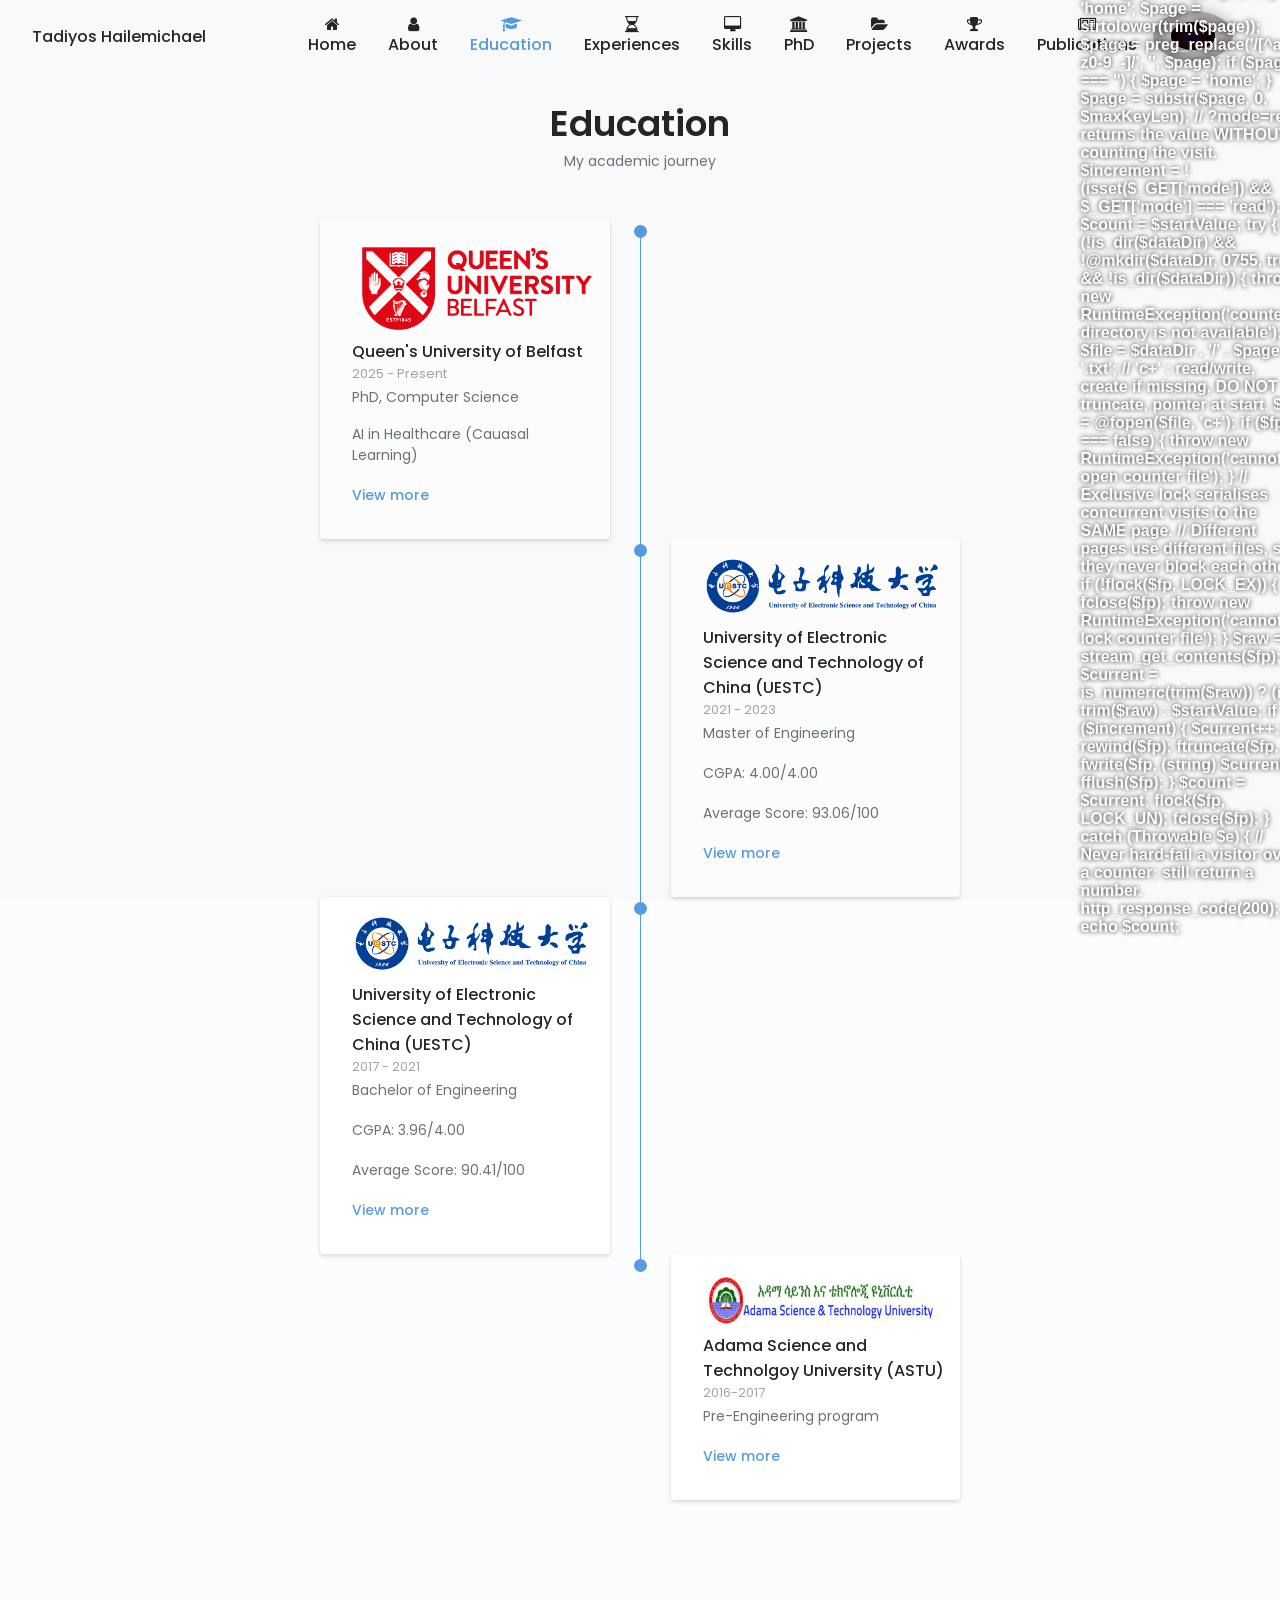
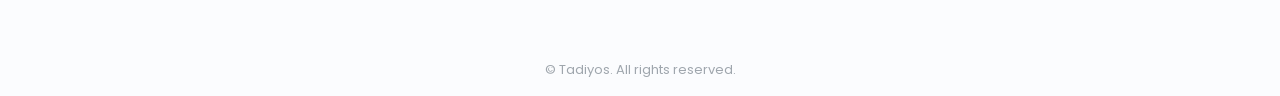
<file: education.html>
<!DOCTYPE html>

    <head>
        <!-- Character & Viewport -->
        <meta charset="UTF-8">
        <meta name="viewport" content="width=device-width, initial-scale=1.0">
        <meta http-equiv="X-UA-Compatible" content="IE=edge">
        <meta name="theme-color" content="#2d3038">

        <meta name="robots" content="noarchive"> <!-- Prevents Google from storing old cache -->
        <meta http-equiv="Cache-Control" content="no-cache"> <!-- Browser-level cache busting -->


        <!-- Primary Meta Tags -->
        <title>Tadiyos Hailemichael Mamo | PhD Candidate & AI Researcher | Machine Learning | Data Science | Backend Development</title>
        <meta name="description" content="Tadiyos Hailemichael Mamo is a PhD candidate in Computer Science at Queen's University Belfast specializing in AI research, machine learning, and data mining. With a Master's from UESTC and experience at Huawei and SUSTech, he focuses on AI in healthcare, time-series anomaly detection, and surgical workflow analysis.">
        <meta name="author" content="Tadiyos Hailemichael Mamo">
        <meta name="keywords" content="Tadiyos Hailemichael, AI Researcher, Machine Learning Engineer, PhD Computer Science, Data Scientist, Time Series Anomaly Detection, Surgical Workflow Analysis, AI in Healthcare, Backend Developer, API Development, Queen's University Belfast Student, QUB, UESTC, SUSTech, UESTC Graduate, SUSTech Researcher, Huawei AI Engineer, Ethiopia Computer Scientist, Deep Learning Expert, Python Developer, Java Developer, C++ Programmer, PyTorch, Neural Networks, Data Mining, Knowledge Graphs, Federated Learning, Computer Vision, Multivariate Time Series Analysis, Academic Achievement Award Winner">

        <!-- Open Graph / Facebook -->
        <meta property="og:type" content="profile">
        <meta property="og:title" content="Tadiyos Hailemichael Mamo | PhD Candidate & AI Researcher">
        <meta property="og:description" content="AI Researcher specializing in machine learning, healthcare applications, and time-series analysis. PhD candidate at Queen's University Belfast with industry experience at Huawei and SUSTech.">
        <meta property="og:url" content="https://tadiyos.com">
        <meta property="og:site_name" content="Tadiyos Hailemichael Mamo">
        <meta property="profile:first_name" content="Tadiyos">
        <meta property="profile:last_name" content="Hailemichael Mamo">

        <!-- Twitter -->
        <meta name="twitter:card" content="summary_large_image">
        <meta name="twitter:site" content="@tadiyos">
        <meta name="twitter:creator" content="@tadiyos">
        <meta name="twitter:title" content="Tadiyos Hailemichael Mamo | AI Researcher & PhD Candidate">
        <meta name="twitter:description" content="Computer Science PhD researcher specializing in AI applications for healthcare, surgical workflow analysis, and time-series anomaly detection. UESTC and QUB alumnus.">

        <!-- Additional Meta Tags -->
        <meta name="audience" content="researchers, tech professionals, academic community">
        <meta name="distribution" content="global">
        <meta name="rating" content="general">
        <meta name="copyright" content="Copyright © tadiyos.com">
        <meta name="revisit-after" content="7 days">
        <meta http-equiv="Pragma" content="no-cache">
        <meta http-equiv="Expires" content="-1">
        <meta http-equiv="CACHE-CONTROL" content="NO-CACHE">

        <!-- OPTIMIZED Favicons (Same paths, removed legacy cruft) -->
        <link rel="apple-touch-icon" sizes="180x180" href="./packages/assets/img/icons/apple-icon-180x180.png">
        <link rel="icon" type="image/png" sizes="32x32" href="./packages/assets/img/icons/favicon-32x32.png">
        <link rel="icon" type="image/png" sizes="16x16" href="./packages/assets/img/icons/favicon-16x16.png">
        <link rel="manifest" href="./packages/assets/img/icons/manifest.json">
        <meta name="msapplication-TileColor" content="#2d3038">
        <meta name="theme-color" content="#2d3038">

        <!--==================== UNICONS ====================-->
        <link rel="stylesheet" href="https://unicons.iconscout.com/release/v4.0.0/css/line.css">
        
        <!--==================== SWIPER CSS ====================-->
        <link rel="stylesheet" href="./packages/assets/css/swiper-bundle.min.css">
        
        <!--==================== CSS ====================-->
        <link rel="stylesheet" href="./packages/assets/css/styles.css">

      
       <!-- Additional CSS Files -->
       <link rel="stylesheet" href="https://cdnjs.cloudflare.com/ajax/libs/font-awesome/4.7.0/css/font-awesome.min.css">
               
    </head>
    <body>
        <!--==================== HEADER ====================-->
        <header class="header" id="header">
            <nav class="nav">
                <a href="index.html" class="nav__logo">Tadiyos Hailemichael</a>
                <div class="nav__menu" id="nav-menu">
                    <ul class="nav__list grid">

                        <li class="nav__item">
                            <a href="index.html" class="nav__link">
                                <i class="fa fa-home nav__icon"></i>Home
                            </a>
                        </li>

                        <li class="nav__item">
                            <a href="about.html" class="nav__link">
                                <i class="fa fa-user nav__icon"></i>About
                            </a>
                        </li>

                        <li class="nav__item">
                            <a href="javascript:void(0);" class="nav__link active-link">
                                <i class="fa fa-graduation-cap nav__icon"></i>Education
                            </a>
                        </li>      
                        
                        
                        <li class="nav__item">
                            <a href="experience.html" class="nav__link">
                                <i class="fa fa-hourglass-half nav__icon"></i>Experiences
                            </a>
                        </li>

                        <li class="nav__item">
                            <a href="skills.html" class="nav__link">
                                <i class="fa fa-desktop nav__icon"></i>Skills
                            </a>
                        </li>

                        <li class="nav__item">
                            <a href="phd_project.html" class="nav__link">
                                <i class="fa fa-university nav__icon"></i>PhD                                
                            </a>
                        </li>

                        <li class="nav__item">
                            <a href="project.html" class="nav__link">
                                <i class="fa fa-folder-open nav__icon"></i>Projects                                
                            </a>
                        </li>

                        <li class="nav__item">
                            <a href="awards.html" class="nav__link">
                                <i class="fa fa-trophy nav__icon"></i>Awards                                
                            </a>
                        </li>

                        <li class="nav__item">
                            <a href="publications.html" class="nav__link">
                                <i class="fa fa-newspaper-o nav__icon"></i>Publications                                
                            </a>
                        </li>   

<!--                         <li class="nav__item">
                            <a href="contact.html" class="nav__link">
                                <i class="fa fa-address-book-o nav__icon"></i>Contact                               
                            </a>
                        </li> -->
                    </ul>
                    <i class="uil uil-times nav__close" id="nav-close"></i>
                </div>
                <div class="nav__btns">
                    <div class="eye-counter">
                        <div class="eye-container" id="eyeContainer">
                            <div class="eye-outer">
                                <div class="eye-inner">
                                    <div class="pupil"></div>
                                </div>
                            </div>
                            <div class="counter-number" id="visitorCount">0</div>
                        </div>
                    </div>



                    <!-- Theme change button -->

                    <i class="uil uil-moon change-theme" id="theme-button"></i>

<!--                     <div class="nav__toggle" id="nav-toggle">
                        <i class="uil uil-apps"></i>
                    </div> -->


                    <div class="nav__toggle" id="nav-toggle">
                      <div class="hamburger">
                        <span></span>
                        <span></span>
                        <span></span>
                      </div>
                    </div>
                </div>
            </nav>
        </header>


        <!--==================== MAIN ====================-->
        <main class="main">
              <!--==================== QUALIFICATION ====================-->
            <section class="qualification section">
                <h2 class="section__title">  Education</h2>
                <span class="section__subtitle">My academic journey</span>
                    <div class="qualification__sections">
                        <div class="qualification__content qualification__active" data-content id="education">

                            <!--==================== QUALIFICATION 1 ====================--> 
                            <div class="qualification__data">
                                <div class="services__content">
                                    <img src="./packages/education/queens.png" class="img-fluid" alt="">
                                    <h3 class="qualification__title">Queen's University of Belfast</h3>
                                    <div class="qualification__calendar">
                                        <i class="uil uil-calendar-alt"></i>
                                        2025 - Present
                                    </div>                                     
                                    <p><span class="qualification__subtitle">PhD, Computer Science</span></p>
     
                                    <p><span class="qualification__subtitle">AI in Healthcare (Cauasal Learning)</span></p>
                                    
                                    <span class="button button--flex button--small button--link services__button">
                                        View more
                                        <i class="uil uil-arrow-right button__icon"></i>
                                    </span>
            
                                    <div class="services__modal">
                                        <div class="services__modal-content">
                                            <h4 class="services__modal-title">During PhD Study: <br></h4>
                                            <i class="uil uil-times services__modal-close"></i>
            
                                            <ul class="services__modal-services grid">
                                                <li class="services__modal-service">
                                                    <img src="./packages/education/Coming Soon.jpg" class="img-fluid" alt="">
                                                </li>            
                                            </ul>
                                        </div>
                                    </div>

                                    
                                </div>

                                <div>
                                    <span class="qualification__rounder"></span>
                                    <span class="qualification__line"></span>
                                </div>
                            </div>
                            
                            <!--==================== QUALIFICATION 2 ====================--> 
                            <div class="qualification__data">
                                <div></div>
                                <div>
                                <span class="qualification__rounder"></span>
                                <span class="qualification__line"></span>
                                </div>

                                <div class="services__content">
                                    <img src="./packages/education/UESTC.png" class="img-fluid" alt="">
                                    <h3 class="qualification__title">University of Electronic Science and Technology of China (UESTC)</h3>
                                    <div class="qualification__calendar">
                                        <i class="uil uil-calendar-alt"></i>
                                        2021 - 2023
                                    </div>                                    
                                    <p><span class="qualification__subtitle">Master of Engineering</span></p>
                                    <p><span class="qualification__subtitle">CGPA: 4.00/4.00</span></p>
                                    <p><span class="qualification__subtitle">Average Score: 93.06/100</span></p>


                                    <span class="button button--flex button--small button--link services__button">
                                        View more
                                        <i class="uil uil-arrow-right button__icon"></i>
                                    </span>
            
                                    <div class="services__modal">
                                        <div class="services__modal-content">
                                            <h4 class="services__modal-title">During Master of Engineering Study: <br></h4>
                                            <i class="uil uil-times services__modal-close"></i>
            
                                            <ul class="services__modal-services grid">
                                                <li class="services__modal-service">
                                                    <i class="uil uil-check-circle services__modal-icon"></i>
                                                    <p> <strong>Dessertation Title: </strong> A Deep Learning Framework for Anomaly Detection on Multivariate Time Series.</p>
                                                </li>
                                                <li class="services__modal-service">
                                                    <i class="uil uil-check-circle services__modal-icon"></i>
                                                    <p> <strong>Research Group: </strong> Data Mining Lab, Big Data Research Center, UESTC.</p>
                                                </li>                                                
                                                <li class="services__modal-service">
                                                    <i class="uil uil-check-circle services__modal-icon"></i>
                                                    <p><strong>Second Runner-up</strong> for 2022 Outstanding International Student of UESTC.</p>
                                                </li>

                                                <li class="services__modal-service">
                                                    <i class="uil uil-check-circle services__modal-icon"></i>
                                                    <p><strong>First Prize</strong> Academic Achievement Award (2021/2022).</p>
                                                </li>
            
                                                <li class="services__modal-service">
                                                    <i class="uil uil-check-circle services__modal-icon"></i>
                                                    <p><strong>First Prize</strong> Excellent Performance Award (2021/2022).</p>
                                                </li>
            

                                            </ul>
                                        </div>
                                    </div>

                                </div>
                            </div> 

                            <!--==================== QUALIFICATION 3 ====================--> 
                            <div class="qualification__data">
                                <div class="services__content">
                                    <img src="./packages/education/UESTC.png" class="img-fluid" alt="">
                                    <h3 class="qualification__title">University of Electronic Science and Technology of China (UESTC)</h3>
                                    <div class="qualification__calendar">
                                        <i class="uil uil-calendar-alt"></i>
                                        2017 - 2021
                                    </div>                                    
                                    <p><span class="qualification__subtitle">Bachelor of Engineering</span></p>
                                    <p><span class="qualification__subtitle">CGPA: 3.96/4.00</span></p>
                                    <p><span class="qualification__subtitle">Average Score: 90.41/100</span> </p>                                   

                                    <span class="button button--flex button--small button--link services__button">
                                        View more
                                        <i class="uil uil-arrow-right button__icon"></i>
                                    </span>
            
                                    <div class="services__modal">
                                        <div class="services__modal-content">
                                            <h4 class="services__modal-title">During Bachelor of Engineering Study:<br></h4>
                                            <i class="uil uil-times services__modal-close"></i>
            
                                            <ul class="services__modal-services grid">
                                                <li class="services__modal-service">
                                                    <i class="uil uil-check-circle services__modal-icon"></i>
                                                    <p> <strong>Dessertation Title: </strong> Design and Implementation of Satellite Knowledge Graph and It’s Application.</p>
                                                </li>
                                                <li class="services__modal-service">
                                                    <i class="uil uil-check-circle services__modal-icon"></i>
                                                    <p><strong>Second Runner-up</strong> for 2020 Outstanding International Student of UESTC.</p>
                                                </li>
                                                <li class="services__modal-service">
                                                    <i class="uil uil-check-circle services__modal-icon"></i>
                                                    <p><strong>First Prize</strong> Academic Achievement Award (2019/2020).</p>
                                                </li>
                                                <li class="services__modal-service">
                                                    <i class="uil uil-check-circle services__modal-icon"></i>
                                                    <p><strong>Second Prize</strong> Academic Achievement Award (2018/2019).</p>
                                                </li>
                                                <li class="services__modal-service">
                                                    <i class="uil uil-check-circle services__modal-icon"></i>
                                                    <p><strong>First Prize</strong> Academic Achievement Award (2017/2018).</p>
                                                </li>                                                            
                                                <li class="services__modal-service">
                                                    <i class="uil uil-check-circle services__modal-icon"></i>
                                                    <p><strong>First Prize</strong> Excellent Performance Award (2019/2020).</p>
                                                </li>
                                                <li class="services__modal-service">
                                                    <i class="uil uil-check-circle services__modal-icon"></i>
                                                    <p><strong>Third Prize</strong> Excellent Performance Award (2018/2019).</p>
                                                </li>            
                                                <li class="services__modal-service">
                                                    <i class="uil uil-check-circle services__modal-icon"></i>
                                                    <p><strong>Third Prize</strong> Excellent Performance Award (2017/2018).</p>
                                                </li>
                                            </ul>
                                        </div>
                                    </div>

                                </div>

                                <div>
                                    <span class="qualification__rounder"></span>
                                    <span class="qualification__line"></span>
                                </div>
                            </div> 

                            <!--==================== QUALIFICATION 4 ====================--> 
                            <div class="qualification__data">
                                <div></div>
                                <div>
                                    <span class="qualification__rounder"></span>
                                <!-- <span class="qualification__line"></span> -->
                                </div>

                                <div class="services__content">
                                    <img src="./packages/education/ASTU.png" class="img-fluid" alt="">
                                    <h3 class="qualification__title">Adama Science and Technolgoy University (ASTU) </h3>
                                    <div class="qualification__calendar">
                                        <i class="uil uil-calendar-alt"></i>
                                        2016-2017
                                    </div>                                    
                                    <p><span class="qualification__subtitle"> Pre-Engineering program </span></p>


                                    <span class="button button--flex button--small button--link services__button">
                                        View more
                                        <i class="uil uil-arrow-right button__icon"></i>
                                    </span>
            
                                    <div class="services__modal">
                                        <div class="services__modal-content">
                                            <h4 class="services__modal-title">During Pre-Engineering Study: <br></h4>
                                            <i class="uil uil-times services__modal-close"></i>
            
                                            <ul class="services__modal-services grid">
                                                <li class="services__modal-service">
                                                    <i class="uil uil-check-circle services__modal-icon"></i>
                                                    <p> Granted a prestigious scholarship by the Ethiopian Ministry of Science and Technology for pursuing studies at the University of Electronic Science and Technology of China.</p>
                                                </li>
                                                <li class="services__modal-service">
                                                    <i class="uil uil-check-circle services__modal-icon"></i>
                                                    <p> ACM-ICPC Training Completion Certificate.</p>
                                                </li>
            
                                                <li class="services__modal-service">
                                                    <i class="uil uil-check-circle services__modal-icon"></i>
                                                    <p>Received "highest scorer of the semester" award (Laptop Award) for outstanding academic achievement.</p>
                                                </li>



                                            </ul>
                                        </div>
                                    </div>

                                </div>

                                
                            </div>


                        </div>
                    </div>
                </div>
            </section>
        






        </main>

        <!--==================== FOOTER ====================-->
        <footer class="footer">
            <p class="footer__copy">&#169; Tadiyos. All rights reserved.</p>
        </footer>
    
        <!--==================== SCROLL TOP ====================-->
        <a href="#" class="scrollup" id="scroll-up">
            <i class="uil uil-arrow-up scrollup__icon"></i>
        </a>
        
    
        <!--==================== SWIPER JS ====================-->
        <script src="./packages/assets/js/swiper-bundle.min.js"></script>
    
        <!--==================== MAIN JS ====================-->
        <script src="./packages/assets/js/main.js"></script>

        <style>
            /* Hamburger Menu Animation */
            .hamburger {
              display: flex;
              flex-direction: column;
              justify-content: space-between;
              width: 24px;
              height: 18px;
              cursor: pointer;
            }

            .hamburger span {
              display: block;
              width: 100%;
              height: 3px;
              background-color: var(--title-color);
              transition: all 0.3s ease;
            }

            /* Animation when menu is open */
            .show-menu .hamburger span:nth-child(1) {
              transform: translateY(7px) rotate(45deg);
            }

            .show-menu .hamburger span:nth-child(2) {
              opacity: 0;
            }

            .show-menu .hamburger span:nth-child(3) {
              transform: translateY(-7px) rotate(-45deg);
            }

        </style>




        <style type="text/css">

            /* Mobile Adjustments */
            @media (max-width: 767px) {
                .qualification__sections {
                    padding: 0 0.5rem;
                }

                .qualification__data {
                    display: flex;
                    flex-direction: column;
                    position: relative;
                    padding-left: 2rem; /* Space for the vertical line */
                    margin-bottom: 2rem;
                }

                .qualification__data > div:nth-child(2) {
                    position: absolute;
                    left: 0;
                    top: 0;
                    bottom: 0;
                    width: 1px;
                    display: flex;
                    flex-direction: column;
                    align-items: center;
                }

                .qualification__rounder {
                    position: absolute;
                    top: -22px;
                }

                .qualification__line {
                    width: 1px;
                    height: 100%;
                    transform: translateX(0);
                }

                .services__content {
                    max-width: 100%; /* Full width on mobile */
                    padding: 1rem;
                }

                .qualification__title {
                    font-size: 1.1rem; /* Slightly smaller but readable */
                    white-space: normal; /* Allow wrapping on mobile */
                }

                .qualification__calendar {
                    font-size: 0.9rem;
                }

                .qualification__subtitle {
                    font-size: 0.95rem;
                }
            }



        </style>


        <!-- To make the dialog box close when we click on outside of it after opening the dialog -->
        <script>
            document.addEventListener("DOMContentLoaded", function() {
                const modalLinks = document.querySelectorAll('.services__button');
                const modals = document.querySelectorAll('.services__modal');
                const closeModalButtons = document.querySelectorAll('.services__modal-close');

                // Open modal when clicking on a modal link
                modalLinks.forEach(link => {
                    link.addEventListener('click', function(event) {
                        event.preventDefault();
                        // Find the closest modal related to the clicked button
                        const modal = this.closest('.services__content').querySelector('.services__modal');
                        modals.forEach(m => m.style.display = 'none'); // Close other modals
                        modal.style.display = 'flex'; // Show the clicked modal
                    });
                });

                // Close modal when clicking on the close button
                closeModalButtons.forEach(button => {
                    button.addEventListener('click', function() {
                        this.closest('.services__modal').style.display = 'none';
                    });
                });

                // Close modal when clicking outside of the modal
                window.addEventListener('click', function(event) {
                    modals.forEach(modal => {
                        if (event.target === modal) {
                            modal.style.display = 'none';
                        }
                    });
                });
            });

        </script>
            












    <script>
        document.addEventListener('DOMContentLoaded', async () => {
            const pageIdentifier = "education"; // Change this to match your page
            const counterElement = document.getElementById('visitorCount');
            
            try {
                // Debug: Show the API URL being called
                const apiUrl = `counter.php?page_url=${pageIdentifier}`;
                // alert(`Attempting to call API:\n${apiUrl}`);
                
                // Call your API
                const response = await fetch(apiUrl);
                
                // // Debug: Show raw response
                // alert(`API Response Status: ${response.status}\n${response.statusText}`);
                
                if (!response.ok) {
                    throw new Error(`HTTP error! status: ${response.status}`);
                }
                
                // Get and display the count
                const count = await response.text();
                // alert(`Received count value: ${count}`);
                counterElement.textContent = count;
                
            } catch (error) {
                // alert(`Error occurred:\n${error.message}`);
                counterElement.textContent = '0';
            }
        });
    </script>



    <style>
        .eye-counter {
            display: flex;
            align-items: center;
            margin-right: 15px;
        }

        .eye-container {
            position: relative;
            width: 80px;
            height: 50px;
            cursor: pointer;
        }

        .eye-outer {
            position: absolute;
            width: 100%;
            height: 100%;
            background: radial-gradient(ellipse at center, 
                #f0f0f0 0%, 
                #d4d4d4 30%, 
                #8a8a8a 70%, 
                #4a4a4a 100%);
            border-radius: 60% / 60%;
            box-shadow: 
                0 0 15px rgba(0,0,0,0.3),
                inset 0 0 10px rgba(255,255,255,0.5);
            overflow: hidden;
            transition: all 0.3s ease;
        }

        /* Blood vessel effect */
        .eye-outer::before {
            content: '';
            position: absolute;
            width: 100%;
            height: 100%;
            background: 
                radial-gradient(circle, transparent 60%, rgba(150,50,50,0.05) 60.5%) 50% 50%/80% 80%,
                linear-gradient(100deg, rgba(200,100,100,0.1) 0%, transparent 20%, transparent 80%, rgba(200,100,100,0.1) 100%);
            border-radius: 50%;
        }

        .dark-theme .eye-outer {
            background: radial-gradient(ellipse at center, 
                #4a4a4a 0%, 
                #2a2a2a 30%, 
                #1a1a1a 70%, 
                #0a0a0a 100%);
        }

        .eye-inner {
            position: absolute;
            width: 55%;
            height: 55%;
            background: radial-gradient(circle at center, 
                #3a1d0d 0%, 
                #1a0a00 50%, 
                #0a0000 100%);
            border-radius: 50%;
            top: 22.5%;
            left: 22.5%;
            box-shadow: 
                inset 0 0 15px rgba(0,0,0,0.4),
                0 0 5px rgba(255,255,255,0.3);
            transition: all 0.2s ease;
        }

        /* Iris pattern */
        .eye-inner::before {
            content: '';
            position: absolute;
            width: 100%;
            height: 100%;
            background: 
                radial-gradient(circle, transparent 65%, rgba(0,0,0,0.7) 65.5%),
                repeating-radial-gradient(circle at 30% 30%, 
                    rgba(150, 50, 200, 0.3) 0%, 
                    transparent 1%, 
                    transparent 5%);
            border-radius: 50%;
        }

        .dark-theme .eye-inner {
            background: radial-gradient(circle at center, 
                #1a0a00 0%, 
                #0a0000 50%, 
                #000 100%);
        }

        .pupil {
            position: absolute;
            width: 40%;
            height: 40%;
            background: #000;
            border-radius: 50%;
            top: 30%;
            left: 30%;
            box-shadow: 
                0 0 15px rgba(0,0,0,0.7),
                inset 0 0 10px rgba(100, 0, 150, 0.5);
            transition: all 0.1s ease;
        }

        /* Eye shine */
        .pupil::after {
            content: '';
            position: absolute;
            width: 20%;
            height: 20%;
            background: rgba(255,255,255,0.9);
            border-radius: 50%;
            top: 20%;
            left: 20%;
            filter: blur(0.5px);
        }

        .counter-number {
            position: absolute;
            top: 50%;
            left: 50%;
            transform: translate(-50%, -50%);
            font-family: 'Arial', sans-serif;
            font-weight: bold;
            font-size: 1rem;
            color: white;
            text-shadow: 0 0 5px rgba(0,0,0,0.9);
            z-index: 10;
            pointer-events: none;
        }

        /* Original Smooth Blink Animation */
        @keyframes eye-blink {
            0%, 100% { 
                transform: scaleY(1);
                border-radius: 60% / 60%;
            }
            20%, 80% {
                border-radius: 60% / 10%;
            }
            50% { 
                transform: scaleY(0.05);
                border-radius: 60% / 5%;
            }
        }

        .eye-container.active .eye-outer {
            animation: eye-blink 0.4s ease-in-out;
        }

        /* Follow cursor effect */
        .eye-container:hover .eye-inner {
            transform: translate(
                calc(var(--mouse-x) * 15px - 7.5px), 
                calc(var(--mouse-y) * 10px - 5px)
            );
        }

        .eye-container:hover .pupil {
            transform: translate(
                calc(var(--mouse-x) * 10px - 5px), 
                calc(var(--mouse-y) * 7px - 3.5px)
            );
        }

        /* Random eye movement when not hovering */
        @keyframes random-eye-movement {
            0% { transform: translate(0, 0); }
            25% { transform: translate(2px, 1px); }
            50% { transform: translate(-1px, 2px); }
            75% { transform: translate(1px, -1px); }
            100% { transform: translate(0, 0); }
        }

        .eye-inner.idle-movement {
            animation: random-eye-movement 8s infinite ease-in-out;
        }

        .pupil.idle-movement {
            animation: random-eye-movement 5s infinite ease-in-out;
        }

        /* Micro-movements when idle */
        @keyframes eye-idle {
            0%, 100% { transform: translate(0, 0); }
            25% { transform: translate(1px, 0.5px); }
            50% { transform: translate(0, 1px); }
            75% { transform: translate(-0.5px, 0.5px); }
        }

        .eye-outer {
            animation: eye-idle 8s infinite ease-in-out;
        }

        /* Responsive Design */
        @media (max-width: 767px) {
            .eye-container {
                width: 70px;
                height: 45px;
            }
            
            .counter-number {
                font-size: 0.9rem;
            }
        }
    </style>

    <script>
        document.addEventListener('DOMContentLoaded', function() {
            // Initialize eye elements
            const eyeContainer = document.getElementById('eyeContainer');
            const eyeOuter = document.querySelector('.eye-outer');
            const eyeInner = document.querySelector('.eye-inner');
            const pupil = document.querySelector('.pupil');
            
            // Add idle movement classes
            eyeInner.classList.add('idle-movement');
            pupil.classList.add('idle-movement');
            
            // Track mouse position for eye following effect
            eyeContainer.addEventListener('mousemove', (e) => {
                const rect = e.currentTarget.getBoundingClientRect();
                const x = (e.clientX - rect.left) / rect.width;
                const y = (e.clientY - rect.top) / rect.height;
                
                // Remove idle movement when hovering
                eyeInner.classList.remove('idle-movement');
                pupil.classList.remove('idle-movement');
                
                // Update CSS variables for positioning
                e.currentTarget.style.setProperty('--mouse-x', x);
                e.currentTarget.style.setProperty('--mouse-y', y);
            });
            
            // Return to idle movement when mouse leaves
            eyeContainer.addEventListener('mouseleave', () => {
                eyeInner.classList.add('idle-movement');
                pupil.classList.add('idle-movement');
                
                // Reset position
                eyeInner.style.transform = '';
                pupil.style.transform = '';
            });
            
            // Original smooth blinking function
            function setupSmoothBlinking() {
                function triggerBlink() {
                    eyeContainer.classList.add('active');
                    setTimeout(() => {
                        eyeContainer.classList.remove('active');
                        
                        // Schedule next blink with random delay (2-6 seconds)
                        const nextBlink = 2000 + Math.random() * 4000;
                        setTimeout(triggerBlink, nextBlink);
                    }, 300); // Blink duration
                }
                
                // Initial blink after random delay
                const initialBlinkDelay = 1000 + Math.random() * 3000;
                setTimeout(triggerBlink, initialBlinkDelay);
            }
            
            // Occasional larger eye movements (looking around)
            function randomEyeMovement() {
                if (!eyeContainer.matches(':hover')) {
                    const movements = [
                        { x: 0.8, y: 0.2 },
                        { x: -0.7, y: 0.3 },
                        { x: 0.4, y: -0.5 },
                        { x: -0.3, y: -0.6 }
                    ];
                    
                    const move = movements[Math.floor(Math.random() * movements.length)];
                    eyeContainer.style.setProperty('--mouse-x', move.x);
                    eyeContainer.style.setProperty('--mouse-y', move.y);
                    
                    // Reset after a short delay
                    setTimeout(() => {
                        if (!eyeContainer.matches(':hover')) {
                            eyeContainer.style.setProperty('--mouse-x', 0.5);
                            eyeContainer.style.setProperty('--mouse-y', 0.5);
                        }
                    }, 1000);
                }
                
                // Schedule next movement (every 5-15 seconds)
                const nextMovement = 5000 + Math.random() * 10000;
                setTimeout(randomEyeMovement, nextMovement);
            }
            
            // Theme change detection
            function updateEyeTheme() {
                if (document.body.classList.contains('dark-theme')) {
                    eyeOuter.classList.add('dark-theme');
                    eyeInner.classList.add('dark-theme');
                } else {
                    eyeOuter.classList.remove('dark-theme');
                    eyeInner.classList.remove('dark-theme');
                }
            }
            
            // Initialize all eye behaviors
            setupSmoothBlinking();
            setTimeout(randomEyeMovement, 5000);
            
            // Watch for theme changes
            const observer = new MutationObserver(updateEyeTheme);
            observer.observe(document.body, { 
                attributes: true, 
                attributeFilter: ['class'] 
            });
            
            updateEyeTheme();
        });
    </script>

            
    </body>
    
    </html>
</file>
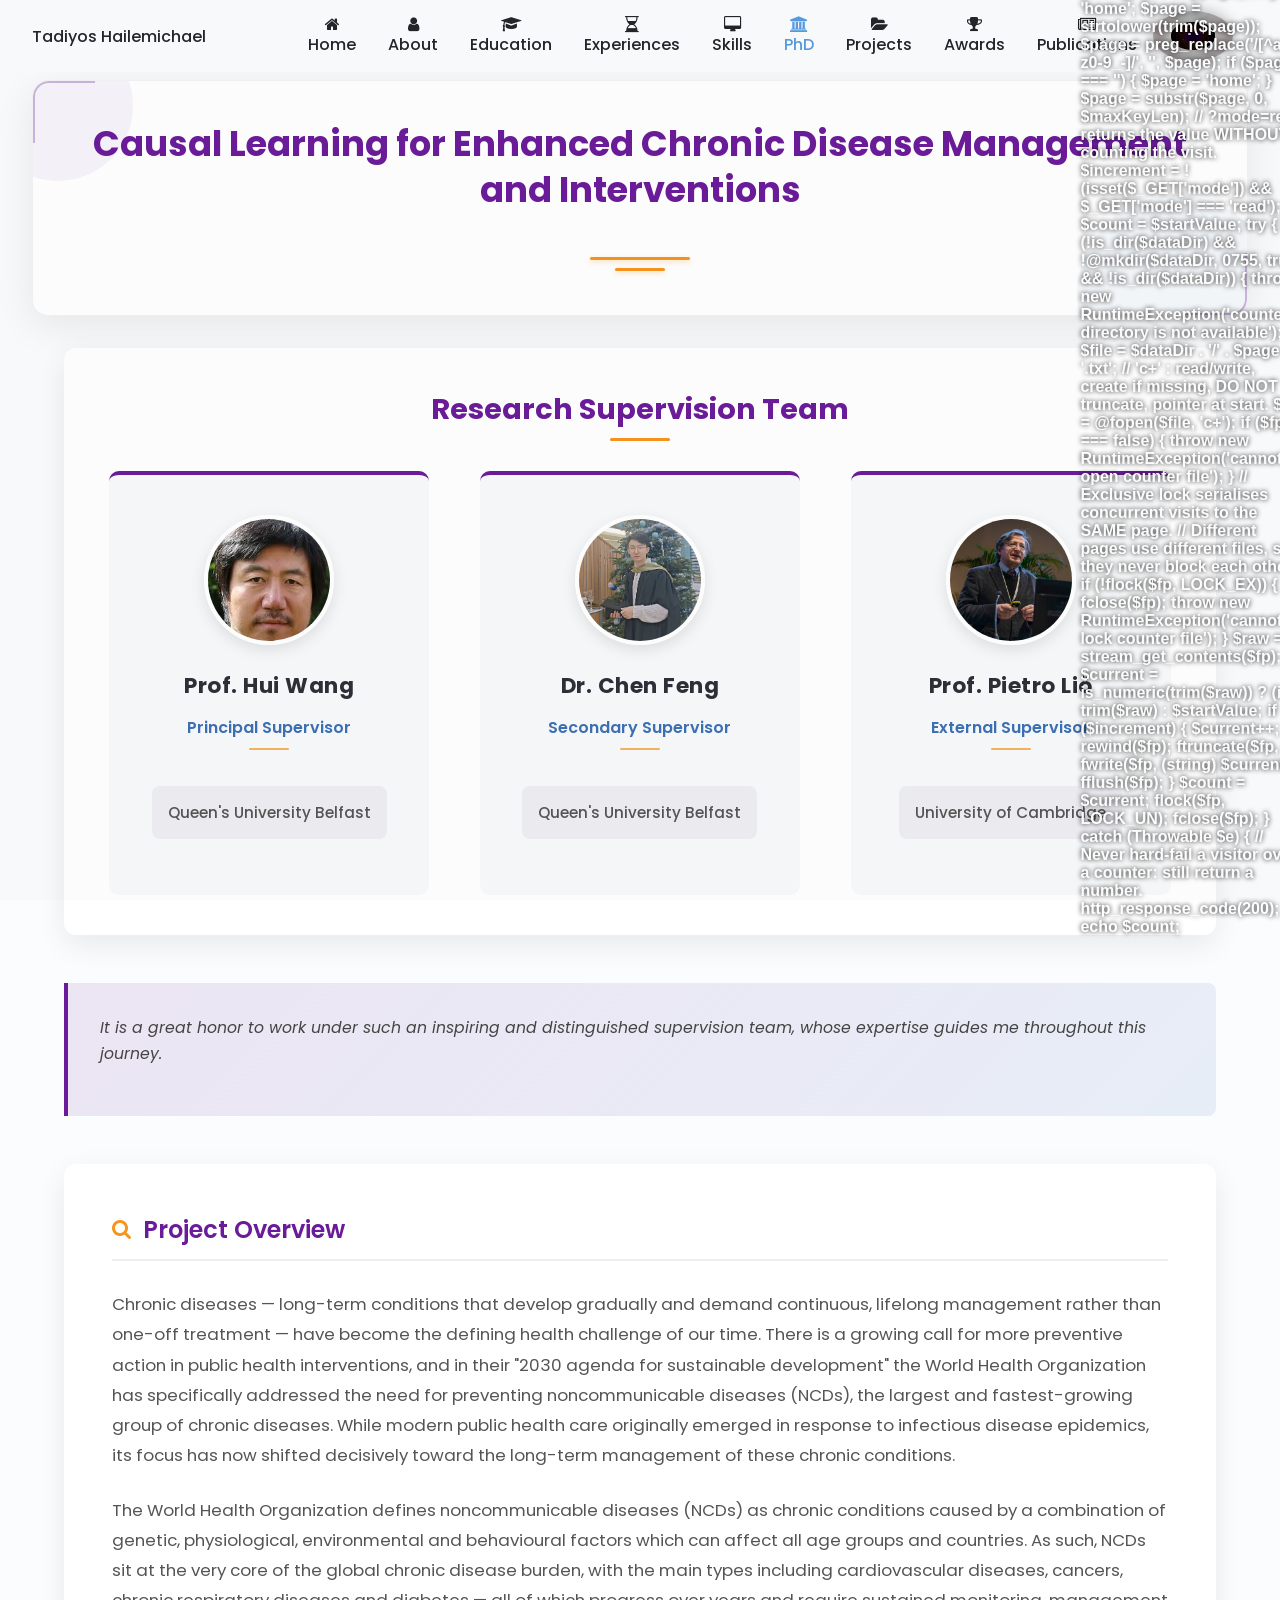
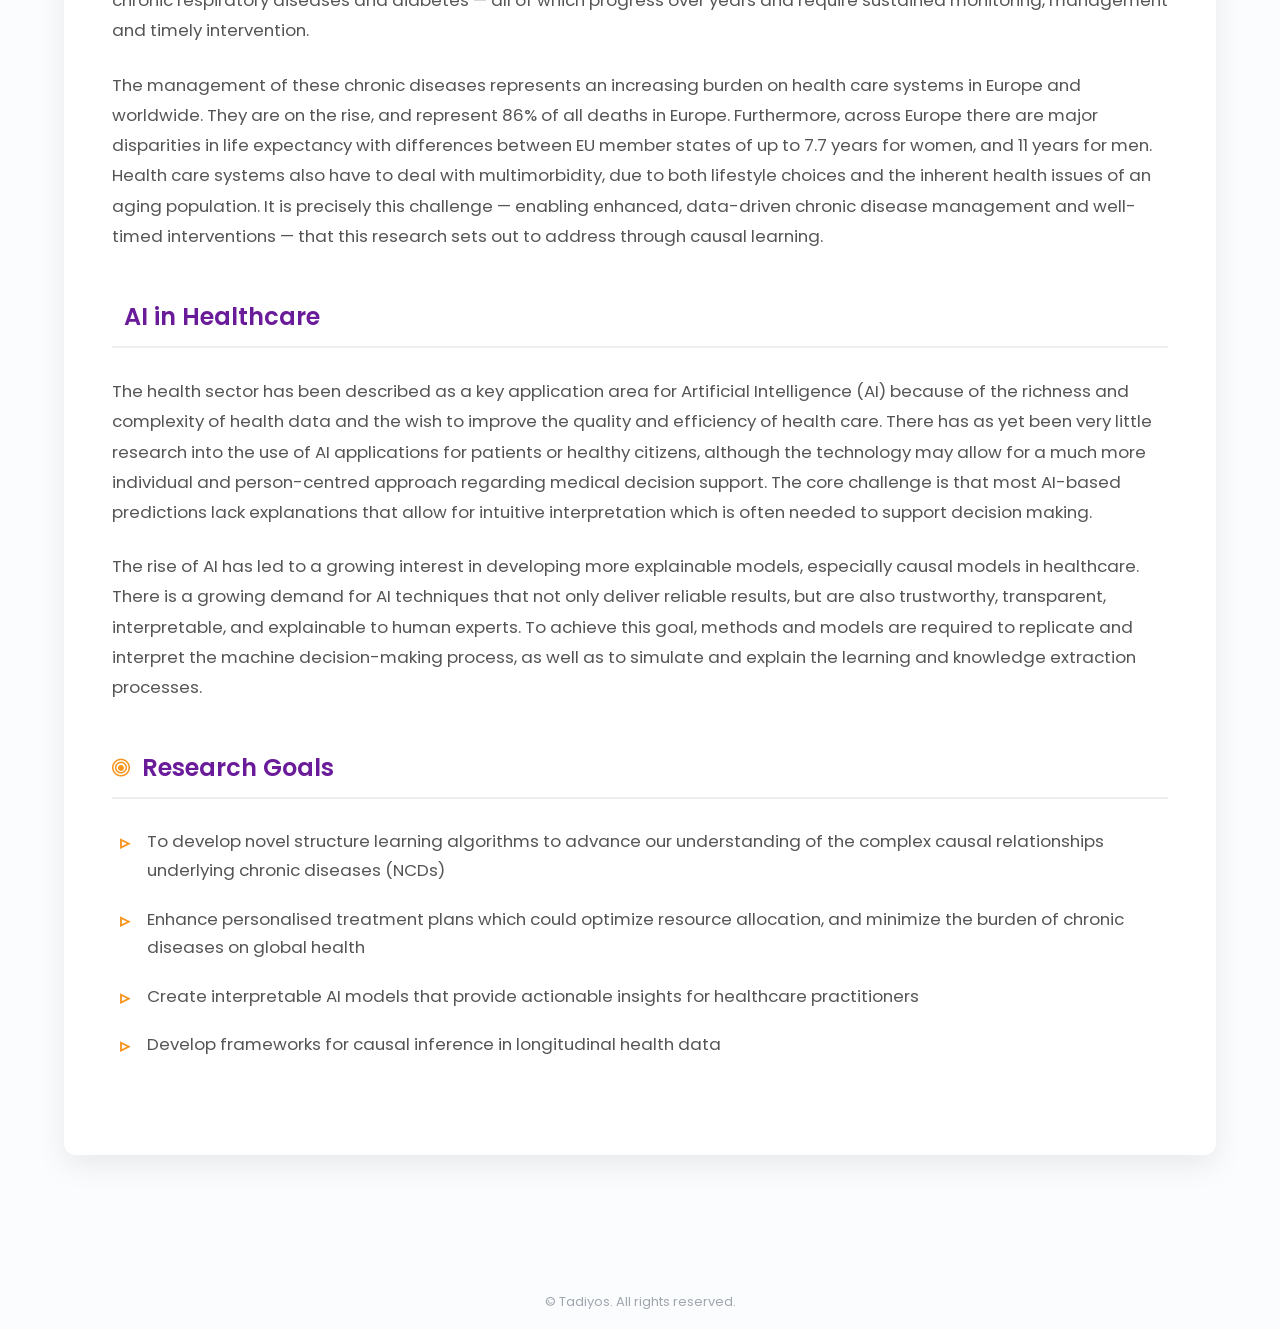
<file: phd_project.html>
<!DOCTYPE html>

    <head>
        <!-- Character & Viewport -->
        <meta charset="UTF-8">
        <meta name="viewport" content="width=device-width, initial-scale=1.0">
        <meta http-equiv="X-UA-Compatible" content="IE=edge">
        <meta name="theme-color" content="#2d3038">

        <meta name="robots" content="noarchive"> <!-- Prevents Google from storing old cache -->
        <meta http-equiv="Cache-Control" content="no-cache"> <!-- Browser-level cache busting -->


        <!-- Primary Meta Tags -->
        <title>Tadiyos Hailemichael Mamo | PhD Candidate & AI Researcher | Machine Learning | Data Science | Backend Development</title>
        <meta name="description" content="Tadiyos Hailemichael Mamo is a PhD candidate in Computer Science at Queen's University Belfast specializing in AI research, machine learning, and data mining. With a Master's from UESTC and experience at Huawei and SUSTech, he focuses on AI in healthcare, time-series anomaly detection, and surgical workflow analysis.">
        <meta name="author" content="Tadiyos Hailemichael Mamo">
        <meta name="keywords" content="Tadiyos Hailemichael, AI Researcher, Machine Learning Engineer, PhD Computer Science, Data Scientist, Time Series Anomaly Detection, Surgical Workflow Analysis, AI in Healthcare, Backend Developer, API Development, Queen's University Belfast Student, QUB, UESTC, SUSTech, UESTC Graduate, SUSTech Researcher, Huawei AI Engineer, Ethiopia Computer Scientist, Deep Learning Expert, Python Developer, Java Developer, C++ Programmer, PyTorch, Neural Networks, Data Mining, Knowledge Graphs, Federated Learning, Computer Vision, Multivariate Time Series Analysis, Academic Achievement Award Winner">

        <!-- Open Graph / Facebook -->
        <meta property="og:type" content="profile">
        <meta property="og:title" content="Tadiyos Hailemichael Mamo | PhD Candidate & AI Researcher">
        <meta property="og:description" content="AI Researcher specializing in machine learning, healthcare applications, and time-series analysis. PhD candidate at Queen's University Belfast with industry experience at Huawei and SUSTech.">
        <meta property="og:url" content="https://tadiyos.com">
        <meta property="og:site_name" content="Tadiyos Hailemichael Mamo">
        <meta property="profile:first_name" content="Tadiyos">
        <meta property="profile:last_name" content="Hailemichael Mamo">

        <!-- Twitter -->
        <meta name="twitter:card" content="summary_large_image">
        <meta name="twitter:site" content="@tadiyos">
        <meta name="twitter:creator" content="@tadiyos">
        <meta name="twitter:title" content="Tadiyos Hailemichael Mamo | AI Researcher & PhD Candidate">
        <meta name="twitter:description" content="Computer Science PhD researcher specializing in AI applications for healthcare, surgical workflow analysis, and time-series anomaly detection. UESTC and QUB alumnus.">

        <!-- Additional Meta Tags -->
        <meta name="audience" content="researchers, tech professionals, academic community">
        <meta name="distribution" content="global">
        <meta name="rating" content="general">
        <meta name="copyright" content="Copyright © tadiyos.com">
        <meta name="revisit-after" content="7 days">
        <meta http-equiv="Pragma" content="no-cache">
        <meta http-equiv="Expires" content="-1">
        <meta http-equiv="CACHE-CONTROL" content="NO-CACHE">

        <!-- OPTIMIZED Favicons (Same paths, removed legacy cruft) -->
        <link rel="apple-touch-icon" sizes="180x180" href="./packages/assets/img/icons/apple-icon-180x180.png">
        <link rel="icon" type="image/png" sizes="32x32" href="./packages/assets/img/icons/favicon-32x32.png">
        <link rel="icon" type="image/png" sizes="16x16" href="./packages/assets/img/icons/favicon-16x16.png">
        <link rel="manifest" href="./packages/assets/img/icons/manifest.json">
        <meta name="msapplication-TileColor" content="#2d3038">
        <meta name="theme-color" content="#2d3038">

        <!-- All other meta tags remain the same -->
        
        <!--==================== UNICONS ====================-->
        <link rel="stylesheet" href="https://unicons.iconscout.com/release/v4.0.0/css/line.css">
        
        <!--==================== SWIPER CSS ====================-->
        <link rel="stylesheet" href="./packages/assets/css/swiper-bundle.min.css">
        
        <!--==================== CSS ====================-->
        <link rel="stylesheet" href="./packages/assets/css/styles.css">

        <!-- Additional CSS Files -->
        <link rel="stylesheet" href="https://cdnjs.cloudflare.com/ajax/libs/font-awesome/4.7.0/css/font-awesome.min.css">
        <link href="./packages/awards/css/styles.css" rel="stylesheet" />

        <title>Tadiyos Hailemichael</title>

    </head>
<body>
    <!--==================== HEADER ====================-->
    <header class="header" id="header">
        <nav class="nav">
            <a href="javascript:void(0);" class="nav__logo">Tadiyos Hailemichael</a>
            <div class="nav__menu" id="nav-menu">
                <ul class="nav__list grid">
                    <li class="nav__item">
                        <a href="index.html" class="nav__link">
                            <i class="fa fa-home nav__icon"></i>Home
                        </a>
                    </li>
                    <li class="nav__item">
                        <a href="about.html" class="nav__link">
                            <i class="fa fa-user nav__icon"></i>About
                        </a>
                    </li>
                    <li class="nav__item">
                        <a href="education.html" class="nav__link">
                            <i class="fa fa-graduation-cap nav__icon"></i>Education
                        </a>
                    </li>      
                    <li class="nav__item">
                        <a href="experience.html" class="nav__link">
                            <i class="fa fa-hourglass-half nav__icon"></i>Experiences
                        </a>
                    </li>
                    <li class="nav__item">
                        <a href="skills.html" class="nav__link">
                            <i class="fa fa-desktop nav__icon"></i>Skills
                        </a>
                    </li>
                    <li class="nav__item">
                        <a href="javascript:void(0)" class="nav__link active-link">
                            <i class="fa fa-university nav__icon"></i>PhD                                
                        </a>
                    </li>
                    <li class="nav__item">
                        <a href="project.html" class="nav__link">
                            <i class="fa fa-folder-open nav__icon"></i>Projects                                
                        </a>
                    </li>
                    <li class="nav__item">
                        <a href="awards.html" class="nav__link">
                            <i class="fa fa-trophy nav__icon"></i>Awards                                
                        </a>
                    </li>
                    <li class="nav__item">
                        <a href="publications.html" class="nav__link">
                            <i class="fa fa-newspaper-o nav__icon"></i>Publications                                
                        </a>
                    </li>   
<!--                     <li class="nav__item">
                        <a href="contact.html" class="nav__link">
                            <i class="fa fa-address-book-o nav__icon"></i>Contact                               
                        </a>
                    </li> -->
                </ul>
                <i class="uil uil-times nav__close" id="nav-close"></i>
            </div>
            <div class="nav__btns">
                <div class="eye-counter">
                    <div class="eye-container" id="eyeContainer">
                        <div class="eye-outer">
                            <div class="eye-inner">
                                <div class="pupil"></div>
                            </div>
                        </div>
                        <div class="counter-number" id="visitorCount">0</div>
                    </div>
                </div>



                <i class="uil uil-moon change-theme" id="theme-button"></i>
<!--                     <div class="nav__toggle" id="nav-toggle">
                        <i class="uil uil-apps"></i>
                    </div> -->


                    <div class="nav__toggle" id="nav-toggle">
                      <div class="hamburger">
                        <span></span>
                        <span></span>
                        <span></span>
                      </div>
                    </div>
            </div>
        </nav>
    </header>

    <main class="main">
        <!-- Hero Section -->
        <section class="phd-hero">
            <div class="phd-title-container">
                <h1 class="phd-main-title">
                    Causal Learning for Enhanced Chronic Disease Management and Interventions
                </h1>
                <span class="phd-title-underline"></span>
            </div>
        </section>
        
        <!-- Supervisors Section -->
        <div class="phd-container">
            <div class="supervisors-section">
                <h2 class="section-title">Research Supervision Team</h2>
                <div class="supervisors-grid">
                    <div class="supervisor-card">
                        <img src="packages/assets/img/pp/huiwang.jpg" alt="Prof. Hui Wang" class="supervisor-img">
                        <h3 class="supervisor-name">Prof. Hui Wang</h3>
                        <p class="supervisor-role">Principal Supervisor</p>
                        <p class="supervisor-uni">Queen's University Belfast</p>
                    </div>
                    
                    <div class="supervisor-card">
                        <img src="packages/assets/img/pp/chenfeng.jpg" alt="Dr. Chen Feng" class="supervisor-img">
                        <h3 class="supervisor-name">Dr. Chen Feng</h3>
                        <p class="supervisor-role">Secondary Supervisor</p>
                        <p class="supervisor-uni">Queen's University Belfast</p>
                    </div>
                    
                    <div class="supervisor-card">
                        <img src="packages/assets/img/pp/pietrolio.jpg" alt="Prof. Pietro Liò" class="supervisor-img">
                        <h3 class="supervisor-name">Prof. Pietro Liò</h3>
                        <p class="supervisor-role">External Supervisor</p>
                        <p class="supervisor-uni">University of Cambridge</p>
                    </div>
                </div>
            </div>
            
            <div class="gratitude-box">
                <p class="gratitude-text">It is a great honor to work under such an inspiring and distinguished supervision team, whose expertise guides me throughout this journey.</p>
            </div>
            
            <!-- Research Content -->
            <div class="phd-content">
                <div class="content-section">
                    <h3 class="content-title"><i class="fa fa-search"></i> Project Overview</h3>
                    <p class="content-text">Chronic diseases &mdash; long-term conditions that develop gradually and demand continuous, lifelong management rather than one-off treatment &mdash; have become the defining health challenge of our time. There is a growing call for more preventive action in public health interventions, and in their "2030 agenda for sustainable development" the World Health Organization has specifically addressed the need for preventing noncommunicable diseases (NCDs), the largest and fastest-growing group of chronic diseases. While modern public health care originally emerged in response to infectious disease epidemics, its focus has now shifted decisively toward the long-term management of these chronic conditions.</p>
                    
                    <p class="content-text">The World Health Organization defines noncommunicable diseases (NCDs) as chronic conditions caused by a combination of genetic, physiological, environmental and behavioural factors which can affect all age groups and countries. As such, NCDs sit at the very core of the global chronic disease burden, with the main types including cardiovascular diseases, cancers, chronic respiratory diseases and diabetes &mdash; all of which progress over years and require sustained monitoring, management and timely intervention.</p>
                    
                    <p class="content-text">The management of these chronic diseases represents an increasing burden on health care systems in Europe and worldwide. They are on the rise, and represent 86% of all deaths in Europe. Furthermore, across Europe there are major disparities in life expectancy with differences between EU member states of up to 7.7 years for women, and 11 years for men. Health care systems also have to deal with multimorbidity, due to both lifestyle choices and the inherent health issues of an aging population. It is precisely this challenge &mdash; enabling enhanced, data-driven chronic disease management and well-timed interventions &mdash; that this research sets out to address through causal learning.</p>
                </div>
                
                <div class="content-section">
                    <h3 class="content-title"><i class="fa fa-brain"></i> AI in Healthcare</h3>
                    <p class="content-text">The health sector has been described as a key application area for Artificial Intelligence (AI) because of the richness and complexity of health data and the wish to improve the quality and efficiency of health care. There has as yet been very little research into the use of AI applications for patients or healthy citizens, although the technology may allow for a much more individual and person-centred approach regarding medical decision support. The core challenge is that most AI-based predictions lack explanations that allow for intuitive interpretation which is often needed to support decision making.</p>
                    
                    <p class="content-text">The rise of AI has led to a growing interest in developing more explainable models, especially causal models in healthcare. There is a growing demand for AI techniques that not only deliver reliable results, but are also trustworthy, transparent, interpretable, and explainable to human experts. To achieve this goal, methods and models are required to replicate and interpret the machine decision-making process, as well as to simulate and explain the learning and knowledge extraction processes.</p>
                </div>
                
                <div class="content-section">
                    <h3 class="content-title"><i class="fa fa-bullseye"></i> Research Goals</h3>
                    <ul class="phd-goals">
                        <li>To develop novel structure learning algorithms to advance our understanding of the complex causal relationships underlying chronic diseases (NCDs)</li>
                        <li>Enhance personalised treatment plans which could optimize resource allocation, and minimize the burden of chronic diseases on global health</li>
                        <li>Create interpretable AI models that provide actionable insights for healthcare practitioners</li>
                        <li>Develop frameworks for causal inference in longitudinal health data</li>
                    </ul>
                </div>
            </div>
        </div>
    </main>
    
    <!--==================== FOOTER ====================-->
    <footer class="footer">
        <p class="footer__copy">&#169; Tadiyos. All rights reserved.</p>
    </footer>

    <!--==================== SCROLL TOP ====================-->
    <a href="#" class="scrollup" id="scroll-up">
        <i class="uil uil-arrow-up scrollup__icon"></i>
    </a>
    
    <!--==================== SWIPER JS ====================-->
    <script src="./packages/assets/js/swiper-bundle.min.js"></script>

    <!--==================== MAIN JS ====================-->
    <script src="./packages/assets/js/main.js"></script>


<style>
    /* Hamburger Menu Animation */
    .hamburger {
      display: flex;
      flex-direction: column;
      justify-content: space-between;
      width: 24px;
      height: 18px;
      cursor: pointer;
    }

    .hamburger span {
      display: block;
      width: 100%;
      height: 3px;
      background-color: var(--title-color);
      transition: all 0.3s ease;
    }

    /* Animation when menu is open */
    .show-menu .hamburger span:nth-child(1) {
      transform: translateY(7px) rotate(45deg);
    }

    .show-menu .hamburger span:nth-child(2) {
      opacity: 0;
    }

    .show-menu .hamburger span:nth-child(3) {
      transform: translateY(-7px) rotate(-45deg);
    }







    
    :root {
        --phd-primary: #6a1b9a;
        --phd-secondary: #3c70b4;
        --phd-accent: #f7941d;
        --phd-light: #f8f9fa;
        --phd-dark: #2d3038;
        --hero-bg-light: linear-gradient(135deg, var(--phd-primary), var(--phd-secondary));
        --hero-bg-dark: linear-gradient(135deg, #3a1068, #2a4a7a);
        --container-color: #1f242d;
    }


    /* ==================== UPDATED HERO SECTION ==================== */
    .phd-hero {
        background: white;
        color: var(--phd-dark);
        padding: 0rem;
        margin: 5rem auto 2rem;
        text-align: center;
        position: relative;
        overflow: hidden;
        width: calc(100% - 4rem);
        max-width: 100%;
        border-radius: 16px;
        box-shadow: 0 10px 40px rgba(0,0,0,0.08);
        border: 1px solid rgba(0,0,0,0.05);
        transition: all 0.5s ease;
        z-index: 1;
    }

    .dark-theme .phd-hero {
        background: var(--container-color);
        box-shadow: 0 10px 40px rgba(0,0,0,0.2);
        border-color: rgba(255,255,255,0.05);
    }

    .phd-hero:hover {
        transform: translateY(-5px);
        box-shadow: 0 15px 50px rgba(0,0,0,0.12);
    }

    .dark-theme .phd-hero:hover {
        box-shadow: 0 15px 50px rgba(0,0,0,0.3);
    }

    .phd-title-container {
        max-width: 100%;
        margin: 0 auto;
        padding: 2.5rem;
        position: relative;
        overflow: hidden;
    }

    /* Animated floating circles in background */
    .phd-title-container::before {
        content: "";
        position: absolute;
        top: -50px;
        left: -50px;
        width: 150px;
        height: 150px;
        background: rgba(106,27,154,0.05);
        border-radius: 50%;
        animation: float-circle 15s infinite linear;
        z-index: -1;
    }

    .phd-title-container::after {
        content: "";
        position: absolute;
        bottom: -80px;
        right: -30px;
        width: 200px;
        height: 200px;
        background: rgba(60,112,180,0.05);
        border-radius: 50%;
        animation: float-circle-reverse 18s infinite linear;
        z-index: -1;
    }

    @keyframes float-circle {
        0% { transform: translate(0,0) rotate(0deg); }
        25% { transform: translate(20px,20px) rotate(90deg); }
        50% { transform: translate(0,40px) rotate(180deg); }
        75% { transform: translate(-20px,20px) rotate(270deg); }
        100% { transform: translate(0,0) rotate(360deg); }
    }

    @keyframes float-circle-reverse {
        0% { transform: translate(0,0) rotate(0deg); }
        25% { transform: translate(-20px,20px) rotate(-90deg); }
        50% { transform: translate(0,40px) rotate(-180deg); }
        75% { transform: translate(20px,20px) rotate(-270deg); }
        100% { transform: translate(0,0) rotate(-360deg); }
    }

    .dark-theme .phd-title-container::before {
        background: rgba(106,27,154,0.1);
    }

    .dark-theme .phd-title-container::after {
        background: rgba(60,112,180,0.1);
    }

    .phd-main-title {
        font-size: 2.2rem;
        margin: 0 auto;
        font-weight: 700;
        line-height: 1.3;
        color: var(--phd-primary);
        max-width: 100%;
        display: block;
        padding: 0 1rem;
        position: relative;
        z-index: 2;
        animation: fadeInUp 0.8s ease-out;
    }

    .dark-theme .phd-main-title {
        color: white;
    }

    .phd-sub-line {
        font-size: 1.5rem;
        margin: 1.5rem auto 0;
        font-weight: 500;
        display: block;
        line-height: 1.5;
        max-width: 100%;
        padding: 0 1rem;
        color: #555;
        position: relative;
        z-index: 2;
        animation: fadeInUp 0.8s ease-out 0.2s both;
    }

    .dark-theme .phd-sub-line {
        color: #ccc;
    }


    /* Arrow-like sub-line indicator with enhanced animations */
    .phd-title-underline {
        display: flex;
        flex-direction: column;
        align-items: center;
        margin: 2.5rem auto 0;
        position: relative;
        z-index: 2;
        animation: fadeInUp 0.8s ease-out 0.4s both;
    }

    .phd-title-underline::before,
    .phd-title-underline::after,
    .phd-title-underline span {
        content: "";
        display: block;
        height: 3px;
        background: var(--phd-accent);
        margin: 4px 0;
        transition: all 0.4s cubic-bezier(0.175, 0.885, 0.32, 1.275);
        transform-origin: center;
        border-radius: 3px;
        box-shadow: 0 2px 5px rgba(247, 148, 29, 0.3);
    }

    .phd-title-underline::before {
        width: 100px;
        animation: pulse 2s infinite 1s;
    }

    .phd-title-underline span {
        width: 70px;
        animation: pulse 2s infinite 1.2s;
    }

    .phd-title-underline::after {
        width: 50px;
        animation: pulse 2s infinite 1.4s;
    }

    .phd-hero:hover .phd-title-underline::before {
        width: 120px;
        background: #ff9e2c;
        transform: translateY(-2px);
        box-shadow: 0 4px 8px rgba(247, 148, 29, 0.4);
    }

    .phd-hero:hover .phd-title-underline span {
        width: 80px;
        background: #ff9e2c;
        box-shadow: 0 4px 8px rgba(247, 148, 29, 0.4);
    }

    .phd-hero:hover .phd-title-underline::after {
        width: 30px;
        background: #ff9e2c;
        transform: translateY(2px);
        box-shadow: 0 4px 8px rgba(247, 148, 29, 0.4);
    }

    /* Arrow pointing animation on hover */
    .phd-hero:hover .phd-title-underline::before,
    .phd-hero:hover .phd-title-underline span,
    .phd-hero:hover .phd-title-underline::after {
        animation: arrowPoint 1.5s infinite alternate;
    }

    @keyframes pulse {
        0%, 100% { transform: scale(1); opacity: 1; }
        50% { transform: scale(1.05); opacity: 0.8; }
    }

    @keyframes arrowPoint {
        0% { transform: translateY(0); }
        100% { transform: translateY(5px); }
    }

    /* Glow effect for dark mode */
    .dark-theme .phd-title-underline::before,
    .dark-theme .phd-title-underline span,
    .dark-theme .phd-title-underline::after {
        box-shadow: 0 0 10px rgba(247, 148, 29, 0.5);
    }

    .dark-theme .phd-hero:hover .phd-title-underline::before,
    .dark-theme .phd-hero:hover .phd-title-underline span,
    .dark-theme .phd-hero:hover .phd-title-underline::after {
        box-shadow: 0 0 15px rgba(247, 148, 29, 0.8);
    }



    /* Decorative corner elements */
    .phd-hero::before,
    .phd-hero::after {
        content: "";
        position: absolute;
        width: 60px;
        height: 60px;
        transition: all 0.5s ease;
    }

    .phd-hero::before {
        top: 0;
        left: 0;
        border-top: 2px solid var(--phd-primary);
        border-left: 2px solid var(--phd-primary);
        border-radius: 16px 0 0 0;
        opacity: 0.3;
    }

    .phd-hero::after {
        bottom: 0;
        right: 0;
        border-bottom: 2px solid var(--phd-primary);
        border-right: 2px solid var(--phd-primary);
        border-radius: 0 0 16px 0;
        opacity: 0.3;
    }

    .phd-hero:hover::before,
    .phd-hero:hover::after {
        width: 80px;
        height: 80px;
        opacity: 0.6;
    }

    /* Animation keyframes */
    @keyframes fadeInUp {
        from {
            opacity: 0;
            transform: translateY(20px);
        }
        to {
            opacity: 1;
            transform: translateY(0);
        }
    }

    /* ==================== EXISTING STYLES (UNCHANGED) ==================== */
    .phd-container {
        max-width: 1200px;
        margin: 0 auto;
        padding: 0 1.5rem;
    }

    /* Enhanced Supervisors Section */
    .supervisors-section {
        background: white;
        border-radius: 12px;
        box-shadow: 0 10px 30px rgba(0,0,0,0.08);
        padding: 2.5rem;
        margin: 0 auto 3rem;
        position: relative;
        z-index: 10;
        max-width: 1200px;
    }

    .section-title {
        text-align: center;
        font-size: 1.8rem;
        color: var(--phd-primary);
        margin-bottom: 2.5rem;
        position: relative;
        font-weight: 700;
    }

    .section-title::after {
        content: "";
        position: absolute;
        bottom: -10px;
        left: 50%;
        transform: translateX(-50%);
        width: 60px;
        height: 3px;
        background: var(--phd-accent);
        border-radius: 3px;
    }

    .supervisors-grid {
        display: grid;
        grid-template-columns: repeat(3, 1fr);
        gap: 2.5rem;
        justify-items: center;
    }

    .supervisor-card {
        background: var(--phd-light);
        border-radius: 10px;
        overflow: hidden;
        transition: all 0.3s ease;
        text-align: center;
        padding: 2.5rem 1.5rem;
        border-top: 4px solid var(--phd-primary);
        width: 100%;
        max-width: 320px;
        margin: 0 auto;
        position: relative;
    }

    .supervisor-card:hover {
        transform: translateY(-5px);
        box-shadow: 0 15px 30px rgba(0,0,0,0.15);
    }

    .supervisor-img {
        width: 130px;
        height: 130px;
        border-radius: 50%;
        object-fit: cover;
        border: 4px solid white;
        box-shadow: 0 5px 15px rgba(0,0,0,0.1);
        margin: 0 auto 1.5rem;
        transition: all 0.3s ease;
    }

    .supervisor-card:hover .supervisor-img {
        transform: scale(1.05);
        box-shadow: 0 8px 25px rgba(0,0,0,0.15);
    }

    .supervisor-name {
        font-size: 1.35rem;
        color: var(--phd-dark);
        margin-bottom: 0.75rem;
        font-weight: 700;
        letter-spacing: 0.5px;
    }

    .supervisor-role {
        color: var(--phd-secondary);
        font-weight: 600;
        margin-bottom: 1.25rem;
        font-size: 1rem;
        position: relative;
        display: inline-block;
        padding: 0 10px;
    }

    .supervisor-role::after {
        content: "";
        position: absolute;
        bottom: -8px;
        left: 50%;
        transform: translateX(-50%);
        width: 40px;
        height: 2px;
        background: var(--phd-accent);
        opacity: 0.7;
        border-radius: 2px;
    }

    .supervisor-uni {
        color: #555;
        font-size: 0.95rem;
        font-weight: 500;
        margin-top: 1.5rem;
        padding: 1rem 1rem;
        background: rgba(50,27,100,0.05);
        border-radius: 8px;
        display: inline-block;
        transition: all 0.3s ease;
        position: relative;
        line-height: 1.4;
    }

    .supervisor-card:hover .supervisor-uni {
        background: rgba(106,27,154,0.1);
        color: var(--phd-primary);
        transform: translateY(2px);
    }

    /* Gratitude Box */
    .gratitude-box {
        background: linear-gradient(135deg, rgba(106,27,154,0.1), rgba(60,112,180,0.1));
        border-left: 4px solid var(--phd-primary);
        padding: 2rem;
        border-radius: 0 8px 8px 0;
        margin: 3rem 0;
        font-style: italic;
        position: relative;
        font-size: 0.98rem;
    }

    .gratitude-text {
        position: relative;
        z-index: 1;
        line-height: 1.7;
        color: #444;
    }

    /* Research Content */
    .phd-content {
        background: white;
        border-radius: 12px;
        box-shadow: 0 10px 30px rgba(0,0,0,0.08);
        padding: 3rem;
        margin-bottom: 3rem;
    }

    .content-section {
        margin-bottom: 3rem;
    }

    .content-title {
        font-size: 1.5rem;
        color: var(--phd-primary);
        margin-bottom: 1.75rem;
        padding-bottom: 0.75rem;
        border-bottom: 2px solid #eee;
        display: flex;
        align-items: center;
        font-weight: 600;
    }

    .content-title i {
        margin-right: 12px;
        color: var(--phd-accent);
        font-size: 1.3rem;
    }

    .content-text {
        line-height: 1.8;
        color: #555;
        margin-bottom: 1.5rem;
        font-size: 1.05rem;
    }

    .phd-goals {
        list-style-type: none;
        padding-left: 0;
    }

    .phd-goals li {
        margin-bottom: 1.25rem;
        padding-left: 2.2rem;
        position: relative;
        line-height: 1.7;
        color: #555;
        font-size: 1.05rem;
    }

    .phd-goals li::before {
        content: "▹";
        position: absolute;
        left: 0.5rem;
        color: var(--phd-accent);
        font-weight: bold;
        font-size: 1.2rem;
    }

    /* Dark mode styles */
    .dark-theme .supervisors-section,
    .dark-theme .phd-content,
    .dark-theme .supervisor-card {
        background: var(--container-color);
        box-shadow: 0 10px 30px rgba(0,0,0,0.3);
    }

    .dark-theme .supervisor-name,
    .dark-theme .content-title,
    .dark-theme .section-title {
        color: white;
    }

    .dark-theme .content-text,
    .dark-theme .phd-goals li {
        color: #ccc;
    }

    .dark-theme .supervisor-uni {
        color: #bbb;
        background: rgba(255,255,255,0.05);
    }

    .dark-theme .supervisor-card:hover .supervisor-uni {
        background: rgba(255,255,255,0.1);
        color: white;
    }

    .dark-theme .supervisor-role {
        color: #8ab4f8;
    }

    .dark-theme .gratitude-box {
        background: linear-gradient(135deg, rgba(106,27,154,0.2), rgba(60,112,180,0.2));
    }

    .dark-theme .gratitude-text {
        color: #ddd;
    }

    /* Responsive adjustments */
    @media (max-width: 1200px) {
        .phd-hero {
            padding: 0rem;
            margin: 5rem auto 2rem;
            width: calc(100% - 3rem);
        }
        

        .phd-main-title {
            font-size: 2rem;
        }
        
        .phd-sub-line {
            font-size: 1.4rem;
        }
    }

    @media (max-width: 992px) {
        .phd-hero {
            padding: 0rem;
            margin: 5rem auto 2rem;
            width: calc(100% - 3rem);
        }
        

        .phd-title-container::before,
        .phd-title-container::after {
            display: none;
        }

        .supervisors-grid {
            grid-template-columns: repeat(auto-fit, minmax(300px, 1fr));
            gap: 2rem;
        }
    }

    @media (max-width: 768px) {
        .phd-hero {
            padding: 0rem;
            margin: 5rem auto 2rem;
            width: calc(100% - 3rem);
        }
        
        .phd-main-title {
            font-size: 1.8rem;
        }
        
        .phd-sub-line {
            font-size: 1.3rem;
            margin-top: 1.2rem;
        }
        
        .phd-title-underline::before {
            width: 50px;
        }
        
        .phd-title-underline span {
            width: 30px;
        }
        
        .phd-title-underline::after {
            width: 10px;
        }

        .supervisors-grid {
            grid-template-columns: minmax(300px, 400px);
        }
        
        .phd-content {
            padding: 2rem 1.5rem;
        }
        
        .supervisors-section {
            padding: 2rem 1.5rem;
        }
    }

    @media (max-width: 576px) {
        .phd-hero {
            padding: 0rem;
            margin: 5rem auto 2rem;
            width: calc(100% - 2rem);
        }
        
        .phd-main-title {
            font-size: 1.5rem;
        }
        
        .phd-sub-line {
            font-size: 1.1rem;
            margin-top: 1rem;
        }
        
        .phd-title-underline::before {
            width: 40px;
        }
        
        .phd-title-underline span {
            width: 25px;
        }
        
        .phd-title-underline::after {
            width: 10px;
        }
        
        .supervisor-card {
            padding: 2rem 1.25rem;
        }
        
        .supervisor-img {
            width: 110px;
            height: 110px;
        }
    }
</style>


    <script>
        document.addEventListener('DOMContentLoaded', async () => {
            const pageIdentifier = "phd_project"; // Change this to match your page
            const counterElement = document.getElementById('visitorCount');
            
            try {
                // Debug: Show the API URL being called
                const apiUrl = `counter.php?page_url=${pageIdentifier}`;
                // alert(`Attempting to call API:\n${apiUrl}`);
                
                // Call your API
                const response = await fetch(apiUrl);
                
                // // Debug: Show raw response
                // alert(`API Response Status: ${response.status}\n${response.statusText}`);
                
                if (!response.ok) {
                    throw new Error(`HTTP error! status: ${response.status}`);
                }
                
                // Get and display the count
                const count = await response.text();
                // alert(`Received count value: ${count}`);
                counterElement.textContent = count;
                
            } catch (error) {
                // alert(`Error occurred:\n${error.message}`);
                counterElement.textContent = '0';
            }
        });
    </script>


    <style>
        .eye-counter {
            display: flex;
            align-items: center;
            margin-right: 15px;
        }

        .eye-container {
            position: relative;
            width: 80px;
            height: 50px;
            cursor: pointer;
        }

        .eye-outer {
            position: absolute;
            width: 100%;
            height: 100%;
            background: radial-gradient(ellipse at center, 
                #f0f0f0 0%, 
                #d4d4d4 30%, 
                #8a8a8a 70%, 
                #4a4a4a 100%);
            border-radius: 60% / 60%;
            box-shadow: 
                0 0 15px rgba(0,0,0,0.3),
                inset 0 0 10px rgba(255,255,255,0.5);
            overflow: hidden;
            transition: all 0.3s ease;
        }

        /* Blood vessel effect */
        .eye-outer::before {
            content: '';
            position: absolute;
            width: 100%;
            height: 100%;
            background: 
                radial-gradient(circle, transparent 60%, rgba(150,50,50,0.05) 60.5%) 50% 50%/80% 80%,
                linear-gradient(100deg, rgba(200,100,100,0.1) 0%, transparent 20%, transparent 80%, rgba(200,100,100,0.1) 100%);
            border-radius: 50%;
        }

        .dark-theme .eye-outer {
            background: radial-gradient(ellipse at center, 
                #4a4a4a 0%, 
                #2a2a2a 30%, 
                #1a1a1a 70%, 
                #0a0a0a 100%);
        }

        .eye-inner {
            position: absolute;
            width: 55%;
            height: 55%;
            background: radial-gradient(circle at center, 
                #3a1d0d 0%, 
                #1a0a00 50%, 
                #0a0000 100%);
            border-radius: 50%;
            top: 22.5%;
            left: 22.5%;
            box-shadow: 
                inset 0 0 15px rgba(0,0,0,0.4),
                0 0 5px rgba(255,255,255,0.3);
            transition: all 0.2s ease;
        }

        /* Iris pattern */
        .eye-inner::before {
            content: '';
            position: absolute;
            width: 100%;
            height: 100%;
            background: 
                radial-gradient(circle, transparent 65%, rgba(0,0,0,0.7) 65.5%),
                repeating-radial-gradient(circle at 30% 30%, 
                    rgba(150, 50, 200, 0.3) 0%, 
                    transparent 1%, 
                    transparent 5%);
            border-radius: 50%;
        }

        .dark-theme .eye-inner {
            background: radial-gradient(circle at center, 
                #1a0a00 0%, 
                #0a0000 50%, 
                #000 100%);
        }

        .pupil {
            position: absolute;
            width: 40%;
            height: 40%;
            background: #000;
            border-radius: 50%;
            top: 30%;
            left: 30%;
            box-shadow: 
                0 0 15px rgba(0,0,0,0.7),
                inset 0 0 10px rgba(100, 0, 150, 0.5);
            transition: all 0.1s ease;
        }

        /* Eye shine */
        .pupil::after {
            content: '';
            position: absolute;
            width: 20%;
            height: 20%;
            background: rgba(255,255,255,0.9);
            border-radius: 50%;
            top: 20%;
            left: 20%;
            filter: blur(0.5px);
        }

        .counter-number {
            position: absolute;
            top: 50%;
            left: 50%;
            transform: translate(-50%, -50%);
            font-family: 'Arial', sans-serif;
            font-weight: bold;
            font-size: 1rem;
            color: white;
            text-shadow: 0 0 5px rgba(0,0,0,0.9);
            z-index: 10;
            pointer-events: none;
        }

        /* Original Smooth Blink Animation */
        @keyframes eye-blink {
            0%, 100% { 
                transform: scaleY(1);
                border-radius: 60% / 60%;
            }
            20%, 80% {
                border-radius: 60% / 10%;
            }
            50% { 
                transform: scaleY(0.05);
                border-radius: 60% / 5%;
            }
        }

        .eye-container.active .eye-outer {
            animation: eye-blink 0.4s ease-in-out;
        }

        /* Follow cursor effect */
        .eye-container:hover .eye-inner {
            transform: translate(
                calc(var(--mouse-x) * 15px - 7.5px), 
                calc(var(--mouse-y) * 10px - 5px)
            );
        }

        .eye-container:hover .pupil {
            transform: translate(
                calc(var(--mouse-x) * 10px - 5px), 
                calc(var(--mouse-y) * 7px - 3.5px)
            );
        }

        /* Random eye movement when not hovering */
        @keyframes random-eye-movement {
            0% { transform: translate(0, 0); }
            25% { transform: translate(2px, 1px); }
            50% { transform: translate(-1px, 2px); }
            75% { transform: translate(1px, -1px); }
            100% { transform: translate(0, 0); }
        }

        .eye-inner.idle-movement {
            animation: random-eye-movement 8s infinite ease-in-out;
        }

        .pupil.idle-movement {
            animation: random-eye-movement 5s infinite ease-in-out;
        }

        /* Micro-movements when idle */
        @keyframes eye-idle {
            0%, 100% { transform: translate(0, 0); }
            25% { transform: translate(1px, 0.5px); }
            50% { transform: translate(0, 1px); }
            75% { transform: translate(-0.5px, 0.5px); }
        }

        .eye-outer {
            animation: eye-idle 8s infinite ease-in-out;
        }

        /* Responsive Design */
        @media (max-width: 767px) {
            .eye-container {
                width: 70px;
                height: 45px;
            }
            
            .counter-number {
                font-size: 0.9rem;
            }
        }
    </style>

    <script>
        document.addEventListener('DOMContentLoaded', function() {
            // Initialize eye elements
            const eyeContainer = document.getElementById('eyeContainer');
            const eyeOuter = document.querySelector('.eye-outer');
            const eyeInner = document.querySelector('.eye-inner');
            const pupil = document.querySelector('.pupil');
            
            // Add idle movement classes
            eyeInner.classList.add('idle-movement');
            pupil.classList.add('idle-movement');
            
            // Track mouse position for eye following effect
            eyeContainer.addEventListener('mousemove', (e) => {
                const rect = e.currentTarget.getBoundingClientRect();
                const x = (e.clientX - rect.left) / rect.width;
                const y = (e.clientY - rect.top) / rect.height;
                
                // Remove idle movement when hovering
                eyeInner.classList.remove('idle-movement');
                pupil.classList.remove('idle-movement');
                
                // Update CSS variables for positioning
                e.currentTarget.style.setProperty('--mouse-x', x);
                e.currentTarget.style.setProperty('--mouse-y', y);
            });
            
            // Return to idle movement when mouse leaves
            eyeContainer.addEventListener('mouseleave', () => {
                eyeInner.classList.add('idle-movement');
                pupil.classList.add('idle-movement');
                
                // Reset position
                eyeInner.style.transform = '';
                pupil.style.transform = '';
            });
            
            // Original smooth blinking function
            function setupSmoothBlinking() {
                function triggerBlink() {
                    eyeContainer.classList.add('active');
                    setTimeout(() => {
                        eyeContainer.classList.remove('active');
                        
                        // Schedule next blink with random delay (2-6 seconds)
                        const nextBlink = 2000 + Math.random() * 4000;
                        setTimeout(triggerBlink, nextBlink);
                    }, 300); // Blink duration
                }
                
                // Initial blink after random delay
                const initialBlinkDelay = 1000 + Math.random() * 3000;
                setTimeout(triggerBlink, initialBlinkDelay);
            }
            
            // Occasional larger eye movements (looking around)
            function randomEyeMovement() {
                if (!eyeContainer.matches(':hover')) {
                    const movements = [
                        { x: 0.8, y: 0.2 },
                        { x: -0.7, y: 0.3 },
                        { x: 0.4, y: -0.5 },
                        { x: -0.3, y: -0.6 }
                    ];
                    
                    const move = movements[Math.floor(Math.random() * movements.length)];
                    eyeContainer.style.setProperty('--mouse-x', move.x);
                    eyeContainer.style.setProperty('--mouse-y', move.y);
                    
                    // Reset after a short delay
                    setTimeout(() => {
                        if (!eyeContainer.matches(':hover')) {
                            eyeContainer.style.setProperty('--mouse-x', 0.5);
                            eyeContainer.style.setProperty('--mouse-y', 0.5);
                        }
                    }, 1000);
                }
                
                // Schedule next movement (every 5-15 seconds)
                const nextMovement = 5000 + Math.random() * 10000;
                setTimeout(randomEyeMovement, nextMovement);
            }
            
            // Theme change detection
            function updateEyeTheme() {
                if (document.body.classList.contains('dark-theme')) {
                    eyeOuter.classList.add('dark-theme');
                    eyeInner.classList.add('dark-theme');
                } else {
                    eyeOuter.classList.remove('dark-theme');
                    eyeInner.classList.remove('dark-theme');
                }
            }
            
            // Initialize all eye behaviors
            setupSmoothBlinking();
            setTimeout(randomEyeMovement, 5000);
            
            // Watch for theme changes
            const observer = new MutationObserver(updateEyeTheme);
            observer.observe(document.body, { 
                attributes: true, 
                attributeFilter: ['class'] 
            });
            
            updateEyeTheme();
        });
    </script>


</body>
</html>
</file>
<file: packages/assets/css/styles.css>
/* ==================== GOOGLE FONTS ====================*/
@import url("https://fonts.googleapis.com/css2?family=Poppins:wght@400;500;600&display=swap");


/* <To prevent users from selecting text on your webpage, you can use CSS: - */

/* Prevent text selection, image dragging, and add a protective overlay */
body {
    user-select: none;
    -webkit-user-select: none;
    -moz-user-select: none;
    -ms-user-select: none;
}

/* Prevent dragging images */
img {
    -webkit-user-drag: none;
    -khtml-user-drag: none;
    -moz-user-drag: none;
    -o-user-drag: none;
    user-drag: none;
}

/* Add a transparent overlay to interfere with screenshot tools */
body::after {
    content: "";
    position: fixed;
    top: 0;
    left: 0;
    width: 100%;
    height: 100%;
    pointer-events: none;
    z-index: 9999;
    background: rgba(0,0,0,0.01);
}


/*==================== VARIABLES CSS ====================*/
:root {
  --header-height: 3rem;

  /*========== Colors ==========*/
  /* Change favorite color */
  --hue-color: 210; /* Default 190 - Purple 250 - Green 142 - Blue 230 - Pink 340*/

  /* HSL color mode */
  --first-color: hsl(var(--hue-color), 69%, 61%);
  --first-color-second: hsl(var(--hue-color), 69%, 61%);
  --first-color-alt: hsl(var(--hue-color), 57%, 53%);
  --first-color-lighter: hsl(var(--hue-color), 92%, 85%);
  --title-color: hsl(var(--hue-color), 8%, 15%);
  --text-color: hsl(var(--hue-color), 8%, 45%);
  --text-color-light: hsl(var(--hue-color), 8%, 65%);
  --input-color: hsl(var(--hue-color), 70%, 96%);
  --body-color: hsl(var(--hue-color), 60%, 99%);
  --container-color: #fff;
  --scroll-bar-color: hsl(var(--hue-color), 12%, 90%);
  --scroll-thumb-color: hsl(var(--hue-color), 12%, 80%);

  /*========== Font and typography ==========*/
  --body-font: "Poppins", sans-serif;

  /* .5rem = 8px, 1rem = 16px, 1.5rem = 24px ... */
  --big-font-size: 2rem;
  --h1-font-size: 1.5rem;
  --h2-font-size: 1.25rem;
  --h3-font-size: 1.125rem;
  --normal-font-size: 0.938rem;
  --small-font-size: 0.813rem;
  --smaller-font-size: 0.75rem;

  /*========== Font weight ==========*/
  --font-medium: 500;
  --font-semi-bold: 600;

  /*========== Margenes Bottom ==========*/
  /* .25rem = 4px, .5rem = 8px, .75rem = 12px ... */
  --mb-0-25: 0.25rem;
  --mb-0-5: 0.5rem;
  --mb-0-75: 0.75rem;
  --mb-1: 1rem;
  --mb-1-5: 1.5rem;
  --mb-2: 2rem;
  --mb-2-5: 2.5rem;
  --mb-3: 3rem;

  /*========== z index ==========*/
  --z-tooltip: 10;
  --z-fixed: 100;
  --z-modal: 1000;
}

/* Font size for large devices */
@media screen and (min-width: 968px) {
  :root {
    --big-font-size: 3rem;
    --h1-font-size: 2.25rem;
    --h2-font-size: 1.5rem;
    --h3-font-size: 1.25rem;
    --normal-font-size: 1rem;
    --small-font-size: 0.875rem;
    --smaller-font-size: 0.813rem;
  }
}

/*========== Variables Dark theme ==========*/
body.dark-theme {
  /* HSL color mode */
  --first-color-second: hsl(var(--hue-color), 30%, 8%);
  --title-color: hsl(var(--hue-color), 8%, 95%);
  --text-color: hsl(var(--hue-color), 8%, 45%);
  --text-color-light: hsl(var(--hue-color), 8%, 75%);
  --input-color: hsl(var(--hue-color), 29%, 16%);
  --body-color: hsl(var(--hue-color), 28%, 12%);
  --container-color: hsl(var(--hue-color), 29%, 16%);
  --scroll-bar-color: hsl(var(--hue-color), 12%, 48%);
  --scroll-thumb-color: hsl(var(--hue-color), 12%, 36%);

}

/*========== Button Dark/Light ==========*/
.nav__btns {
  display: flex;
  align-items: center;
}

.change-theme {
  font-size: 1.5rem;
  color: var(--title-color);
  margin-right: var(--mb-1);
  cursor: pointer;
}

.change-theme:hover {
  color: var(--first-color);
}
.typer{
  color: var(--title-color);

}

/*==================== BASE ====================*/

* {
  box-sizing: border-box;
  padding: 0;
  margin: 0;
}

html {
  scroll-behavior: smooth;
}

body {
  margin: 0 0 var(--header-height) 0;
  font-family: var(--body-font);
  font-size: var(--normal-font-size);
  background-color: var(--body-color);
  color: var(--text-color);
}

h1,
h2,
h3,
h4 {
  color: var(--title-color);
  font-weight: var(--font-semi-bold);
}

ul {
  list-style: none;
}

a {
  text-decoration: none;
}

img {
  width: 100%;
  height: auto;
}

/*==================== REUSABLE CSS CLASSES ====================*/
.section {
  padding: 4rem 0 6rem;
  margin-bottom: 40px;
}

.section__title {
  font-size: var(--h1-font-size);
}

.section__subtitle {
  display: block;
  font-size: var(--small-font-size);
  margin-bottom: var(--mb-2);
}

.section__title,
.section__subtitle {
  text-align: center;
}

/*==================== LAYOUT ====================*/

.container {
  max-width: 1024px;
  margin-left: var(--mb-1-5);
  margin-right: var(--mb-1-5);
}

.grid {
  display: grid;
  gap: 1.5rem;
}

.header {
  width: 100%;
  position: fixed;
  top: 0;
  left: 0;
  z-index: var(--z-fixed);
  background-color: var(--body-color);
}

/*==================== NAV ====================*/
.nav {
  /* max-width: 968px; */
  height: var(--header-height);
  display: flex;
  justify-content: space-between;
  align-items: center;
  
  padding: 2rem 2rem 2rem;

  
}

.nav__logo,
.nav__toggle {
  color: var(--title-color);
  font-weight: var(--font-medium);
  /* font-size: var(--h3-font-size); */
}

.nav__logo:hover {
  color: var(--first-color);
}

.nav__toggle {
  font-size: 2.1rem;
  cursor: pointer;
}

.nav__toggle:hover {
  color: var(--first-color);
}

@media screen and (max-width: 967px) {
  .nav__menu {
    position: fixed;
    top: -100%;
    left: 0;
    width: 100%;
    background-color: var(--body-color);
    padding: 2rem 1.5rem 4rem;
    box-shadow: 0 -1px 4px rgba(0, 0, 0, 0.15);
    border-radius: 1.5rem 1.5rem 0 0;
    transition: 0.3s;
  }
}

.nav__list {
  grid-template-columns: repeat(3, 1fr);
  gap: 2rem;
}
.nav__link {
  display: flex;
  flex-direction: column;
  align-items: center;
  font-size: var(--normal-font-size);
  color: var(--title-color);
  font-weight: var(--font-medium);
}

.nav__link:hover {
  color: var(--first-color);
}

.nav__icon {
  font-size: 1.2rem;
}

.nav__close {
  position: absolute;
  right: 1.3rem;
  top: 0.5rem;
  font-size: 2.5rem;
  cursor: pointer;
  color: var(--first-color);
}

.nav__close:hover {
  color: var(--first-color-alt);
}

/* show menu */
.show-menu {
  top: 0;
}

/* Active link */
.active-link {
  color: var(--first-color);
}

/* Change background header */
.scroll-header {
  box-shadow: 0 -1px 4px rgba(0, 0, 0, 0.15);
}

/*==================== HOME ====================*/

.home__container {
  gap: 1rem;
}

.home__content {
  grid-template-columns: 0.5fr 3fr;
  padding-top: 3.5rem;
  align-items: center;
}

.home__social {
  display: grid;
  grid-template-columns: max-content;
  row-gap: 1rem;
}

.home__social-icon {
  font-size: 1.25rem;
  color: var(--first-color);
}

.home__social-icon:hover {
  color: var(--first-color-alt);
}

.home__blob {
  width: 200px;
  fill: var(--first-color);
}

.home__blob-img {
  width: 220px;
}

.home__data {
  grid-column: 1/3;
}

.home__title {
  font-size: var(--big-font-size);
}

.home__subtitle {
  font-size: var(--h3-font-size);
  color: var(--text-color);
  font-weight: var(--font-medium);
  margin-bottom: var(--mb-0-75);
}

.home__description {
  margin-bottom: var(--mb-2);
}

.home__scroll {
  display: none;
}

.home__scroll-button {
  color: var(--first-color);
  transition: 0.3s;
}

.home__scroll-button:hover {
  transform: translateY(0.25rem);
}

.home__scroll-mouse {
  font-size: 2rem;
}

.home__scroll-name {
  font-size: var(--small-font-size);
  color: var(--title-color);
  font-weight: var(--font-medium);
  margin-right: var(--mb-0-25);
}

.home__scroll-arrow {
  font-size: 1.25rem;
}
/*==================== BUTTONS ====================*/

.button {
  display: inline-block;
  background-color: var(--first-color);
  color: #ffff;
  padding: 1rem;
  border-radius: 0.5rem;
  font-weight: var(--font-medium);
}

.button:hover {
  background-color: var(--first-color-alt);
}

.button__icon {
  font-size: 1.2rem;
  margin-left: var(--mb-0-5);
  transition: 0.3s;
}

.button--white {
  background-color: #fff;
  color: var(--first-color);
}

.button--white:hover {
  background-color: #fff;
}

.button--flex {
  display: inline-flex;
  align-items: center;
  transition: 0.3s;
}

.button--small {
  padding: 0.75rem 1rem;
}

.button--link {
  padding: 0;
  background-color: transparent;
  color: var(--first-color);
}

.button--link:hover {
  background-color: transparent;
  color: var(--first-color-alt);
}

/*==================== ABOUT ====================*/
.about__img {
  width: 200px;
  border-radius: 0.5rem;
  justify-self: center;
  align-items: center;
}

.about__description {
  text-align: center;
  margin-bottom: var(--mb-2-5);
}

.about__info {
  display: flex;
  justify-content: space-evenly;
  margin-bottom: var(--mb-2-5);
}

.about__info-title {
  font-size: var(--h2-font-size);
  font-weight: var(--font-semi-bold);
  color: var(--title-color);
}

.about__info-name {
  font-size: var(--smaller-font-size);
}

.about__info-title,
.about__info-name {
  display: block;
  text-align: center;
}

.about__buttons {
  display: flex;
  justify-content: center;
}

/*==================== SKILLS ====================*/

.skills__container {
  row-gap: 0;
}

.skills__header {
  display: flex;
  align-items: center;
  margin-bottom: var(--mb-2-5);
  cursor: pointer;
}

.skills__icon,
.skills__arrow {
  font-size: 2rem;
  color: var(--first-color);
}

.skills__icon {
  margin-right: var(--mb-0-75);
}

.skills__title {
  font-size: var(--h3-font-size);
}

.skills__subtitle {
  font-size: var(--small-font-size);
  color: var(--text-color-light);
}

.skills__arrow {
  margin-left: auto;
  transition: 0.4s;
}

.skills__list {
  row-gap: 1.5rem;
  padding-left: 2.7rem;
}

.skills__titles {
  display: flex;
  justify-content: space-between;
  margin-bottom: var(--mb-0-5);
}

.skills__name {
  font-size: var(--normal-font-size);
  font-weight: var(--font-medium);
}

.skills__bar,
.skills__percentage {
  height: 5px;
  border-radius: 0.25rem;
}

.skills__bar {
  background-color: var(--first-color-lighter);
}

.skills__percentage {
  display: block;
  background-color: var(--first-color);
}


.skills__close .skills__list {
  height: 0;
  overflow: hidden;
}

.skills__open .skills__list {
  height: max-content;
  margin-bottom: var(--mb-2-5);
}

.skills__open .skills__arrow {
  transform: rotate(-180deg);
}

/*==================== QUALIFICATION ====================*/
.qualification__tabs {
  display: flex;
  justify-content: space-evenly;
  margin-bottom: var(--mb-2);
}

.qualification__button {
  font-size: var(--h3-font-size);
  font-weight: var(--font-medium);
  cursor: pointer;
}

.qualification__button:hover {
  color: var(--first-color);
}

.qualification__icon {
  font-size: 1.8rem;
  margin-right: var(--mb-0-25);
}

.qualification__data {
  display: grid;
  grid-template-columns: 1fr max-content 1fr;
  column-gap: 1.5rem;
}

.qualification__title {
  font-size: var(--normal-font-size);
  font-weight: var(--font-medium);
}

.qualification__subtitle {
  display: inline-block;
  font-size: var(--small-font-size);
  margin-bottom: var(--mb-1);
}

.qualification__calendar {
  font-size: var(--smaller-font-size);
  color: var(--text-color-light);
  /* margin-bottom: var(--mb-1) */
}

.qualification__rounder {
  display: inline-block;
  width: 13px;
  height: 13px;
  background-color: var(--first-color);
  border-radius: 50%;
}

.qualification__line {
  display: block;
  width: 1px;
  height: 100%;
  background-color: var(--first-color);
  transform: translate(6px, -7px);
}

.qualification__content[data-content] {
  display: none;
}

.qualification__active[data-content] {
  display: block;
}

.qualification__button.qualification__active {
  color: var(--first-color);
}

/*==================== SERVICES ====================*/
.services__container {
  gap: 1.5rem;
  grid-template-columns: repeat(2, 1fr);
}

.interests__container {
  gap: 1.5rem;
  grid-template-columns: repeat(2, 1fr);
}
.tasks__container {
  gap: 1.5rem;
  grid-template-columns: repeat(3, 2fr);
}

.services__content {
  position: relative;
  background-color: var(--container-color);
  padding: 1rem 1rem 2rem 2rem;
  border-radius: 0.25rem;
  box-shadow: 0 2px 4px rgba(0, 0, 0, 0.15);
  transition: 0.3s;
}

.services__content:hover {
  box-shadow: 0 4px 8px rgba(0, 0, 0, 0.3);
}


.interests__content {
  position: relative;
  background-color: var(--container-color);
  padding: 0.5rem 0.5rem 0.5rem 0.5rem;
  border-radius: 0.25rem;
  box-shadow: 0 2px 4px rgba(0, 0, 0, 0.15);
  transition: 0.3s;
}

.interests__content:hover {
  box-shadow: 0 4px 8px rgba(0, 0, 0, 0.3);
}


.tasks__content {
  position: relative;
  background-color: var(--container-color);
  padding: 0.5rem 0.5rem 0.5rem 0.5rem;
  border-radius: 0.25rem;
  box-shadow: 0 2px 4px rgba(0, 0, 0, 0.15);
  transition: 0.3s;
}

.tasks__content:hover {
  box-shadow: 0 4px 8px rgba(0, 0, 0, 0.3);
}


.services__icon {
  display: block;
  font-size: 1.5rem;
  color: var(--first-color);
  margin-bottom: var(--mb-1);
}

.services__title {
  font-size: var(--h3-font-size);
  margin-bottom: var(--mb-1);
  font-weight: var(--font-medium);
}
.interests__title {
  font-size: var(--h3-font-size);
  /* margin-bottom: var(--mb-1); */
  font-weight: var(--font-medium);
}


.services__button {
  cursor: pointer;
  font-size: var(--small-font-size);
}

.services__button:hover .button__icon {
  transform: translateX(0.25rem);
}

body.modal-open {
  overflow: hidden; /* Disable scrolling on the body */
}

.services__modal {
  position: fixed;
  top: 0;
  left: 0;
  right: 0;
  bottom: 0;
  background-color: rgba(0, 0, 0, 0.5);
  display: flex;
  align-items: center;
  justify-content: center;
  padding: 0 1rem;
  z-index: var(--z-modal);
  opacity: 0;
  visibility: hidden;
  transition: opacity 0.3s ease, visibility 0.3s ease;
}

.services__modal-content,
.projects__modal-content {
  position: relative;
  background-color: var(--container-color);
  padding: 1.5rem;
  border-radius: 0.5rem;
  max-width: 90vw; /* Ensure modal doesn't exceed viewport width */
  max-height: 80vh; /* Set a maximum height for the modal */
  overflow-y: auto; /* Enable vertical scrolling if content exceeds max-height */
}

.services__modal-services {
  row-gap: 1rem;
}

.services__modal-service {
  display: flex;
}

.services__modal-title {
  font-size: var(--h3-font-size);
  font-weight: var(--font-medium);
  margin-bottom: var(--mb-1-5);
}

.services__modal-close {
  position: absolute;
  top: 1rem;
  right: 1rem;
  font-size: 1.5rem;
  color: var(--first-color);
  cursor: pointer;
}

.services__modal-icon {
  color: var(--first-color);
  margin-right: var(--mb-0-25);
}

/* Active Modal */
.active-modal {
  opacity: 1;
  visibility: visible;
}

/*==================== PORTFOLIO ====================*/
.portfolio__container {
  overflow: initial;
}

.portfolio__content {
  padding: 0 1.5rem;
}

.portfolio__img {
  width: 265px;
  border-radius: 0.5rem;
  justify-self: center;
}

.portfolio__title {
  font-size: var(--h3-font-size);
  margin-bottom: var(--mb-0-5);
}

.portfolio__description {
  margin-bottom: var(--mb-0-75);
}

.portfolio__button:hover .button__icon {
  transform: translateX(0.25rem);
}

.swiper-button-prev::after,
.swiper-button-next::after {
  content: "";
}

.swiper-portfolio-icon {
  font-size: 2rem;
  color: var(--first-color);
}

.swiper-button-prev {
  left: -0.5rem;
}

.swiper-button-next {
  right: -0.5rem;
}

.swiper-container-horizontal > .swiper-pagination-bullets {
  bottom: -2.5rem;
}

.swiper-pagination-bullet-active {
  background-color: var(--first-color);
}

.swiper-button-prev,
.swiper-button-next,
.swiper-pagination-bullet {
  outline: none;
}
/*==================== PROJECT IN MIND ====================*/
.project {
  text-align: center;
}

.project__bg {
  background-color: var(--first-color-second);
  padding-top: 3rem;
}

.project__title {
  font-size: var(--h2-font-size);
  margin-bottom: var(--mb-0-75);
}

.project__description {
  margin-bottom: var(--mb-1-5);
}

.project__title,
.project__description {
  color: #fff;
}

.project__img {
  width: 232px;
  justify-self: center;
}

/*==================== TESTIMONIAL ====================*/
.testimonial__data,
.testimonial__header {
  display: flex;
}

.testimonial__data {
  justify-content: space-between;
  margin-bottom: var(--mb-1);
}

.testimonial__img {
  width: 60px;
  height: 60px;
  border-radius: 50%;
  margin-right: var(--mb-0-75);
}

.testimonial__name {
  font-size: var(--h3-font-size);
  font-weight: var(--font-medium);
}

.testimonial__client {
  font-size: var(--small-font-size);
  color: var(--text-color-light);
}

.testimonial__description {
  margin-bottom: var(--mb-2-5);
}

.testimonial__icon-star {
  color: var(--first-color);
}

.swiper-container .swiper-pagination-testimonial {
  bottom: 0;
}

/*==================== CONTACT ME ====================*/
.contact__container {
  row-gap: 3rem;
}

.contact__information {
  display: flex;
  margin-bottom: var(--mb-2);
}

.contact__icon {
  font-size: 1.5rem;
  color: var(--first-color);
  margin-right: var(--mb-0-75);
}

.content__title {
  font-size: var(--h3-font-size);
  font-weight: var(--font-medium);
}

.contact__subtitle {
  font-size: var(--small-font-size);
  color: var(--text-color-light);
}

.contact__content {
  background-color: var(--input-color);
  border-radius: 0.5rem;
  padding: 0.75rem 1rem 0.25rem;
}

.contact__label {
  font-size: var(--smaller-font-size);
  color: var(--title-color);
}

.contact__input {
  width: 100%;
  background-color: var(--input-color);
  color: var(--text-color);
  font-family: var(--body-font);
  font-size: var(--normal-font-size);
  border: none;
  outline: none;
  padding: 0.25rem 0.5rem 0.5rem 0;
}

/*==================== FOOTER ====================*/

/* Footer styling */
.footer {
  /* background: #f1f1f173;  */
  display: flex;
  align-items: center;
  justify-content: center;
  /* position: absolute; */
  bottom: 0;
  width: 100%;
  padding: 1rem 0;

}



.footer__copy {
  font-size: var(--smaller-font-size);
  color: var(--text-color-light);
  margin: 0;
}

/*========== SCROLL UP ==========*/
.scrollup {
  position: fixed;
  right: 1rem;
  bottom: -20%;
  background-color: var(--first-color);
  opacity: 0.8;
  padding: 0 0.3rem;
  border-radius: 0.4rem;
  z-index: var(--z-tooltip);
  transition: 0.4s;
}

.scrollup:hover {
  background-color: var(--first-color-alt);
}

.scrollup__icon {
  font-size: 1.5rem;
  color: #fff;
}

/* Show scroll */
.show-scroll {
  bottom: 5rem;
}

/*========== SCROLL BAR ==========*/
::-webkit-scrollbar {
  width: 0.6rem;
  background-color: var(--scroll-bar-color);
  border-radius: 0.5rem;
}

::-webkit-scrollbar-thumb {
  background-color: var(--scroll-thumb-color);
  border-radius: 0.5rem;
}

::-webkit-scrollbar-thumb:hover {
  background-color: var(--text-color-light);
}

/*==================== MEDIA QUERIES ====================*/
/* For small devices */
@media screen and (max-width: 380px) {
  .container {
    margin-left: var(--mb-1);
    margin-right: var(--mb-1);
  }

  .nav__menu {
    padding: 2rem 0.25rem 4rem;
  }

  .nav__list {
    column-gap: 0;
  }

  .home__content {
    grid-template-columns: 0.35fr 3fr;
  }

  .home__blob {
    width: 250px;
  }

  .home__social-icon {
    width: 30px;
  }

  .home__subtitle {
    font-size: 24px;
  }

  .home__description {
    font-size: 18px;
  }

  .home__button {
    font-size: 20px;
  }

  .skills__title {
    font-size: var(--normal-font-size);
  }
  .qualification__data {
    gap: 0.5rem;
  }

  .services__container {
    grid-template-columns: max-content;
    justify-content: center;
  }
  .interests__container {
    grid-template-columns: max-content;
    justify-content: center;
  }

  .tasks__container {
    grid-template-columns: max-content;
    justify-content: center;
  }
  .services__content {
    padding-right: 2rem;
  }
  .interests__content {
    padding-right: 0.5rem;
  }  
  .tasks__content {
    padding-right: 0.5rem;
  }  
  .services__modal {
    padding: 0 0.5rem;
  }

  .project__img {
    width: 200px;
  }

  .testimonial__header,
  .testimonial__data {
    flex-direction: column;
    align-items: center;
  }

  .testimonial__img {
    margin-right: 0;
    margin-bottom: var(--mb-0-25);
  }

  .testimonial__data,
  .testimonial__description {
    text-align: center;
  }
}

/* For medium devices */
@media screen and (min-width: 568px) {
  .home__content {
    grid-template-columns: max-content 1fr 1fr;
  }

  .home__data {
    grid-column: initial;
  }
  .home__img {
    order: 1;
    justify-self: center;
  }

  .about__container,
  .skills_container,
  .portfolio__content,
  .project__container,
  .contact__container,
  .footer__container {
    grid-template-columns: repeat(2, 1fr);
  }

  .qualification__sections {
    display: grid;
    grid-template-columns: 0.6fr;
    justify-content: center;
  }

  
  @media screen and (min-width: 968px) {
    .container {
      margin-left: auto;
      margin-right: auto;
    }

    .body {
      margin: 0;
    }
    .section {
      padding: 6rem 0 2rem;
    }
    .section__subtitle {
      margin-bottom: 3rem;
    }
    .header {
      top: 0;
      bottom: initial;
    }

    .header,
    .main,
    .footer__container {
      padding: 0 1rem;
    }

    .nav {
      height: calc(var(--header-height) + 1.5rem);
      column-gap: 1rem;
    }
    .nav__icon,
    .nav__close,
    .nav__toggle {
      display: none;
    }

    .nav__list {
      display: flex;
      column-gap: 2rem;
    }

    .nav__menu {
      margin-left: auto;
    }
    
    .change-theme {
      margin: 0;
    }

    .home__container {
      row-gap: 5rem;
    }

    .home__content {
      padding-top: 5.5rem;
      column-gap: 2rem;
    }
    .home__blob {
      width: 270px;
    }
    .home__scroll {
      display: block;
    }
    .home__scroll-button {
      margin-left: 3rem;
    }
    .about__container {
      column-gap: 5rem;
    }
    .about__img {
      width: 350px;
    }
    .about__description {
      text-align: initial;
    }
    .about__info {
      justify-content: space-between;
    }
    .about__buttons {
      justify-content: initial;
    }
    .qualification__tabs {
      justify-content: center;
    }
    .qualification__button {
      margin: 0 var(--mb-1);
    }

    .qualification__sections {
      grid-template-columns: 0.5fr;
    }
    .services__container {
      grid-template-columns: repeat(3, 218px);
      justify-content: center;
    }
    .interests__container {
      grid-template-columns: repeat(3, 218px);
      justify-content: center;
    }  
    .tasks__container {
      grid-template-columns: repeat(4, 218px);
      justify-content: center;
    }   
    .services__icon {
      font-size: 2rem;
    }
    .services__content {
      padding: 1rem 1rem 2rem 2rem;
    }
    .interests__content {
      padding: 0.5rem 0.5rem 0.5rem 0.5rem;
    }
    .tasks__content {
      padding: 0.5rem 0.5rem 0.5rem 0.5rem;
    }

    /* .services__modal-content {
      width: 450px;
    }

    .projects__modal-content {
      width: 750px;
    } */


    .portfolio__img {
      width: 320px;
    }
    .portfolio__content {
      align-items: center;
    }
    .project {
      text-align: initial;
    }
    .project__bg {
      background: none;
    }
    .project__container {
      background-color: var(--first-color-second);
      border-radius: 1rem;
      padding: 3rem 2.5rem 0;
      grid-template-columns: 1fr max-content;
      column-gap: 3rem;
    }
    .project__data {
      padding-top: 0.8rem;
    }
    .footer__container {
      grid-template-columns: repeat(3, 1fr);
    }
    .footer__bg {
      padding: 3rem 0 3.5rem;
    }

    .footer__links {
      flex-direction: row;
      column-gap: 2rem;
    }
    .footer__socials {
      justify-self: flex-end;
    }
    .footer__copy {
      margin-top: 4.5rem;
    }
  }
}

/* For large devices */
@media screen and (min-width: 1024px) {
  body {
    margin: 0;
  }

  .header,
  .main,
  .footer__container {
    padding: 0;
  }
  .home__blob {
    width: 320px;
  }
  .home__social {
    transform: translateX(-6rem);
  }
  .services__container {
    grid-template-columns: repeat(3, 238px);
  }
  .interests__container {
    grid-template-columns: repeat(3, 238px);
  }
  .tasks__container {
    grid-template-columns: repeat(5, 238px);
  }
  .portfolio__content {
    column-gap: 5rem;
  }

  .project__container {
    padding-bottom: 30px;
  }

  .swiper-portfolio-icon {
    font-size: 3.5rem;
  }
  .swiper-button-prev {
    left: -3.5rem;
  }
  .swiper-button-next {
    right: -3.5rem;
  }
  .swiper-container-horizontal > .swiper-pagination-bullets {
    bottom: -4.5rem;
  }

  .contact__form {
    width: 460px;
  }
  .contact__inputs {
    grid-template-columns: repeat(2, 1fr);
  }
}




/*==================== NAV ====================*/


.nav__list {
/*  display: flex;*/
/*  column-gap: 2rem;*/
  align-items: center;
}

.nav__toggle {
  display: none;
  font-size: 2.1rem;
  cursor: pointer;
}

/* When screen is too small for all items */
@media screen and (max-width: 1200px) {
  .nav__menu {
    position: fixed;
    top: -100%;
    left: 0;
    width: 100%;
    background-color: var(--body-color);
/*    padding: 2rem 1.5rem 4rem;*/
    box-shadow: 0 -1px 4px rgba(0, 0, 0, 0.15);
    border-radius: 1.5rem 1.5rem 0 0;
    transition: 0.3s;
    flex-direction: column;
  }

  .nav__toggle {
    display: block;
  }

  .show-menu {
    top: 0;
  }
}



}
</file>
<file: packages/awards/css/styles.css>
@charset "UTF-8";


@media (min-width: 1200px) {
  h1, .h1 {
    font-size: 2.5rem;
  }
}

h2, .h2 {
  font-size: calc(1.325rem + 0.9vw);
}
@media (min-width: 1200px) {
  h2, .h2 {
    font-size: 2rem;
  }
}

h3, .h3 {
  font-size: calc(1.3rem + 0.6vw);
}
@media (min-width: 1200px) {
  h3, .h3 {
    font-size: 1.75rem;
  }
}

h4, .h4 {
  font-size: calc(1.275rem + 0.3vw);
}
@media (min-width: 1200px) {
  h4, .h4 {
    font-size: 1.5rem;
  }
}

h5, .h5 {
  font-size: 1.25rem;
}

h6, .h6 {
  font-size: 1rem;
}

p {
  margin-top: 0;
  margin-bottom: 1rem;
}

abbr[title],
abbr[data-bs-original-title] {
  -webkit-text-decoration: underline dotted;
          text-decoration: underline dotted;
  cursor: help;
  -webkit-text-decoration-skip-ink: none;
          text-decoration-skip-ink: none;
}

address {
  margin-bottom: 1rem;
  font-style: normal;
  line-height: inherit;
}

dt {
  font-weight: 700;
}

dd {
  margin-bottom: 0.5rem;
  margin-left: 0;
}

blockquote {
  margin: 0 0 1rem;
}

b,
strong {
  font-weight: bolder;
}

small, .small {
  font-size: 0.875em;
}

mark, .mark {
  padding: 0.2em;
  background-color: #fcf8e3;
}

sub,
sup {
  position: relative;
  font-size: 0.75em;
  line-height: 0;
  vertical-align: baseline;
}

sub {
  bottom: -0.25em;
}

sup {
  top: -0.5em;
}



pre,
code,
kbd,
samp {
  font-family: var(--bs-font-monospace);
  font-size: 1em;
  direction: ltr /* rtl:ignore */;
  unicode-bidi: bidi-override;
}

pre {
  display: block;
  margin-top: 0;
  margin-bottom: 1rem;
  overflow: auto;
  font-size: 0.875em;
}
pre code {
  font-size: inherit;
  color: inherit;
  word-break: normal;
}

code {
  font-size: 0.875em;
  color: #d63384;
  word-wrap: break-word;
}
a > code {
  color: inherit;
}

kbd {
  padding: 0.2rem 0.4rem;
  font-size: 0.875em;
  color: #fff;
  background-color: #212529;
  border-radius: 0.2rem;
}
kbd kbd {
  padding: 0;
  font-size: 1em;
  font-weight: 700;
}

figure {
  margin: 0 0 1rem;
}

img,
svg {
  vertical-align: middle;
}

table {
  caption-side: bottom;
  border-collapse: collapse;
}

caption {
  padding-top: 0.5rem;
  padding-bottom: 0.5rem;
  color: #6c757d;
  text-align: left;
}

th {
  text-align: inherit;
  text-align: -webkit-match-parent;
}

thead,
tbody,
tfoot,
tr,
td,
th {
  border-color: inherit;
  border-style: solid;
  border-width: 0;
}

label {
  display: inline-block;
}

button {
  border-radius: 0;
}

button:focus:not(:focus-visible) {
  outline: 0;
}

input,
button,
select,
optgroup,
textarea {
  margin: 0;
  font-family: inherit;
  font-size: inherit;
  line-height: inherit;
}

button,
select {
  text-transform: none;
}

[role=button] {
  cursor: pointer;
}

select {
  word-wrap: normal;
}
select:disabled {
  opacity: 1;
}

[list]::-webkit-calendar-picker-indicator {
  display: none;
}

button,
[type=button],
[type=reset],
[type=submit] {
  -webkit-appearance: button;
}
button:not(:disabled),
[type=button]:not(:disabled),
[type=reset]:not(:disabled),
[type=submit]:not(:disabled) {
  cursor: pointer;
}

::-moz-focus-inner {
  padding: 0;
  border-style: none;
}

textarea {
  resize: vertical;
}

fieldset {
  min-width: 0;
  padding: 0;
  margin: 0;
  border: 0;
}

legend {
  float: left;
  width: 100%;
  padding: 0;
  margin-bottom: 0.5rem;
  font-size: calc(1.275rem + 0.3vw);
  line-height: inherit;
}
@media (min-width: 1200px) {
  legend {
    font-size: 1.5rem;
  }
}
legend + * {
  clear: left;
}

::-webkit-datetime-edit-fields-wrapper,
::-webkit-datetime-edit-text,
::-webkit-datetime-edit-minute,
::-webkit-datetime-edit-hour-field,
::-webkit-datetime-edit-day-field,
::-webkit-datetime-edit-month-field,
::-webkit-datetime-edit-year-field {
  padding: 0;
}

::-webkit-inner-spin-button {
  height: auto;
}

[type=search] {
  outline-offset: -2px;
  -webkit-appearance: textfield;
}

/* rtl:raw:
[type="tel"],
[type="url"],
[type="email"],
[type="number"] {
  direction: ltr;
}
*/
::-webkit-search-decoration {
  -webkit-appearance: none;
}

::-webkit-color-swatch-wrapper {
  padding: 0;
}

::-webkit-file-upload-button {
  font: inherit;
}

::file-selector-button {
  font: inherit;
}

::-webkit-file-upload-button {
  font: inherit;
  -webkit-appearance: button;
}

output {
  display: inline-block;
}

iframe {
  border: 0;
}

summary {
  display: list-item;
  cursor: pointer;
}

progress {
  vertical-align: baseline;
}

[hidden] {
  display: none !important;
}

.lead {
  font-size: 1.25rem;
  font-weight: 300;
}

.display-1 {
  font-size: calc(1.625rem + 4.5vw);
  font-weight: 300;
  line-height: 1.2;
}
@media (min-width: 1200px) {
  .display-1 {
    font-size: 5rem;
  }
}

.display-2 {
  font-size: calc(1.575rem + 3.9vw);
  font-weight: 300;
  line-height: 1.2;
}
@media (min-width: 1200px) {
  .display-2 {
    font-size: 4.5rem;
  }
}

.display-3 {
  font-size: calc(1.525rem + 3.3vw);
  font-weight: 300;
  line-height: 1.2;
}
@media (min-width: 1200px) {
  .display-3 {
    font-size: 4rem;
  }
}

.display-4 {
  font-size: calc(1.475rem + 2.7vw);
  font-weight: 300;
  line-height: 1.2;
}
@media (min-width: 1200px) {
  .display-4 {
    font-size: 3.5rem;
  }
}

.display-5 {
  font-size: calc(1.425rem + 2.1vw);
  font-weight: 300;
  line-height: 1.2;
}
@media (min-width: 1200px) {
  .display-5 {
    font-size: 3rem;
  }
}

.display-6 {
  font-size: calc(1.375rem + 1.5vw);
  font-weight: 300;
  line-height: 1.2;
}
@media (min-width: 1200px) {
  .display-6 {
    font-size: 2.5rem;
  }
}

.list-unstyled {
  padding-left: 0;
  list-style: none;
}

.list-inline {
  padding-left: 0;
  list-style: none;
}

.list-inline-item {
  display: inline-block;
}
.list-inline-item:not(:last-child) {
  margin-right: 0.5rem;
}

.initialism {
  font-size: 0.875em;
  text-transform: uppercase;
}

.blockquote {
  margin-bottom: 1rem;
  font-size: 1.25rem;
}
.blockquote > :last-child {
  margin-bottom: 0;
}

.blockquote-footer {
  margin-top: -1rem;
  margin-bottom: 1rem;
  font-size: 0.875em;
  color: #6c757d;
}
.blockquote-footer::before {
  content: "— ";
}

.img-fluid {
  max-width: 100%;
  height: auto;
}

.img-thumbnail {
  padding: 0.25rem;
  background-color: #fff;
  border: 1px solid #dee2e6;
  border-radius: 0.25rem;
  max-width: 100%;
  height: auto;
}

.figure {
  display: inline-block;
}

.figure-img {
  margin-bottom: 0.5rem;
  line-height: 1;
}

.figure-caption {
  font-size: 0.875em;
  color: #6c757d;
}

.container,
.container-fluid,
.container-xxl,
.container-xl,
.container-lg,
.container-md,
.container-sm {
  width: 100%;
  padding-right: var(--bs-gutter-x, 0.75rem);
  padding-left: var(--bs-gutter-x, 0.75rem);
  margin-right: auto;
  margin-left: auto;
}

@media (min-width: 576px) {
  .container-sm, .container {
    max-width: 540px;
  }
}
@media (min-width: 768px) {
  .container-md, .container-sm, .container {
    max-width: 720px;
  }
}
@media (min-width: 992px) {
  .container-lg, .container-md, .container-sm, .container {
    max-width: 960px;
  }
}
@media (min-width: 1200px) {
  .container-xl, .container-lg, .container-md, .container-sm, .container {
    max-width: 1140px;
  }
}
@media (min-width: 1400px) {
  .container-xxl, .container-xl, .container-lg, .container-md, .container-sm, .container {
    max-width: 1320px;
  }
}
.row {
  --bs-gutter-x: 1.5rem;
  --bs-gutter-y: 0;
  display: flex;
  flex-wrap: wrap;
  margin-top: calc(-1 * var(--bs-gutter-y));
  margin-right: calc(-0.5 * var(--bs-gutter-x));
  margin-left: calc(-0.5 * var(--bs-gutter-x));
}
.row > * {
  flex-shrink: 0;
  width: 100%;
  max-width: 100%;
  padding-right: calc(var(--bs-gutter-x) * 0.5);
  padding-left: calc(var(--bs-gutter-x) * 0.5);
  margin-top: var(--bs-gutter-y);
}

.col {
  flex: 1 0 0%;
}

.row-cols-auto > * {
  flex: 0 0 auto;
  width: auto;
}

.row-cols-1 > * {
  flex: 0 0 auto;
  width: 100%;
}

.row-cols-2 > * {
  flex: 0 0 auto;
  width: 50%;
}

.row-cols-3 > * {
  flex: 0 0 auto;
  width: 33.3333333333%;
}

.row-cols-4 > * {
  flex: 0 0 auto;
  width: 25%;
}

.row-cols-5 > * {
  flex: 0 0 auto;
  width: 20%;
}

.row-cols-6 > * {
  flex: 0 0 auto;
  width: 16.6666666667%;
}

.col-auto {
  flex: 0 0 auto;
  width: auto;
}

.col-1 {
  flex: 0 0 auto;
  width: 8.33333333%;
}

.col-2 {
  flex: 0 0 auto;
  width: 16.66666667%;
}

.col-3 {
  flex: 0 0 auto;
  width: 25%;
}

.col-4 {
  flex: 0 0 auto;
  width: 33.33333333%;
}

.col-5 {
  flex: 0 0 auto;
  width: 41.66666667%;
}

.col-6 {
  flex: 0 0 auto;
  width: 50%;
}

.col-7 {
  flex: 0 0 auto;
  width: 58.33333333%;
}

.col-8 {
  flex: 0 0 auto;
  width: 66.66666667%;
}

.col-9 {
  flex: 0 0 auto;
  width: 75%;
}

.col-10 {
  flex: 0 0 auto;
  width: 83.33333333%;
}

.col-11 {
  flex: 0 0 auto;
  width: 91.66666667%;
}

.col-12 {
  flex: 0 0 auto;
  width: 100%;
}

.offset-1 {
  margin-left: 8.33333333%;
}

.offset-2 {
  margin-left: 16.66666667%;
}

.offset-3 {
  margin-left: 25%;
}

.offset-4 {
  margin-left: 33.33333333%;
}

.offset-5 {
  margin-left: 41.66666667%;
}

.offset-6 {
  margin-left: 50%;
}

.offset-7 {
  margin-left: 58.33333333%;
}

.offset-8 {
  margin-left: 66.66666667%;
}

.offset-9 {
  margin-left: 75%;
}

.offset-10 {
  margin-left: 83.33333333%;
}

.offset-11 {
  margin-left: 91.66666667%;
}

.g-0,
.gx-0 {
  --bs-gutter-x: 0;
}

.g-0,
.gy-0 {
  --bs-gutter-y: 0;
}

.g-1,
.gx-1 {
  --bs-gutter-x: 0.25rem;
}

.g-1,
.gy-1 {
  --bs-gutter-y: 0.25rem;
}

.g-2,
.gx-2 {
  --bs-gutter-x: 0.5rem;
}

.g-2,
.gy-2 {
  --bs-gutter-y: 0.5rem;
}

.g-3,
.gx-3 {
  --bs-gutter-x: 1rem;
}

.g-3,
.gy-3 {
  --bs-gutter-y: 1rem;
}

.g-4,
.gx-4 {
  --bs-gutter-x: 1.5rem;
}

.g-4,
.gy-4 {
  --bs-gutter-y: 1.5rem;
}

.g-5,
.gx-5 {
  --bs-gutter-x: 3rem;
}

.g-5,
.gy-5 {
  --bs-gutter-y: 3rem;
}

@media (min-width: 576px) {
  .col-sm {
    flex: 1 0 0%;
  }

  .row-cols-sm-auto > * {
    flex: 0 0 auto;
    width: auto;
  }

  .row-cols-sm-1 > * {
    flex: 0 0 auto;
    width: 100%;
  }

  .row-cols-sm-2 > * {
    flex: 0 0 auto;
    width: 50%;
  }

  .row-cols-sm-3 > * {
    flex: 0 0 auto;
    width: 33.3333333333%;
  }

  .row-cols-sm-4 > * {
    flex: 0 0 auto;
    width: 25%;
  }

  .row-cols-sm-5 > * {
    flex: 0 0 auto;
    width: 20%;
  }

  .row-cols-sm-6 > * {
    flex: 0 0 auto;
    width: 16.6666666667%;
  }

  .col-sm-auto {
    flex: 0 0 auto;
    width: auto;
  }

  .col-sm-1 {
    flex: 0 0 auto;
    width: 8.33333333%;
  }

  .col-sm-2 {
    flex: 0 0 auto;
    width: 16.66666667%;
  }

  .col-sm-3 {
    flex: 0 0 auto;
    width: 25%;
  }

  .col-sm-4 {
    flex: 0 0 auto;
    width: 33.33333333%;
  }

  .col-sm-5 {
    flex: 0 0 auto;
    width: 41.66666667%;
  }

  .col-sm-6 {
    flex: 0 0 auto;
    width: 50%;
  }

  .col-sm-7 {
    flex: 0 0 auto;
    width: 58.33333333%;
  }

  .col-sm-8 {
    flex: 0 0 auto;
    width: 66.66666667%;
  }

  .col-sm-9 {
    flex: 0 0 auto;
    width: 75%;
  }

  .col-sm-10 {
    flex: 0 0 auto;
    width: 83.33333333%;
  }

  .col-sm-11 {
    flex: 0 0 auto;
    width: 91.66666667%;
  }

  .col-sm-12 {
    flex: 0 0 auto;
    width: 100%;
  }

  .offset-sm-0 {
    margin-left: 0;
  }

  .offset-sm-1 {
    margin-left: 8.33333333%;
  }

  .offset-sm-2 {
    margin-left: 16.66666667%;
  }

  .offset-sm-3 {
    margin-left: 25%;
  }

  .offset-sm-4 {
    margin-left: 33.33333333%;
  }

  .offset-sm-5 {
    margin-left: 41.66666667%;
  }

  .offset-sm-6 {
    margin-left: 50%;
  }

  .offset-sm-7 {
    margin-left: 58.33333333%;
  }

  .offset-sm-8 {
    margin-left: 66.66666667%;
  }

  .offset-sm-9 {
    margin-left: 75%;
  }

  .offset-sm-10 {
    margin-left: 83.33333333%;
  }

  .offset-sm-11 {
    margin-left: 91.66666667%;
  }

  .g-sm-0,
.gx-sm-0 {
    --bs-gutter-x: 0;
  }

  .g-sm-0,
.gy-sm-0 {
    --bs-gutter-y: 0;
  }

  .g-sm-1,
.gx-sm-1 {
    --bs-gutter-x: 0.25rem;
  }

  .g-sm-1,
.gy-sm-1 {
    --bs-gutter-y: 0.25rem;
  }

  .g-sm-2,
.gx-sm-2 {
    --bs-gutter-x: 0.5rem;
  }

  .g-sm-2,
.gy-sm-2 {
    --bs-gutter-y: 0.5rem;
  }

  .g-sm-3,
.gx-sm-3 {
    --bs-gutter-x: 1rem;
  }

  .g-sm-3,
.gy-sm-3 {
    --bs-gutter-y: 1rem;
  }

  .g-sm-4,
.gx-sm-4 {
    --bs-gutter-x: 1.5rem;
  }

  .g-sm-4,
.gy-sm-4 {
    --bs-gutter-y: 1.5rem;
  }

  .g-sm-5,
.gx-sm-5 {
    --bs-gutter-x: 3rem;
  }

  .g-sm-5,
.gy-sm-5 {
    --bs-gutter-y: 3rem;
  }
}
@media (min-width: 768px) {
  .col-md {
    flex: 1 0 0%;
  }

  .row-cols-md-auto > * {
    flex: 0 0 auto;
    width: auto;
  }

  .row-cols-md-1 > * {
    flex: 0 0 auto;
    width: 100%;
  }

  .row-cols-md-2 > * {
    flex: 0 0 auto;
    width: 50%;
  }

  .row-cols-md-3 > * {
    flex: 0 0 auto;
    width: 33.3333333333%;
  }

  .row-cols-md-4 > * {
    flex: 0 0 auto;
    width: 25%;
  }

  .row-cols-md-5 > * {
    flex: 0 0 auto;
    width: 20%;
  }

  .row-cols-md-6 > * {
    flex: 0 0 auto;
    width: 16.6666666667%;
  }

  .col-md-auto {
    flex: 0 0 auto;
    width: auto;
  }

  .col-md-1 {
    flex: 0 0 auto;
    width: 8.33333333%;
  }

  .col-md-2 {
    flex: 0 0 auto;
    width: 16.66666667%;
  }

  .col-md-3 {
    flex: 0 0 auto;
    width: 25%;
  }

  .col-md-4 {
    flex: 0 0 auto;
    width: 33.33333333%;
  }

  .col-md-5 {
    flex: 0 0 auto;
    width: 41.66666667%;
  }

  .col-md-6 {
    flex: 0 0 auto;
    width: 50%;
  }

  .col-md-7 {
    flex: 0 0 auto;
    width: 58.33333333%;
  }

  .col-md-8 {
    flex: 0 0 auto;
    width: 66.66666667%;
  }

  .col-md-9 {
    flex: 0 0 auto;
    width: 75%;
  }

  .col-md-10 {
    flex: 0 0 auto;
    width: 83.33333333%;
  }

  .col-md-11 {
    flex: 0 0 auto;
    width: 91.66666667%;
  }

  .col-md-12 {
    flex: 0 0 auto;
    width: 100%;
  }

  .offset-md-0 {
    margin-left: 0;
  }

  .offset-md-1 {
    margin-left: 8.33333333%;
  }

  .offset-md-2 {
    margin-left: 16.66666667%;
  }

  .offset-md-3 {
    margin-left: 25%;
  }

  .offset-md-4 {
    margin-left: 33.33333333%;
  }

  .offset-md-5 {
    margin-left: 41.66666667%;
  }

  .offset-md-6 {
    margin-left: 50%;
  }

  .offset-md-7 {
    margin-left: 58.33333333%;
  }

  .offset-md-8 {
    margin-left: 66.66666667%;
  }

  .offset-md-9 {
    margin-left: 75%;
  }

  .offset-md-10 {
    margin-left: 83.33333333%;
  }

  .offset-md-11 {
    margin-left: 91.66666667%;
  }

  .g-md-0,
.gx-md-0 {
    --bs-gutter-x: 0;
  }

  .g-md-0,
.gy-md-0 {
    --bs-gutter-y: 0;
  }

  .g-md-1,
.gx-md-1 {
    --bs-gutter-x: 0.25rem;
  }

  .g-md-1,
.gy-md-1 {
    --bs-gutter-y: 0.25rem;
  }

  .g-md-2,
.gx-md-2 {
    --bs-gutter-x: 0.5rem;
  }

  .g-md-2,
.gy-md-2 {
    --bs-gutter-y: 0.5rem;
  }

  .g-md-3,
.gx-md-3 {
    --bs-gutter-x: 1rem;
  }

  .g-md-3,
.gy-md-3 {
    --bs-gutter-y: 1rem;
  }

  .g-md-4,
.gx-md-4 {
    --bs-gutter-x: 1.5rem;
  }

  .g-md-4,
.gy-md-4 {
    --bs-gutter-y: 1.5rem;
  }

  .g-md-5,
.gx-md-5 {
    --bs-gutter-x: 3rem;
  }

  .g-md-5,
.gy-md-5 {
    --bs-gutter-y: 3rem;
  }
}
@media (min-width: 992px) {
  .col-lg {
    flex: 1 0 0%;
  }

  .row-cols-lg-auto > * {
    flex: 0 0 auto;
    width: auto;
  }

  .row-cols-lg-1 > * {
    flex: 0 0 auto;
    width: 100%;
  }

  .row-cols-lg-2 > * {
    flex: 0 0 auto;
    width: 50%;
  }

  .row-cols-lg-3 > * {
    flex: 0 0 auto;
    width: 33.3333333333%;
  }

  .row-cols-lg-4 > * {
    flex: 0 0 auto;
    width: 25%;
  }

  .row-cols-lg-5 > * {
    flex: 0 0 auto;
    width: 20%;
  }

  .row-cols-lg-6 > * {
    flex: 0 0 auto;
    width: 16.6666666667%;
  }

  .col-lg-auto {
    flex: 0 0 auto;
    width: auto;
  }

  .col-lg-1 {
    flex: 0 0 auto;
    width: 8.33333333%;
  }

  .col-lg-2 {
    flex: 0 0 auto;
    width: 16.66666667%;
  }

  .col-lg-3 {
    flex: 0 0 auto;
    width: 25%;
  }

  .col-lg-4 {
    flex: 0 0 auto;
    width: 33.33333333%;
  }

  .col-lg-5 {
    flex: 0 0 auto;
    width: 41.66666667%;
  }

  .col-lg-6 {
    flex: 0 0 auto;
    width: 50%;
  }

  .col-lg-7 {
    flex: 0 0 auto;
    width: 58.33333333%;
  }

  .col-lg-8 {
    flex: 0 0 auto;
    width: 66.66666667%;
  }

  .col-lg-9 {
    flex: 0 0 auto;
    width: 75%;
  }

  .col-lg-10 {
    flex: 0 0 auto;
    width: 83.33333333%;
  }

  .col-lg-11 {
    flex: 0 0 auto;
    width: 91.66666667%;
  }

  .col-lg-12 {
    flex: 0 0 auto;
    width: 100%;
  }

  .offset-lg-0 {
    margin-left: 0;
  }

  .offset-lg-1 {
    margin-left: 8.33333333%;
  }

  .offset-lg-2 {
    margin-left: 16.66666667%;
  }

  .offset-lg-3 {
    margin-left: 25%;
  }

  .offset-lg-4 {
    margin-left: 33.33333333%;
  }

  .offset-lg-5 {
    margin-left: 41.66666667%;
  }

  .offset-lg-6 {
    margin-left: 50%;
  }

  .offset-lg-7 {
    margin-left: 58.33333333%;
  }

  .offset-lg-8 {
    margin-left: 66.66666667%;
  }

  .offset-lg-9 {
    margin-left: 75%;
  }

  .offset-lg-10 {
    margin-left: 83.33333333%;
  }

  .offset-lg-11 {
    margin-left: 91.66666667%;
  }

  .g-lg-0,
.gx-lg-0 {
    --bs-gutter-x: 0;
  }

  .g-lg-0,
.gy-lg-0 {
    --bs-gutter-y: 0;
  }

  .g-lg-1,
.gx-lg-1 {
    --bs-gutter-x: 0.25rem;
  }

  .g-lg-1,
.gy-lg-1 {
    --bs-gutter-y: 0.25rem;
  }

  .g-lg-2,
.gx-lg-2 {
    --bs-gutter-x: 0.5rem;
  }

  .g-lg-2,
.gy-lg-2 {
    --bs-gutter-y: 0.5rem;
  }

  .g-lg-3,
.gx-lg-3 {
    --bs-gutter-x: 1rem;
  }

  .g-lg-3,
.gy-lg-3 {
    --bs-gutter-y: 1rem;
  }

  .g-lg-4,
.gx-lg-4 {
    --bs-gutter-x: 1.5rem;
  }

  .g-lg-4,
.gy-lg-4 {
    --bs-gutter-y: 1.5rem;
  }

  .g-lg-5,
.gx-lg-5 {
    --bs-gutter-x: 3rem;
  }

  .g-lg-5,
.gy-lg-5 {
    --bs-gutter-y: 3rem;
  }
}
@media (min-width: 1200px) {
  .col-xl {
    flex: 1 0 0%;
  }

  .row-cols-xl-auto > * {
    flex: 0 0 auto;
    width: auto;
  }

  .row-cols-xl-1 > * {
    flex: 0 0 auto;
    width: 100%;
  }

  .row-cols-xl-2 > * {
    flex: 0 0 auto;
    width: 50%;
  }

  .row-cols-xl-3 > * {
    flex: 0 0 auto;
    width: 33.3333333333%;
  }

  .row-cols-xl-4 > * {
    flex: 0 0 auto;
    width: 25%;
  }

  .row-cols-xl-5 > * {
    flex: 0 0 auto;
    width: 20%;
  }

  .row-cols-xl-6 > * {
    flex: 0 0 auto;
    width: 16.6666666667%;
  }

  .col-xl-auto {
    flex: 0 0 auto;
    width: auto;
  }

  .col-xl-1 {
    flex: 0 0 auto;
    width: 8.33333333%;
  }

  .col-xl-2 {
    flex: 0 0 auto;
    width: 16.66666667%;
  }

  .col-xl-3 {
    flex: 0 0 auto;
    width: 25%;
  }

  .col-xl-4 {
    flex: 0 0 auto;
    width: 33.33333333%;
  }

  .col-xl-5 {
    flex: 0 0 auto;
    width: 41.66666667%;
  }

  .col-xl-6 {
    flex: 0 0 auto;
    width: 50%;
  }

  .col-xl-7 {
    flex: 0 0 auto;
    width: 58.33333333%;
  }

  .col-xl-8 {
    flex: 0 0 auto;
    width: 66.66666667%;
  }

  .col-xl-9 {
    flex: 0 0 auto;
    width: 75%;
  }

  .col-xl-10 {
    flex: 0 0 auto;
    width: 83.33333333%;
  }

  .col-xl-11 {
    flex: 0 0 auto;
    width: 91.66666667%;
  }

  .col-xl-12 {
    flex: 0 0 auto;
    width: 100%;
  }

  .offset-xl-0 {
    margin-left: 0;
  }

  .offset-xl-1 {
    margin-left: 8.33333333%;
  }

  .offset-xl-2 {
    margin-left: 16.66666667%;
  }

  .offset-xl-3 {
    margin-left: 25%;
  }

  .offset-xl-4 {
    margin-left: 33.33333333%;
  }

  .offset-xl-5 {
    margin-left: 41.66666667%;
  }

  .offset-xl-6 {
    margin-left: 50%;
  }

  .offset-xl-7 {
    margin-left: 58.33333333%;
  }

  .offset-xl-8 {
    margin-left: 66.66666667%;
  }

  .offset-xl-9 {
    margin-left: 75%;
  }

  .offset-xl-10 {
    margin-left: 83.33333333%;
  }

  .offset-xl-11 {
    margin-left: 91.66666667%;
  }

  .g-xl-0,
.gx-xl-0 {
    --bs-gutter-x: 0;
  }

  .g-xl-0,
.gy-xl-0 {
    --bs-gutter-y: 0;
  }

  .g-xl-1,
.gx-xl-1 {
    --bs-gutter-x: 0.25rem;
  }

  .g-xl-1,
.gy-xl-1 {
    --bs-gutter-y: 0.25rem;
  }

  .g-xl-2,
.gx-xl-2 {
    --bs-gutter-x: 0.5rem;
  }

  .g-xl-2,
.gy-xl-2 {
    --bs-gutter-y: 0.5rem;
  }

  .g-xl-3,
.gx-xl-3 {
    --bs-gutter-x: 1rem;
  }

  .g-xl-3,
.gy-xl-3 {
    --bs-gutter-y: 1rem;
  }

  .g-xl-4,
.gx-xl-4 {
    --bs-gutter-x: 1.5rem;
  }

  .g-xl-4,
.gy-xl-4 {
    --bs-gutter-y: 1.5rem;
  }

  .g-xl-5,
.gx-xl-5 {
    --bs-gutter-x: 3rem;
  }

  .g-xl-5,
.gy-xl-5 {
    --bs-gutter-y: 3rem;
  }
}
@media (min-width: 1400px) {
  .col-xxl {
    flex: 1 0 0%;
  }

  .row-cols-xxl-auto > * {
    flex: 0 0 auto;
    width: auto;
  }

  .row-cols-xxl-1 > * {
    flex: 0 0 auto;
    width: 100%;
  }

  .row-cols-xxl-2 > * {
    flex: 0 0 auto;
    width: 50%;
  }

  .row-cols-xxl-3 > * {
    flex: 0 0 auto;
    width: 33.3333333333%;
  }

  .row-cols-xxl-4 > * {
    flex: 0 0 auto;
    width: 25%;
  }

  .row-cols-xxl-5 > * {
    flex: 0 0 auto;
    width: 20%;
  }

  .row-cols-xxl-6 > * {
    flex: 0 0 auto;
    width: 16.6666666667%;
  }

  .col-xxl-auto {
    flex: 0 0 auto;
    width: auto;
  }

  .col-xxl-1 {
    flex: 0 0 auto;
    width: 8.33333333%;
  }

  .col-xxl-2 {
    flex: 0 0 auto;
    width: 16.66666667%;
  }

  .col-xxl-3 {
    flex: 0 0 auto;
    width: 25%;
  }

  .col-xxl-4 {
    flex: 0 0 auto;
    width: 33.33333333%;
  }

  .col-xxl-5 {
    flex: 0 0 auto;
    width: 41.66666667%;
  }

  .col-xxl-6 {
    flex: 0 0 auto;
    width: 50%;
  }

  .col-xxl-7 {
    flex: 0 0 auto;
    width: 58.33333333%;
  }

  .col-xxl-8 {
    flex: 0 0 auto;
    width: 66.66666667%;
  }

  .col-xxl-9 {
    flex: 0 0 auto;
    width: 75%;
  }

  .col-xxl-10 {
    flex: 0 0 auto;
    width: 83.33333333%;
  }

  .col-xxl-11 {
    flex: 0 0 auto;
    width: 91.66666667%;
  }

  .col-xxl-12 {
    flex: 0 0 auto;
    width: 100%;
  }

  .offset-xxl-0 {
    margin-left: 0;
  }

  .offset-xxl-1 {
    margin-left: 8.33333333%;
  }

  .offset-xxl-2 {
    margin-left: 16.66666667%;
  }

  .offset-xxl-3 {
    margin-left: 25%;
  }

  .offset-xxl-4 {
    margin-left: 33.33333333%;
  }

  .offset-xxl-5 {
    margin-left: 41.66666667%;
  }

  .offset-xxl-6 {
    margin-left: 50%;
  }

  .offset-xxl-7 {
    margin-left: 58.33333333%;
  }

  .offset-xxl-8 {
    margin-left: 66.66666667%;
  }

  .offset-xxl-9 {
    margin-left: 75%;
  }

  .offset-xxl-10 {
    margin-left: 83.33333333%;
  }

  .offset-xxl-11 {
    margin-left: 91.66666667%;
  }

  .g-xxl-0,
.gx-xxl-0 {
    --bs-gutter-x: 0;
  }

  .g-xxl-0,
.gy-xxl-0 {
    --bs-gutter-y: 0;
  }

  .g-xxl-1,
.gx-xxl-1 {
    --bs-gutter-x: 0.25rem;
  }

  .g-xxl-1,
.gy-xxl-1 {
    --bs-gutter-y: 0.25rem;
  }

  .g-xxl-2,
.gx-xxl-2 {
    --bs-gutter-x: 0.5rem;
  }

  .g-xxl-2,
.gy-xxl-2 {
    --bs-gutter-y: 0.5rem;
  }

  .g-xxl-3,
.gx-xxl-3 {
    --bs-gutter-x: 1rem;
  }

  .g-xxl-3,
.gy-xxl-3 {
    --bs-gutter-y: 1rem;
  }

  .g-xxl-4,
.gx-xxl-4 {
    --bs-gutter-x: 1.5rem;
  }

  .g-xxl-4,
.gy-xxl-4 {
    --bs-gutter-y: 1.5rem;
  }

  .g-xxl-5,
.gx-xxl-5 {
    --bs-gutter-x: 3rem;
  }

  .g-xxl-5,
.gy-xxl-5 {
    --bs-gutter-y: 3rem;
  }
}
.table {
  --bs-table-bg: transparent;
  --bs-table-accent-bg: transparent;
  --bs-table-striped-color: #212529;
  --bs-table-striped-bg: rgba(0, 0, 0, 0.05);
  --bs-table-active-color: #212529;
  --bs-table-active-bg: rgba(0, 0, 0, 0.1);
  --bs-table-hover-color: #212529;
  --bs-table-hover-bg: rgba(0, 0, 0, 0.075);
  width: 100%;
  margin-bottom: 1rem;
  color: #212529;
  vertical-align: top;
  border-color: #dee2e6;
}
.table > :not(caption) > * > * {
  padding: 0.5rem 0.5rem;
  background-color: var(--bs-table-bg);
  border-bottom-width: 1px;
  box-shadow: inset 0 0 0 9999px var(--bs-table-accent-bg);
}
.table > tbody {
  vertical-align: inherit;
}
.table > thead {
  vertical-align: bottom;
}
.table > :not(:first-child) {
  border-top: 2px solid currentColor;
}

.caption-top {
  caption-side: top;
}

.table-sm > :not(caption) > * > * {
  padding: 0.25rem 0.25rem;
}

.table-bordered > :not(caption) > * {
  border-width: 1px 0;
}
.table-bordered > :not(caption) > * > * {
  border-width: 0 1px;
}

.table-borderless > :not(caption) > * > * {
  border-bottom-width: 0;
}
.table-borderless > :not(:first-child) {
  border-top-width: 0;
}

.table-striped > tbody > tr:nth-of-type(odd) > * {
  --bs-table-accent-bg: var(--bs-table-striped-bg);
  color: var(--bs-table-striped-color);
}

.table-active {
  --bs-table-accent-bg: var(--bs-table-active-bg);
  color: var(--bs-table-active-color);
}

.table-hover > tbody > tr:hover > * {
  --bs-table-accent-bg: var(--bs-table-hover-bg);
  color: var(--bs-table-hover-color);
}

.table-primary {
  --bs-table-bg: #fff4cc;
  --bs-table-striped-bg: #f2e8c2;
  --bs-table-striped-color: #000;
  --bs-table-active-bg: #e6dcb8;
  --bs-table-active-color: #000;
  --bs-table-hover-bg: #ece2bd;
  --bs-table-hover-color: #000;
  color: #000;
  border-color: #e6dcb8;
}

.table-secondary {
  --bs-table-bg: #e2e3e5;
  --bs-table-striped-bg: #d7d8da;
  --bs-table-striped-color: #000;
  --bs-table-active-bg: #cbccce;
  --bs-table-active-color: #fff;
  --bs-table-hover-bg: #d1d2d4;
  --bs-table-hover-color: #fff;
  color: #000;
  border-color: #cbccce;
}

.table-success {
  --bs-table-bg: #d1e7dd;
  --bs-table-striped-bg: #c7dbd2;
  --bs-table-striped-color: #000;
  --bs-table-active-bg: #bcd0c7;
  --bs-table-active-color: #fff;
  --bs-table-hover-bg: #c1d6cc;
  --bs-table-hover-color: #fff;
  color: #000;
  border-color: #bcd0c7;
}

.table-info {
  --bs-table-bg: #cff4fc;
  --bs-table-striped-bg: #c5e8ef;
  --bs-table-striped-color: #000;
  --bs-table-active-bg: #badce3;
  --bs-table-active-color: #000;
  --bs-table-hover-bg: #bfe2e9;
  --bs-table-hover-color: #000;
  color: #000;
  border-color: #badce3;
}

.table-warning {
  --bs-table-bg: #fff4cc;
  --bs-table-striped-bg: #f2e8c2;
  --bs-table-striped-color: #000;
  --bs-table-active-bg: #e6dcb8;
  --bs-table-active-color: #000;
  --bs-table-hover-bg: #ece2bd;
  --bs-table-hover-color: #000;
  color: #000;
  border-color: #e6dcb8;
}

.table-danger {
  --bs-table-bg: #f8d7da;
  --bs-table-striped-bg: #eccccf;
  --bs-table-striped-color: #000;
  --bs-table-active-bg: #dfc2c4;
  --bs-table-active-color: #fff;
  --bs-table-hover-bg: #e5c7ca;
  --bs-table-hover-color: #fff;
  color: #000;
  border-color: #dfc2c4;
}

.table-light {
  --bs-table-bg: #f8f9fa;
  --bs-table-striped-bg: #ecedee;
  --bs-table-striped-color: #000;
  --bs-table-active-bg: #dfe0e1;
  --bs-table-active-color: #000;
  --bs-table-hover-bg: #e5e6e7;
  --bs-table-hover-color: #000;
  color: #000;
  border-color: #dfe0e1;
}

.table-dark {
  --bs-table-bg: #212529;
  --bs-table-striped-bg: #2c3034;
  --bs-table-striped-color: #fff;
  --bs-table-active-bg: #373b3e;
  --bs-table-active-color: #fff;
  --bs-table-hover-bg: #323539;
  --bs-table-hover-color: #fff;
  color: #fff;
  border-color: #373b3e;
}

.table-responsive {
  overflow-x: auto;
  -webkit-overflow-scrolling: touch;
}

@media (max-width: 575.98px) {
  .table-responsive-sm {
    overflow-x: auto;
    -webkit-overflow-scrolling: touch;
  }
}
@media (max-width: 767.98px) {
  .table-responsive-md {
    overflow-x: auto;
    -webkit-overflow-scrolling: touch;
  }
}
@media (max-width: 991.98px) {
  .table-responsive-lg {
    overflow-x: auto;
    -webkit-overflow-scrolling: touch;
  }
}
@media (max-width: 1199.98px) {
  .table-responsive-xl {
    overflow-x: auto;
    -webkit-overflow-scrolling: touch;
  }
}
@media (max-width: 1399.98px) {
  .table-responsive-xxl {
    overflow-x: auto;
    -webkit-overflow-scrolling: touch;
  }
}
.form-label {
  margin-bottom: 0.5rem;
}

.col-form-label {
  padding-top: calc(0.375rem + 1px);
  padding-bottom: calc(0.375rem + 1px);
  margin-bottom: 0;
  font-size: inherit;
  line-height: 1.5;
}

.col-form-label-lg {
  padding-top: calc(0.5rem + 1px);
  padding-bottom: calc(0.5rem + 1px);
  font-size: 1.25rem;
}

.col-form-label-sm {
  padding-top: calc(0.25rem + 1px);
  padding-bottom: calc(0.25rem + 1px);
  font-size: 0.875rem;
}

.form-text {
  margin-top: 0.25rem;
  font-size: 0.875em;
  color: #6c757d;
}

.form-control {
  display: block;
  width: 100%;
  padding: 0.375rem 0.75rem;
  font-size: 1rem;
  font-weight: 400;
  line-height: 1.5;
  color: #212529;
  background-color: #fff;
  background-clip: padding-box;
  border: 1px solid #ced4da;
  -webkit-appearance: none;
     -moz-appearance: none;
          appearance: none;
  border-radius: 0.25rem;
  transition: border-color 0.15s ease-in-out, box-shadow 0.15s ease-in-out;
}
@media (prefers-reduced-motion: reduce) {
  .form-control {
    transition: none;
  }
}
.form-control[type=file] {
  overflow: hidden;
}
.form-control[type=file]:not(:disabled):not([readonly]) {
  cursor: pointer;
}
.form-control:focus {
  color: #212529;
  background-color: #fff;
  border-color: #ffe480;
  outline: 0;
  box-shadow: 0 0 0 0.25rem rgba(255, 200, 0, 0.25);
}
.form-control::-webkit-date-and-time-value {
  height: 1.5em;
}
.form-control::-moz-placeholder {
  color: #6c757d;
  opacity: 1;
}
.form-control:-ms-input-placeholder {
  color: #6c757d;
  opacity: 1;
}
.form-control::placeholder {
  color: #6c757d;
  opacity: 1;
}
.form-control:disabled, .form-control[readonly] {
  background-color: #e9ecef;
  opacity: 1;
}
.form-control::-webkit-file-upload-button {
  padding: 0.375rem 0.75rem;
  margin: -0.375rem -0.75rem;
  -webkit-margin-end: 0.75rem;
          margin-inline-end: 0.75rem;
  color: #212529;
  background-color: #e9ecef;
  pointer-events: none;
  border-color: inherit;
  border-style: solid;
  border-width: 0;
  border-inline-end-width: 1px;
  border-radius: 0;
  -webkit-transition: color 0.15s ease-in-out, background-color 0.15s ease-in-out, border-color 0.15s ease-in-out, box-shadow 0.15s ease-in-out;
  transition: color 0.15s ease-in-out, background-color 0.15s ease-in-out, border-color 0.15s ease-in-out, box-shadow 0.15s ease-in-out;
}
.form-control::file-selector-button {
  padding: 0.375rem 0.75rem;
  margin: -0.375rem -0.75rem;
  -webkit-margin-end: 0.75rem;
          margin-inline-end: 0.75rem;
  color: #212529;
  background-color: #e9ecef;
  pointer-events: none;
  border-color: inherit;
  border-style: solid;
  border-width: 0;
  border-inline-end-width: 1px;
  border-radius: 0;
  transition: color 0.15s ease-in-out, background-color 0.15s ease-in-out, border-color 0.15s ease-in-out, box-shadow 0.15s ease-in-out;
}
@media (prefers-reduced-motion: reduce) {
  .form-control::-webkit-file-upload-button {
    -webkit-transition: none;
    transition: none;
  }
  .form-control::file-selector-button {
    transition: none;
  }
}
.form-control:hover:not(:disabled):not([readonly])::-webkit-file-upload-button {
  background-color: #dde0e3;
}
.form-control:hover:not(:disabled):not([readonly])::file-selector-button {
  background-color: #dde0e3;
}
.form-control::-webkit-file-upload-button {
  padding: 0.375rem 0.75rem;
  margin: -0.375rem -0.75rem;
  -webkit-margin-end: 0.75rem;
          margin-inline-end: 0.75rem;
  color: #212529;
  background-color: #e9ecef;
  pointer-events: none;
  border-color: inherit;
  border-style: solid;
  border-width: 0;
  border-inline-end-width: 1px;
  border-radius: 0;
  -webkit-transition: color 0.15s ease-in-out, background-color 0.15s ease-in-out, border-color 0.15s ease-in-out, box-shadow 0.15s ease-in-out;
  transition: color 0.15s ease-in-out, background-color 0.15s ease-in-out, border-color 0.15s ease-in-out, box-shadow 0.15s ease-in-out;
}
@media (prefers-reduced-motion: reduce) {
  .form-control::-webkit-file-upload-button {
    -webkit-transition: none;
    transition: none;
  }
}
.form-control:hover:not(:disabled):not([readonly])::-webkit-file-upload-button {
  background-color: #dde0e3;
}

.form-control-plaintext {
  display: block;
  width: 100%;
  padding: 0.375rem 0;
  margin-bottom: 0;
  line-height: 1.5;
  color: #212529;
  background-color: transparent;
  border: solid transparent;
  border-width: 1px 0;
}
.form-control-plaintext.form-control-sm, .form-control-plaintext.form-control-lg {
  padding-right: 0;
  padding-left: 0;
}

.form-control-sm {
  min-height: calc(1.5em + 0.5rem + 2px);
  padding: 0.25rem 0.5rem;
  font-size: 0.875rem;
  border-radius: 0.2rem;
}
.form-control-sm::-webkit-file-upload-button {
  padding: 0.25rem 0.5rem;
  margin: -0.25rem -0.5rem;
  -webkit-margin-end: 0.5rem;
          margin-inline-end: 0.5rem;
}
.form-control-sm::file-selector-button {
  padding: 0.25rem 0.5rem;
  margin: -0.25rem -0.5rem;
  -webkit-margin-end: 0.5rem;
          margin-inline-end: 0.5rem;
}
.form-control-sm::-webkit-file-upload-button {
  padding: 0.25rem 0.5rem;
  margin: -0.25rem -0.5rem;
  -webkit-margin-end: 0.5rem;
          margin-inline-end: 0.5rem;
}

.form-control-lg {
  min-height: calc(1.5em + 1rem + 2px);
  padding: 0.5rem 1rem;
  font-size: 1.25rem;
  border-radius: 0.3rem;
}
.form-control-lg::-webkit-file-upload-button {
  padding: 0.5rem 1rem;
  margin: -0.5rem -1rem;
  -webkit-margin-end: 1rem;
          margin-inline-end: 1rem;
}
.form-control-lg::file-selector-button {
  padding: 0.5rem 1rem;
  margin: -0.5rem -1rem;
  -webkit-margin-end: 1rem;
          margin-inline-end: 1rem;
}
.form-control-lg::-webkit-file-upload-button {
  padding: 0.5rem 1rem;
  margin: -0.5rem -1rem;
  -webkit-margin-end: 1rem;
          margin-inline-end: 1rem;
}

textarea.form-control {
  min-height: calc(1.5em + 0.75rem + 2px);
}
textarea.form-control-sm {
  min-height: calc(1.5em + 0.5rem + 2px);
}
textarea.form-control-lg {
  min-height: calc(1.5em + 1rem + 2px);
}

.form-control-color {
  width: 3rem;
  height: auto;
  padding: 0.375rem;
}
.form-control-color:not(:disabled):not([readonly]) {
  cursor: pointer;
}
.form-control-color::-moz-color-swatch {
  height: 1.5em;
  border-radius: 0.25rem;
}
.form-control-color::-webkit-color-swatch {
  height: 1.5em;
  border-radius: 0.25rem;
}

.form-select {
  display: block;
  width: 100%;
  padding: 0.375rem 2.25rem 0.375rem 0.75rem;
  -moz-padding-start: calc(0.75rem - 3px);
  font-size: 1rem;
  font-weight: 400;
  line-height: 1.5;
  color: #212529;
  background-color: #fff;
  background-image: url("data:image/svg+xml,%3csvg xmlns='http://www.w3.org/2000/svg' viewBox='0 0 16 16'%3e%3cpath fill='none' stroke='%23343a40' stroke-linecap='round' stroke-linejoin='round' stroke-width='2' d='M2 5l6 6 6-6'/%3e%3c/svg%3e");
  background-repeat: no-repeat;
  background-position: right 0.75rem center;
  background-size: 16px 12px;
  border: 1px solid #ced4da;
  border-radius: 0.25rem;
  transition: border-color 0.15s ease-in-out, box-shadow 0.15s ease-in-out;
  -webkit-appearance: none;
     -moz-appearance: none;
          appearance: none;
}
@media (prefers-reduced-motion: reduce) {
  .form-select {
    transition: none;
  }
}
.form-select:focus {
  border-color: #ffe480;
  outline: 0;
  box-shadow: 0 0 0 0.25rem rgba(255, 200, 0, 0.25);
}
.form-select[multiple], .form-select[size]:not([size="1"]) {
  padding-right: 0.75rem;
  background-image: none;
}
.form-select:disabled {
  background-color: #e9ecef;
}
.form-select:-moz-focusring {
  color: transparent;
  text-shadow: 0 0 0 #212529;
}

.form-select-sm {
  padding-top: 0.25rem;
  padding-bottom: 0.25rem;
  padding-left: 0.5rem;
  font-size: 0.875rem;
  border-radius: 0.2rem;
}

.form-select-lg {
  padding-top: 0.5rem;
  padding-bottom: 0.5rem;
  padding-left: 1rem;
  font-size: 1.25rem;
  border-radius: 0.3rem;
}

.form-check {
  display: block;
  min-height: 1.5rem;
  padding-left: 1.5em;
  margin-bottom: 0.125rem;
}
.form-check .form-check-input {
  float: left;
  margin-left: -1.5em;
}

.form-check-input {
  width: 1em;
  height: 1em;
  margin-top: 0.25em;
  vertical-align: top;
  background-color: #fff;
  background-repeat: no-repeat;
  background-position: center;
  background-size: contain;
  border: 1px solid rgba(0, 0, 0, 0.25);
  -webkit-appearance: none;
     -moz-appearance: none;
          appearance: none;
  -webkit-print-color-adjust: exact;
          color-adjust: exact;
}
.form-check-input[type=checkbox] {
  border-radius: 0.25em;
}
.form-check-input[type=radio] {
  border-radius: 50%;
}
.form-check-input:active {
  filter: brightness(90%);
}
.form-check-input:focus {
  border-color: #ffe480;
  outline: 0;
  box-shadow: 0 0 0 0.25rem rgba(255, 200, 0, 0.25);
}
.form-check-input:checked {
  background-color: #ffc800;
  border-color: #ffc800;
}
.form-check-input:checked[type=checkbox] {
  background-image: url("data:image/svg+xml,%3csvg xmlns='http://www.w3.org/2000/svg' viewBox='0 0 20 20'%3e%3cpath fill='none' stroke='%23fff' stroke-linecap='round' stroke-linejoin='round' stroke-width='3' d='M6 10l3 3l6-6'/%3e%3c/svg%3e");
}
.form-check-input:checked[type=radio] {
  background-image: url("data:image/svg+xml,%3csvg xmlns='http://www.w3.org/2000/svg' viewBox='-4 -4 8 8'%3e%3ccircle r='2' fill='%23fff'/%3e%3c/svg%3e");
}
.form-check-input[type=checkbox]:indeterminate {
  background-color: #ffc800;
  border-color: #ffc800;
  background-image: url("data:image/svg+xml,%3csvg xmlns='http://www.w3.org/2000/svg' viewBox='0 0 20 20'%3e%3cpath fill='none' stroke='%23fff' stroke-linecap='round' stroke-linejoin='round' stroke-width='3' d='M6 10h8'/%3e%3c/svg%3e");
}
.form-check-input:disabled {
  pointer-events: none;
  filter: none;
  opacity: 0.5;
}
.form-check-input[disabled] ~ .form-check-label, .form-check-input:disabled ~ .form-check-label {
  opacity: 0.5;
}

.form-switch {
  padding-left: 2.5em;
}
.form-switch .form-check-input {
  width: 2em;
  margin-left: -2.5em;
  background-image: url("data:image/svg+xml,%3csvg xmlns='http://www.w3.org/2000/svg' viewBox='-4 -4 8 8'%3e%3ccircle r='3' fill='rgba%280, 0, 0, 0.25%29'/%3e%3c/svg%3e");
  background-position: left center;
  border-radius: 2em;
  transition: background-position 0.15s ease-in-out;
}
@media (prefers-reduced-motion: reduce) {
  .form-switch .form-check-input {
    transition: none;
  }
}
.form-switch .form-check-input:focus {
  background-image: url("data:image/svg+xml,%3csvg xmlns='http://www.w3.org/2000/svg' viewBox='-4 -4 8 8'%3e%3ccircle r='3' fill='%23ffe480'/%3e%3c/svg%3e");
}
.form-switch .form-check-input:checked {
  background-position: right center;
  background-image: url("data:image/svg+xml,%3csvg xmlns='http://www.w3.org/2000/svg' viewBox='-4 -4 8 8'%3e%3ccircle r='3' fill='%23fff'/%3e%3c/svg%3e");
}

.form-check-inline {
  display: inline-block;
  margin-right: 1rem;
}

.btn-check {
  position: absolute;
  clip: rect(0, 0, 0, 0);
  pointer-events: none;
}
.btn-check[disabled] + .btn, .btn-check:disabled + .btn {
  pointer-events: none;
  filter: none;
  opacity: 0.65;
}

.form-range {
  width: 100%;
  height: 1.5rem;
  padding: 0;
  background-color: transparent;
  -webkit-appearance: none;
     -moz-appearance: none;
          appearance: none;
}
.form-range:focus {
  outline: 0;
}
.form-range:focus::-webkit-slider-thumb {
  box-shadow: 0 0 0 1px #fff, 0 0 0 0.25rem rgba(255, 200, 0, 0.25);
}
.form-range:focus::-moz-range-thumb {
  box-shadow: 0 0 0 1px #fff, 0 0 0 0.25rem rgba(255, 200, 0, 0.25);
}
.form-range::-moz-focus-outer {
  border: 0;
}
.form-range::-webkit-slider-thumb {
  width: 1rem;
  height: 1rem;
  margin-top: -0.25rem;
  background-color: #ffc800;
  border: 0;
  border-radius: 1rem;
  -webkit-transition: background-color 0.15s ease-in-out, border-color 0.15s ease-in-out, box-shadow 0.15s ease-in-out;
  transition: background-color 0.15s ease-in-out, border-color 0.15s ease-in-out, box-shadow 0.15s ease-in-out;
  -webkit-appearance: none;
          appearance: none;
}
@media (prefers-reduced-motion: reduce) {
  .form-range::-webkit-slider-thumb {
    -webkit-transition: none;
    transition: none;
  }
}
.form-range::-webkit-slider-thumb:active {
  background-color: #ffefb3;
}
.form-range::-webkit-slider-runnable-track {
  width: 100%;
  height: 0.5rem;
  color: transparent;
  cursor: pointer;
  background-color: #dee2e6;
  border-color: transparent;
  border-radius: 1rem;
}
.form-range::-moz-range-thumb {
  width: 1rem;
  height: 1rem;
  background-color: #ffc800;
  border: 0;
  border-radius: 1rem;
  -moz-transition: background-color 0.15s ease-in-out, border-color 0.15s ease-in-out, box-shadow 0.15s ease-in-out;
  transition: background-color 0.15s ease-in-out, border-color 0.15s ease-in-out, box-shadow 0.15s ease-in-out;
  -moz-appearance: none;
       appearance: none;
}
@media (prefers-reduced-motion: reduce) {
  .form-range::-moz-range-thumb {
    -moz-transition: none;
    transition: none;
  }
}
.form-range::-moz-range-thumb:active {
  background-color: #ffefb3;
}
.form-range::-moz-range-track {
  width: 100%;
  height: 0.5rem;
  color: transparent;
  cursor: pointer;
  background-color: #dee2e6;
  border-color: transparent;
  border-radius: 1rem;
}
.form-range:disabled {
  pointer-events: none;
}
.form-range:disabled::-webkit-slider-thumb {
  background-color: #adb5bd;
}
.form-range:disabled::-moz-range-thumb {
  background-color: #adb5bd;
}

.form-floating {
  position: relative;
}
.form-floating > .form-control,
.form-floating > .form-select {
  height: calc(3.5rem + 2px);
  line-height: 1.25;
}
.form-floating > label {
  position: absolute;
  top: 0;
  left: 0;
  height: 100%;
  padding: 1rem 0.75rem;
  pointer-events: none;
  border: 1px solid transparent;
  transform-origin: 0 0;
  transition: opacity 0.1s ease-in-out, transform 0.1s ease-in-out;
}
@media (prefers-reduced-motion: reduce) {
  .form-floating > label {
    transition: none;
  }
}
.form-floating > .form-control {
  padding: 1rem 0.75rem;
}
.form-floating > .form-control::-moz-placeholder {
  color: transparent;
}
.form-floating > .form-control:-ms-input-placeholder {
  color: transparent;
}
.form-floating > .form-control::placeholder {
  color: transparent;
}
.form-floating > .form-control:not(:-moz-placeholder-shown) {
  padding-top: 1.625rem;
  padding-bottom: 0.625rem;
}
.form-floating > .form-control:not(:-ms-input-placeholder) {
  padding-top: 1.625rem;
  padding-bottom: 0.625rem;
}
.form-floating > .form-control:focus, .form-floating > .form-control:not(:placeholder-shown) {
  padding-top: 1.625rem;
  padding-bottom: 0.625rem;
}
.form-floating > .form-control:-webkit-autofill {
  padding-top: 1.625rem;
  padding-bottom: 0.625rem;
}
.form-floating > .form-select {
  padding-top: 1.625rem;
  padding-bottom: 0.625rem;
}
.form-floating > .form-control:not(:-moz-placeholder-shown) ~ label {
  opacity: 0.65;
  transform: scale(0.85) translateY(-0.5rem) translateX(0.15rem);
}
.form-floating > .form-control:not(:-ms-input-placeholder) ~ label {
  opacity: 0.65;
  transform: scale(0.85) translateY(-0.5rem) translateX(0.15rem);
}
.form-floating > .form-control:focus ~ label,
.form-floating > .form-control:not(:placeholder-shown) ~ label,
.form-floating > .form-select ~ label {
  opacity: 0.65;
  transform: scale(0.85) translateY(-0.5rem) translateX(0.15rem);
}
.form-floating > .form-control:-webkit-autofill ~ label {
  opacity: 0.65;
  transform: scale(0.85) translateY(-0.5rem) translateX(0.15rem);
}

.input-group {
  position: relative;
  display: flex;
  flex-wrap: wrap;
  align-items: stretch;
  width: 100%;
}
.input-group > .form-control,
.input-group > .form-select {
  position: relative;
  flex: 1 1 auto;
  width: 1%;
  min-width: 0;
}
.input-group > .form-control:focus,
.input-group > .form-select:focus {
  z-index: 3;
}
.input-group .btn {
  position: relative;
  z-index: 2;
}
.input-group .btn:focus {
  z-index: 3;
}

.input-group-text {
  display: flex;
  align-items: center;
  padding: 0.375rem 0.75rem;
  font-size: 1rem;
  font-weight: 400;
  line-height: 1.5;
  color: #212529;
  text-align: center;
  white-space: nowrap;
  background-color: #e9ecef;
  border: 1px solid #ced4da;
  border-radius: 0.25rem;
}

.input-group-lg > .form-control,
.input-group-lg > .form-select,
.input-group-lg > .input-group-text,
.input-group-lg > .btn {
  padding: 0.5rem 1rem;
  font-size: 1.25rem;
  border-radius: 0.3rem;
}

.input-group-sm > .form-control,
.input-group-sm > .form-select,
.input-group-sm > .input-group-text,
.input-group-sm > .btn {
  padding: 0.25rem 0.5rem;
  font-size: 0.875rem;
  border-radius: 0.2rem;
}

.input-group-lg > .form-select,
.input-group-sm > .form-select {
  padding-right: 3rem;
}

.input-group:not(.has-validation) > :not(:last-child):not(.dropdown-toggle):not(.dropdown-menu),
.input-group:not(.has-validation) > .dropdown-toggle:nth-last-child(n+3) {
  border-top-right-radius: 0;
  border-bottom-right-radius: 0;
}
.input-group.has-validation > :nth-last-child(n+3):not(.dropdown-toggle):not(.dropdown-menu),
.input-group.has-validation > .dropdown-toggle:nth-last-child(n+4) {
  border-top-right-radius: 0;
  border-bottom-right-radius: 0;
}
.input-group > :not(:first-child):not(.dropdown-menu):not(.valid-tooltip):not(.valid-feedback):not(.invalid-tooltip):not(.invalid-feedback) {
  margin-left: -1px;
  border-top-left-radius: 0;
  border-bottom-left-radius: 0;
}

.valid-feedback {
  display: none;
  width: 100%;
  margin-top: 0.25rem;
  font-size: 0.875em;
  color: #198754;
}

.valid-tooltip {
  position: absolute;
  top: 100%;
  z-index: 5;
  display: none;
  max-width: 100%;
  padding: 0.25rem 0.5rem;
  margin-top: 0.1rem;
  font-size: 0.875rem;
  color: #fff;
  background-color: rgba(25, 135, 84, 0.9);
  border-radius: 0.25rem;
}

.was-validated :valid ~ .valid-feedback,
.was-validated :valid ~ .valid-tooltip,
.is-valid ~ .valid-feedback,
.is-valid ~ .valid-tooltip {
  display: block;
}

.was-validated .form-control:valid, .form-control.is-valid {
  border-color: #198754;
  padding-right: calc(1.5em + 0.75rem);
  background-image: url("data:image/svg+xml,%3csvg xmlns='http://www.w3.org/2000/svg' viewBox='0 0 8 8'%3e%3cpath fill='%23198754' d='M2.3 6.73L.6 4.53c-.4-1.04.46-1.4 1.1-.8l1.1 1.4 3.4-3.8c.6-.63 1.6-.27 1.2.7l-4 4.6c-.43.5-.8.4-1.1.1z'/%3e%3c/svg%3e");
  background-repeat: no-repeat;
  background-position: right calc(0.375em + 0.1875rem) center;
  background-size: calc(0.75em + 0.375rem) calc(0.75em + 0.375rem);
}
.was-validated .form-control:valid:focus, .form-control.is-valid:focus {
  border-color: #198754;
  box-shadow: 0 0 0 0.25rem rgba(25, 135, 84, 0.25);
}

.was-validated textarea.form-control:valid, textarea.form-control.is-valid {
  padding-right: calc(1.5em + 0.75rem);
  background-position: top calc(0.375em + 0.1875rem) right calc(0.375em + 0.1875rem);
}

.was-validated .form-select:valid, .form-select.is-valid {
  border-color: #198754;
}
.was-validated .form-select:valid:not([multiple]):not([size]), .was-validated .form-select:valid:not([multiple])[size="1"], .form-select.is-valid:not([multiple]):not([size]), .form-select.is-valid:not([multiple])[size="1"] {
  padding-right: 4.125rem;
  background-image: url("data:image/svg+xml,%3csvg xmlns='http://www.w3.org/2000/svg' viewBox='0 0 16 16'%3e%3cpath fill='none' stroke='%23343a40' stroke-linecap='round' stroke-linejoin='round' stroke-width='2' d='M2 5l6 6 6-6'/%3e%3c/svg%3e"), url("data:image/svg+xml,%3csvg xmlns='http://www.w3.org/2000/svg' viewBox='0 0 8 8'%3e%3cpath fill='%23198754' d='M2.3 6.73L.6 4.53c-.4-1.04.46-1.4 1.1-.8l1.1 1.4 3.4-3.8c.6-.63 1.6-.27 1.2.7l-4 4.6c-.43.5-.8.4-1.1.1z'/%3e%3c/svg%3e");
  background-position: right 0.75rem center, center right 2.25rem;
  background-size: 16px 12px, calc(0.75em + 0.375rem) calc(0.75em + 0.375rem);
}
.was-validated .form-select:valid:focus, .form-select.is-valid:focus {
  border-color: #198754;
  box-shadow: 0 0 0 0.25rem rgba(25, 135, 84, 0.25);
}

.was-validated .form-check-input:valid, .form-check-input.is-valid {
  border-color: #198754;
}
.was-validated .form-check-input:valid:checked, .form-check-input.is-valid:checked {
  background-color: #198754;
}
.was-validated .form-check-input:valid:focus, .form-check-input.is-valid:focus {
  box-shadow: 0 0 0 0.25rem rgba(25, 135, 84, 0.25);
}
.was-validated .form-check-input:valid ~ .form-check-label, .form-check-input.is-valid ~ .form-check-label {
  color: #198754;
}

.form-check-inline .form-check-input ~ .valid-feedback {
  margin-left: 0.5em;
}

.was-validated .input-group .form-control:valid, .input-group .form-control.is-valid,
.was-validated .input-group .form-select:valid,
.input-group .form-select.is-valid {
  z-index: 1;
}
.was-validated .input-group .form-control:valid:focus, .input-group .form-control.is-valid:focus,
.was-validated .input-group .form-select:valid:focus,
.input-group .form-select.is-valid:focus {
  z-index: 3;
}

.invalid-feedback {
  display: none;
  width: 100%;
  margin-top: 0.25rem;
  font-size: 0.875em;
  color: #dc3545;
}

.invalid-tooltip {
  position: absolute;
  top: 100%;
  z-index: 5;
  display: none;
  max-width: 100%;
  padding: 0.25rem 0.5rem;
  margin-top: 0.1rem;
  font-size: 0.875rem;
  color: #fff;
  background-color: rgba(220, 53, 69, 0.9);
  border-radius: 0.25rem;
}

.was-validated :invalid ~ .invalid-feedback,
.was-validated :invalid ~ .invalid-tooltip,
.is-invalid ~ .invalid-feedback,
.is-invalid ~ .invalid-tooltip {
  display: block;
}

.was-validated .form-control:invalid, .form-control.is-invalid {
  border-color: #dc3545;
  padding-right: calc(1.5em + 0.75rem);
  background-image: url("data:image/svg+xml,%3csvg xmlns='http://www.w3.org/2000/svg' viewBox='0 0 12 12' width='12' height='12' fill='none' stroke='%23dc3545'%3e%3ccircle cx='6' cy='6' r='4.5'/%3e%3cpath stroke-linejoin='round' d='M5.8 3.6h.4L6 6.5z'/%3e%3ccircle cx='6' cy='8.2' r='.6' fill='%23dc3545' stroke='none'/%3e%3c/svg%3e");
  background-repeat: no-repeat;
  background-position: right calc(0.375em + 0.1875rem) center;
  background-size: calc(0.75em + 0.375rem) calc(0.75em + 0.375rem);
}
.was-validated .form-control:invalid:focus, .form-control.is-invalid:focus {
  border-color: #dc3545;
  box-shadow: 0 0 0 0.25rem rgba(220, 53, 69, 0.25);
}

.was-validated textarea.form-control:invalid, textarea.form-control.is-invalid {
  padding-right: calc(1.5em + 0.75rem);
  background-position: top calc(0.375em + 0.1875rem) right calc(0.375em + 0.1875rem);
}

.was-validated .form-select:invalid, .form-select.is-invalid {
  border-color: #dc3545;
}
.was-validated .form-select:invalid:not([multiple]):not([size]), .was-validated .form-select:invalid:not([multiple])[size="1"], .form-select.is-invalid:not([multiple]):not([size]), .form-select.is-invalid:not([multiple])[size="1"] {
  padding-right: 4.125rem;
  background-image: url("data:image/svg+xml,%3csvg xmlns='http://www.w3.org/2000/svg' viewBox='0 0 16 16'%3e%3cpath fill='none' stroke='%23343a40' stroke-linecap='round' stroke-linejoin='round' stroke-width='2' d='M2 5l6 6 6-6'/%3e%3c/svg%3e"), url("data:image/svg+xml,%3csvg xmlns='http://www.w3.org/2000/svg' viewBox='0 0 12 12' width='12' height='12' fill='none' stroke='%23dc3545'%3e%3ccircle cx='6' cy='6' r='4.5'/%3e%3cpath stroke-linejoin='round' d='M5.8 3.6h.4L6 6.5z'/%3e%3ccircle cx='6' cy='8.2' r='.6' fill='%23dc3545' stroke='none'/%3e%3c/svg%3e");
  background-position: right 0.75rem center, center right 2.25rem;
  background-size: 16px 12px, calc(0.75em + 0.375rem) calc(0.75em + 0.375rem);
}
.was-validated .form-select:invalid:focus, .form-select.is-invalid:focus {
  border-color: #dc3545;
  box-shadow: 0 0 0 0.25rem rgba(220, 53, 69, 0.25);
}

.was-validated .form-check-input:invalid, .form-check-input.is-invalid {
  border-color: #dc3545;
}
.was-validated .form-check-input:invalid:checked, .form-check-input.is-invalid:checked {
  background-color: #dc3545;
}
.was-validated .form-check-input:invalid:focus, .form-check-input.is-invalid:focus {
  box-shadow: 0 0 0 0.25rem rgba(220, 53, 69, 0.25);
}
.was-validated .form-check-input:invalid ~ .form-check-label, .form-check-input.is-invalid ~ .form-check-label {
  color: #dc3545;
}

.form-check-inline .form-check-input ~ .invalid-feedback {
  margin-left: 0.5em;
}

.was-validated .input-group .form-control:invalid, .input-group .form-control.is-invalid,
.was-validated .input-group .form-select:invalid,
.input-group .form-select.is-invalid {
  z-index: 2;
}
.was-validated .input-group .form-control:invalid:focus, .input-group .form-control.is-invalid:focus,
.was-validated .input-group .form-select:invalid:focus,
.input-group .form-select.is-invalid:focus {
  z-index: 3;
}


@media (prefers-reduced-motion: reduce) {
  .btn {
    transition: none;
  }
}
.btn:hover {
  color: #212529;
}
.btn-check:focus + .btn, .btn:focus {
  outline: 0;
  box-shadow: 0 0 0 0.25rem rgba(255, 200, 0, 0.25);
}
.btn:disabled, .btn.disabled, fieldset:disabled .btn {
  pointer-events: none;
  opacity: 0.65;
}

.btn-primary {
  color: #fff;
  background-color: #ffc800;
  border-color: #ffc800;
}
.btn-primary:hover {
  color: #fff;
  background-color: #d9aa00;
  border-color: #cca000;
}
.btn-check:focus + .btn-primary, .btn-primary:focus {
  color: #fff;
  background-color: #d9aa00;
  border-color: #cca000;
  box-shadow: 0 0 0 0.25rem rgba(255, 208, 38, 0.5);
}
.btn-check:checked + .btn-primary, .btn-check:active + .btn-primary, .btn-primary:active, .btn-primary.active, .show > .btn-primary.dropdown-toggle {
  color: #fff;
  background-color: #cca000;
  border-color: #bf9600;
}
.btn-check:checked + .btn-primary:focus, .btn-check:active + .btn-primary:focus, .btn-primary:active:focus, .btn-primary.active:focus, .show > .btn-primary.dropdown-toggle:focus {
  box-shadow: 0 0 0 0.25rem rgba(255, 208, 38, 0.5);
}
.btn-primary:disabled, .btn-primary.disabled {
  color: #fff;
  background-color: #ffc800;
  border-color: #ffc800;
}

.btn-secondary {
  color: #fff;
  background-color: #6c757d;
  border-color: #6c757d;
}
.btn-secondary:hover {
  color: #fff;
  background-color: #5c636a;
  border-color: #565e64;
}
.btn-check:focus + .btn-secondary, .btn-secondary:focus {
  color: #fff;
  background-color: #5c636a;
  border-color: #565e64;
  box-shadow: 0 0 0 0.25rem rgba(130, 138, 145, 0.5);
}
.btn-check:checked + .btn-secondary, .btn-check:active + .btn-secondary, .btn-secondary:active, .btn-secondary.active, .show > .btn-secondary.dropdown-toggle {
  color: #fff;
  background-color: #565e64;
  border-color: #51585e;
}
.btn-check:checked + .btn-secondary:focus, .btn-check:active + .btn-secondary:focus, .btn-secondary:active:focus, .btn-secondary.active:focus, .show > .btn-secondary.dropdown-toggle:focus {
  box-shadow: 0 0 0 0.25rem rgba(130, 138, 145, 0.5);
}
.btn-secondary:disabled, .btn-secondary.disabled {
  color: #fff;
  background-color: #6c757d;
  border-color: #6c757d;
}

.btn-success {
  color: #fff;
  background-color: #198754;
  border-color: #198754;
}
.btn-success:hover {
  color: #fff;
  background-color: #157347;
  border-color: #146c43;
}
.btn-check:focus + .btn-success, .btn-success:focus {
  color: #fff;
  background-color: #157347;
  border-color: #146c43;
  box-shadow: 0 0 0 0.25rem rgba(60, 153, 110, 0.5);
}
.btn-check:checked + .btn-success, .btn-check:active + .btn-success, .btn-success:active, .btn-success.active, .show > .btn-success.dropdown-toggle {
  color: #fff;
  background-color: #146c43;
  border-color: #13653f;
}
.btn-check:checked + .btn-success:focus, .btn-check:active + .btn-success:focus, .btn-success:active:focus, .btn-success.active:focus, .show > .btn-success.dropdown-toggle:focus {
  box-shadow: 0 0 0 0.25rem rgba(60, 153, 110, 0.5);
}
.btn-success:disabled, .btn-success.disabled {
  color: #fff;
  background-color: #198754;
  border-color: #198754;
}

.btn-info {
  color: #fff;
  background-color: #0dcaf0;
  border-color: #0dcaf0;
}
.btn-info:hover {
  color: #fff;
  background-color: #0baccc;
  border-color: #0aa2c0;
}
.btn-check:focus + .btn-info, .btn-info:focus {
  color: #fff;
  background-color: #0baccc;
  border-color: #0aa2c0;
  box-shadow: 0 0 0 0.25rem rgba(49, 210, 242, 0.5);
}
.btn-check:checked + .btn-info, .btn-check:active + .btn-info, .btn-info:active, .btn-info.active, .show > .btn-info.dropdown-toggle {
  color: #fff;
  background-color: #0aa2c0;
  border-color: #0a98b4;
}
.btn-check:checked + .btn-info:focus, .btn-check:active + .btn-info:focus, .btn-info:active:focus, .btn-info.active:focus, .show > .btn-info.dropdown-toggle:focus {
  box-shadow: 0 0 0 0.25rem rgba(49, 210, 242, 0.5);
}
.btn-info:disabled, .btn-info.disabled {
  color: #fff;
  background-color: #0dcaf0;
  border-color: #0dcaf0;
}

.btn-warning {
  color: #fff;
  background-color: #ffc800;
  border-color: #ffc800;
}
.btn-warning:hover {
  color: #fff;
  background-color: #d9aa00;
  border-color: #cca000;
}
.btn-check:focus + .btn-warning, .btn-warning:focus {
  color: #fff;
  background-color: #d9aa00;
  border-color: #cca000;
  box-shadow: 0 0 0 0.25rem rgba(255, 208, 38, 0.5);
}
.btn-check:checked + .btn-warning, .btn-check:active + .btn-warning, .btn-warning:active, .btn-warning.active, .show > .btn-warning.dropdown-toggle {
  color: #fff;
  background-color: #cca000;
  border-color: #bf9600;
}
.btn-check:checked + .btn-warning:focus, .btn-check:active + .btn-warning:focus, .btn-warning:active:focus, .btn-warning.active:focus, .show > .btn-warning.dropdown-toggle:focus {
  box-shadow: 0 0 0 0.25rem rgba(255, 208, 38, 0.5);
}
.btn-warning:disabled, .btn-warning.disabled {
  color: #fff;
  background-color: #ffc800;
  border-color: #ffc800;
}

.btn-danger {
  color: #fff;
  background-color: #dc3545;
  border-color: #dc3545;
}
.btn-danger:hover {
  color: #fff;
  background-color: #bb2d3b;
  border-color: #b02a37;
}
.btn-check:focus + .btn-danger, .btn-danger:focus {
  color: #fff;
  background-color: #bb2d3b;
  border-color: #b02a37;
  box-shadow: 0 0 0 0.25rem rgba(225, 83, 97, 0.5);
}
.btn-check:checked + .btn-danger, .btn-check:active + .btn-danger, .btn-danger:active, .btn-danger.active, .show > .btn-danger.dropdown-toggle {
  color: #fff;
  background-color: #b02a37;
  border-color: #a52834;
}
.btn-check:checked + .btn-danger:focus, .btn-check:active + .btn-danger:focus, .btn-danger:active:focus, .btn-danger.active:focus, .show > .btn-danger.dropdown-toggle:focus {
  box-shadow: 0 0 0 0.25rem rgba(225, 83, 97, 0.5);
}
.btn-danger:disabled, .btn-danger.disabled {
  color: #fff;
  background-color: #dc3545;
  border-color: #dc3545;
}

.btn-light {
  color: #000;
  background-color: #f8f9fa;
  border-color: #f8f9fa;
}
.btn-light:hover {
  color: #000;
  background-color: #f9fafb;
  border-color: #f9fafb;
}
.btn-check:focus + .btn-light, .btn-light:focus {
  color: #000;
  background-color: #f9fafb;
  border-color: #f9fafb;
  box-shadow: 0 0 0 0.25rem rgba(211, 212, 213, 0.5);
}
.btn-check:checked + .btn-light, .btn-check:active + .btn-light, .btn-light:active, .btn-light.active, .show > .btn-light.dropdown-toggle {
  color: #000;
  background-color: #f9fafb;
  border-color: #f9fafb;
}
.btn-check:checked + .btn-light:focus, .btn-check:active + .btn-light:focus, .btn-light:active:focus, .btn-light.active:focus, .show > .btn-light.dropdown-toggle:focus {
  box-shadow: 0 0 0 0.25rem rgba(211, 212, 213, 0.5);
}
.btn-light:disabled, .btn-light.disabled {
  color: #000;
  background-color: #f8f9fa;
  border-color: #f8f9fa;
}

.btn-dark {
  color: #fff;
  background-color: #212529;
  border-color: #212529;
}
.btn-dark:hover {
  color: #fff;
  background-color: #1c1f23;
  border-color: #1a1e21;
}
.btn-check:focus + .btn-dark, .btn-dark:focus {
  color: #fff;
  background-color: #1c1f23;
  border-color: #1a1e21;
  box-shadow: 0 0 0 0.25rem rgba(66, 70, 73, 0.5);
}
.btn-check:checked + .btn-dark, .btn-check:active + .btn-dark, .btn-dark:active, .btn-dark.active, .show > .btn-dark.dropdown-toggle {
  color: #fff;
  background-color: #1a1e21;
  border-color: #191c1f;
}
.btn-check:checked + .btn-dark:focus, .btn-check:active + .btn-dark:focus, .btn-dark:active:focus, .btn-dark.active:focus, .show > .btn-dark.dropdown-toggle:focus {
  box-shadow: 0 0 0 0.25rem rgba(66, 70, 73, 0.5);
}
.btn-dark:disabled, .btn-dark.disabled {
  color: #fff;
  background-color: #212529;
  border-color: #212529;
}

.btn-outline-primary {
  color: #ffc800;
  border-color: #ffc800;
}
.btn-outline-primary:hover {
  color: #fff;
  background-color: #ffc800;
  border-color: #ffc800;
}
.btn-check:focus + .btn-outline-primary, .btn-outline-primary:focus {
  box-shadow: 0 0 0 0.25rem rgba(255, 200, 0, 0.5);
}
.btn-check:checked + .btn-outline-primary, .btn-check:active + .btn-outline-primary, .btn-outline-primary:active, .btn-outline-primary.active, .btn-outline-primary.dropdown-toggle.show {
  color: #fff;
  background-color: #ffc800;
  border-color: #ffc800;
}
.btn-check:checked + .btn-outline-primary:focus, .btn-check:active + .btn-outline-primary:focus, .btn-outline-primary:active:focus, .btn-outline-primary.active:focus, .btn-outline-primary.dropdown-toggle.show:focus {
  box-shadow: 0 0 0 0.25rem rgba(255, 200, 0, 0.5);
}
.btn-outline-primary:disabled, .btn-outline-primary.disabled {
  color: #ffc800;
  background-color: transparent;
}

.btn-outline-secondary {
  color: #6c757d;
  border-color: #6c757d;
}
.btn-outline-secondary:hover {
  color: #fff;
  background-color: #6c757d;
  border-color: #6c757d;
}
.btn-check:focus + .btn-outline-secondary, .btn-outline-secondary:focus {
  box-shadow: 0 0 0 0.25rem rgba(108, 117, 125, 0.5);
}
.btn-check:checked + .btn-outline-secondary, .btn-check:active + .btn-outline-secondary, .btn-outline-secondary:active, .btn-outline-secondary.active, .btn-outline-secondary.dropdown-toggle.show {
  color: #fff;
  background-color: #6c757d;
  border-color: #6c757d;
}
.btn-check:checked + .btn-outline-secondary:focus, .btn-check:active + .btn-outline-secondary:focus, .btn-outline-secondary:active:focus, .btn-outline-secondary.active:focus, .btn-outline-secondary.dropdown-toggle.show:focus {
  box-shadow: 0 0 0 0.25rem rgba(108, 117, 125, 0.5);
}
.btn-outline-secondary:disabled, .btn-outline-secondary.disabled {
  color: #6c757d;
  background-color: transparent;
}

.btn-outline-success {
  color: #198754;
  border-color: #198754;
}
.btn-outline-success:hover {
  color: #fff;
  background-color: #198754;
  border-color: #198754;
}
.btn-check:focus + .btn-outline-success, .btn-outline-success:focus {
  box-shadow: 0 0 0 0.25rem rgba(25, 135, 84, 0.5);
}
.btn-check:checked + .btn-outline-success, .btn-check:active + .btn-outline-success, .btn-outline-success:active, .btn-outline-success.active, .btn-outline-success.dropdown-toggle.show {
  color: #fff;
  background-color: #198754;
  border-color: #198754;
}
.btn-check:checked + .btn-outline-success:focus, .btn-check:active + .btn-outline-success:focus, .btn-outline-success:active:focus, .btn-outline-success.active:focus, .btn-outline-success.dropdown-toggle.show:focus {
  box-shadow: 0 0 0 0.25rem rgba(25, 135, 84, 0.5);
}
.btn-outline-success:disabled, .btn-outline-success.disabled {
  color: #198754;
  background-color: transparent;
}

.btn-outline-info {
  color: #0dcaf0;
  border-color: #0dcaf0;
}
.btn-outline-info:hover {
  color: #fff;
  background-color: #0dcaf0;
  border-color: #0dcaf0;
}
.btn-check:focus + .btn-outline-info, .btn-outline-info:focus {
  box-shadow: 0 0 0 0.25rem rgba(13, 202, 240, 0.5);
}
.btn-check:checked + .btn-outline-info, .btn-check:active + .btn-outline-info, .btn-outline-info:active, .btn-outline-info.active, .btn-outline-info.dropdown-toggle.show {
  color: #fff;
  background-color: #0dcaf0;
  border-color: #0dcaf0;
}
.btn-check:checked + .btn-outline-info:focus, .btn-check:active + .btn-outline-info:focus, .btn-outline-info:active:focus, .btn-outline-info.active:focus, .btn-outline-info.dropdown-toggle.show:focus {
  box-shadow: 0 0 0 0.25rem rgba(13, 202, 240, 0.5);
}
.btn-outline-info:disabled, .btn-outline-info.disabled {
  color: #0dcaf0;
  background-color: transparent;
}

.btn-outline-warning {
  color: #ffc800;
  border-color: #ffc800;
}
.btn-outline-warning:hover {
  color: #fff;
  background-color: #ffc800;
  border-color: #ffc800;
}
.btn-check:focus + .btn-outline-warning, .btn-outline-warning:focus {
  box-shadow: 0 0 0 0.25rem rgba(255, 200, 0, 0.5);
}
.btn-check:checked + .btn-outline-warning, .btn-check:active + .btn-outline-warning, .btn-outline-warning:active, .btn-outline-warning.active, .btn-outline-warning.dropdown-toggle.show {
  color: #fff;
  background-color: #ffc800;
  border-color: #ffc800;
}
.btn-check:checked + .btn-outline-warning:focus, .btn-check:active + .btn-outline-warning:focus, .btn-outline-warning:active:focus, .btn-outline-warning.active:focus, .btn-outline-warning.dropdown-toggle.show:focus {
  box-shadow: 0 0 0 0.25rem rgba(255, 200, 0, 0.5);
}
.btn-outline-warning:disabled, .btn-outline-warning.disabled {
  color: #ffc800;
  background-color: transparent;
}

.btn-outline-danger {
  color: #dc3545;
  border-color: #dc3545;
}
.btn-outline-danger:hover {
  color: #fff;
  background-color: #dc3545;
  border-color: #dc3545;
}
.btn-check:focus + .btn-outline-danger, .btn-outline-danger:focus {
  box-shadow: 0 0 0 0.25rem rgba(220, 53, 69, 0.5);
}
.btn-check:checked + .btn-outline-danger, .btn-check:active + .btn-outline-danger, .btn-outline-danger:active, .btn-outline-danger.active, .btn-outline-danger.dropdown-toggle.show {
  color: #fff;
  background-color: #dc3545;
  border-color: #dc3545;
}
.btn-check:checked + .btn-outline-danger:focus, .btn-check:active + .btn-outline-danger:focus, .btn-outline-danger:active:focus, .btn-outline-danger.active:focus, .btn-outline-danger.dropdown-toggle.show:focus {
  box-shadow: 0 0 0 0.25rem rgba(220, 53, 69, 0.5);
}
.btn-outline-danger:disabled, .btn-outline-danger.disabled {
  color: #dc3545;
  background-color: transparent;
}

.btn-outline-light {
  color: #f8f9fa;
  border-color: #f8f9fa;
}
.btn-outline-light:hover {
  color: #000;
  background-color: #f8f9fa;
  border-color: #f8f9fa;
}
.btn-check:focus + .btn-outline-light, .btn-outline-light:focus {
  box-shadow: 0 0 0 0.25rem rgba(248, 249, 250, 0.5);
}
.btn-check:checked + .btn-outline-light, .btn-check:active + .btn-outline-light, .btn-outline-light:active, .btn-outline-light.active, .btn-outline-light.dropdown-toggle.show {
  color: #000;
  background-color: #f8f9fa;
  border-color: #f8f9fa;
}
.btn-check:checked + .btn-outline-light:focus, .btn-check:active + .btn-outline-light:focus, .btn-outline-light:active:focus, .btn-outline-light.active:focus, .btn-outline-light.dropdown-toggle.show:focus {
  box-shadow: 0 0 0 0.25rem rgba(248, 249, 250, 0.5);
}
.btn-outline-light:disabled, .btn-outline-light.disabled {
  color: #f8f9fa;
  background-color: transparent;
}

.btn-outline-dark {
  color: #212529;
  border-color: #212529;
}
.btn-outline-dark:hover {
  color: #fff;
  background-color: #212529;
  border-color: #212529;
}
.btn-check:focus + .btn-outline-dark, .btn-outline-dark:focus {
  box-shadow: 0 0 0 0.25rem rgba(33, 37, 41, 0.5);
}
.btn-check:checked + .btn-outline-dark, .btn-check:active + .btn-outline-dark, .btn-outline-dark:active, .btn-outline-dark.active, .btn-outline-dark.dropdown-toggle.show {
  color: #fff;
  background-color: #212529;
  border-color: #212529;
}
.btn-check:checked + .btn-outline-dark:focus, .btn-check:active + .btn-outline-dark:focus, .btn-outline-dark:active:focus, .btn-outline-dark.active:focus, .btn-outline-dark.dropdown-toggle.show:focus {
  box-shadow: 0 0 0 0.25rem rgba(33, 37, 41, 0.5);
}
.btn-outline-dark:disabled, .btn-outline-dark.disabled {
  color: #212529;
  background-color: transparent;
}


.fade {
  transition: opacity 0.15s linear;
}
@media (prefers-reduced-motion: reduce) {
  .fade {
    transition: none;
  }
}
.fade:not(.show) {
  opacity: 0;
}

.collapse:not(.show) {
  display: none;
}

.collapsing {
  height: 0;
  overflow: hidden;
  transition: height 0.35s ease;
}
@media (prefers-reduced-motion: reduce) {
  .collapsing {
    transition: none;
  }
}
.collapsing.collapse-horizontal {
  width: 0;
  height: auto;
  transition: width 0.35s ease;
}
@media (prefers-reduced-motion: reduce) {
  .collapsing.collapse-horizontal {
    transition: none;
  }
}

.dropup,
.dropend,
.dropdown,
.dropstart {
  position: relative;
}

.dropdown-toggle {
  white-space: nowrap;
}
.dropdown-toggle::after {
  display: inline-block;
  margin-left: 0.255em;
  vertical-align: 0.255em;
  content: "";
  border-top: 0.3em solid;
  border-right: 0.3em solid transparent;
  border-bottom: 0;
  border-left: 0.3em solid transparent;
}
.dropdown-toggle:empty::after {
  margin-left: 0;
}

.dropdown-menu {
  position: absolute;
  z-index: 1000;
  display: none;
  min-width: 10rem;
  padding: 0.5rem 0;
  margin: 0;
  font-size: 1rem;
  color: #212529;
  text-align: left;
  list-style: none;
  background-color: #fff;
  background-clip: padding-box;
  border: 1px solid rgba(0, 0, 0, 0.15);
  border-radius: 0.25rem;
}
.dropdown-menu[data-bs-popper] {
  top: 100%;
  left: 0;
  margin-top: 0.125rem;
}

.dropdown-menu-start {
  --bs-position: start;
}
.dropdown-menu-start[data-bs-popper] {
  right: auto;
  left: 0;
}

.dropdown-menu-end {
  --bs-position: end;
}
.dropdown-menu-end[data-bs-popper] {
  right: 0;
  left: auto;
}

@media (min-width: 576px) {
  .dropdown-menu-sm-start {
    --bs-position: start;
  }
  .dropdown-menu-sm-start[data-bs-popper] {
    right: auto;
    left: 0;
  }

  .dropdown-menu-sm-end {
    --bs-position: end;
  }
  .dropdown-menu-sm-end[data-bs-popper] {
    right: 0;
    left: auto;
  }
}
@media (min-width: 768px) {
  .dropdown-menu-md-start {
    --bs-position: start;
  }
  .dropdown-menu-md-start[data-bs-popper] {
    right: auto;
    left: 0;
  }

  .dropdown-menu-md-end {
    --bs-position: end;
  }
  .dropdown-menu-md-end[data-bs-popper] {
    right: 0;
    left: auto;
  }
}
@media (min-width: 992px) {
  .dropdown-menu-lg-start {
    --bs-position: start;
  }
  .dropdown-menu-lg-start[data-bs-popper] {
    right: auto;
    left: 0;
  }

  .dropdown-menu-lg-end {
    --bs-position: end;
  }
  .dropdown-menu-lg-end[data-bs-popper] {
    right: 0;
    left: auto;
  }
}
@media (min-width: 1200px) {
  .dropdown-menu-xl-start {
    --bs-position: start;
  }
  .dropdown-menu-xl-start[data-bs-popper] {
    right: auto;
    left: 0;
  }

  .dropdown-menu-xl-end {
    --bs-position: end;
  }
  .dropdown-menu-xl-end[data-bs-popper] {
    right: 0;
    left: auto;
  }
}
@media (min-width: 1400px) {
  .dropdown-menu-xxl-start {
    --bs-position: start;
  }
  .dropdown-menu-xxl-start[data-bs-popper] {
    right: auto;
    left: 0;
  }

  .dropdown-menu-xxl-end {
    --bs-position: end;
  }
  .dropdown-menu-xxl-end[data-bs-popper] {
    right: 0;
    left: auto;
  }
}
.dropup .dropdown-menu[data-bs-popper] {
  top: auto;
  bottom: 100%;
  margin-top: 0;
  margin-bottom: 0.125rem;
}
.dropup .dropdown-toggle::after {
  display: inline-block;
  margin-left: 0.255em;
  vertical-align: 0.255em;
  content: "";
  border-top: 0;
  border-right: 0.3em solid transparent;
  border-bottom: 0.3em solid;
  border-left: 0.3em solid transparent;
}
.dropup .dropdown-toggle:empty::after {
  margin-left: 0;
}

.dropend .dropdown-menu[data-bs-popper] {
  top: 0;
  right: auto;
  left: 100%;
  margin-top: 0;
  margin-left: 0.125rem;
}
.dropend .dropdown-toggle::after {
  display: inline-block;
  margin-left: 0.255em;
  vertical-align: 0.255em;
  content: "";
  border-top: 0.3em solid transparent;
  border-right: 0;
  border-bottom: 0.3em solid transparent;
  border-left: 0.3em solid;
}
.dropend .dropdown-toggle:empty::after {
  margin-left: 0;
}
.dropend .dropdown-toggle::after {
  vertical-align: 0;
}

.dropstart .dropdown-menu[data-bs-popper] {
  top: 0;
  right: 100%;
  left: auto;
  margin-top: 0;
  margin-right: 0.125rem;
}
.dropstart .dropdown-toggle::after {
  display: inline-block;
  margin-left: 0.255em;
  vertical-align: 0.255em;
  content: "";
}
.dropstart .dropdown-toggle::after {
  display: none;
}
.dropstart .dropdown-toggle::before {
  display: inline-block;
  margin-right: 0.255em;
  vertical-align: 0.255em;
  content: "";
  border-top: 0.3em solid transparent;
  border-right: 0.3em solid;
  border-bottom: 0.3em solid transparent;
}
.dropstart .dropdown-toggle:empty::after {
  margin-left: 0;
}
.dropstart .dropdown-toggle::before {
  vertical-align: 0;
}

.dropdown-divider {
  height: 0;
  margin: 0.5rem 0;
  overflow: hidden;
  border-top: 1px solid rgba(0, 0, 0, 0.15);
}



.dropdown-item:hover, .dropdown-item:focus {
  color: #1e2125;
  background-color: #e9ecef;
}
.dropdown-item.active, .dropdown-item:active {
  color: #fff;
  text-decoration: none;
  background-color: #ffc800;
}
.dropdown-item.disabled, .dropdown-item:disabled {
  color: #adb5bd;
  pointer-events: none;
  background-color: transparent;
}

.dropdown-menu.show {
  display: block;
}

.dropdown-header {
  display: block;
  padding: 0.5rem 1rem;
  margin-bottom: 0;
  font-size: 0.875rem;
  color: #6c757d;
  white-space: nowrap;
}

.dropdown-item-text {
  display: block;
  padding: 0.25rem 1rem;
  color: #212529;
}

.dropdown-menu-dark {
  color: #dee2e6;
  background-color: #343a40;
  border-color: rgba(0, 0, 0, 0.15);
}
.dropdown-menu-dark .dropdown-item {
  color: #dee2e6;
}
.dropdown-menu-dark .dropdown-item:hover, .dropdown-menu-dark .dropdown-item:focus {
  color: #fff;
  background-color: rgba(255, 255, 255, 0.15);
}
.dropdown-menu-dark .dropdown-item.active, .dropdown-menu-dark .dropdown-item:active {
  color: #fff;
  background-color: #ffc800;
}
.dropdown-menu-dark .dropdown-item.disabled, .dropdown-menu-dark .dropdown-item:disabled {
  color: #adb5bd;
}
.dropdown-menu-dark .dropdown-divider {
  border-color: rgba(0, 0, 0, 0.15);
}
.dropdown-menu-dark .dropdown-item-text {
  color: #dee2e6;
}
.dropdown-menu-dark .dropdown-header {
  color: #adb5bd;
}

.btn-group,
.btn-group-vertical {
  position: relative;
  display: inline-flex;
  vertical-align: middle;
}
.btn-group > .btn,
.btn-group-vertical > .btn {
  position: relative;
  flex: 1 1 auto;
}
.btn-group > .btn-check:checked + .btn,
.btn-group > .btn-check:focus + .btn,
.btn-group > .btn:hover,
.btn-group > .btn:focus,
.btn-group > .btn:active,
.btn-group > .btn.active,
.btn-group-vertical > .btn-check:checked + .btn,
.btn-group-vertical > .btn-check:focus + .btn,
.btn-group-vertical > .btn:hover,
.btn-group-vertical > .btn:focus,
.btn-group-vertical > .btn:active,
.btn-group-vertical > .btn.active {
  z-index: 1;
}

.btn-toolbar {
  display: flex;
  flex-wrap: wrap;
  justify-content: flex-start;
}
.btn-toolbar .input-group {
  width: auto;
}

.btn-group > .btn:not(:first-child),
.btn-group > .btn-group:not(:first-child) {
  margin-left: -1px;
}
.btn-group > .btn:not(:last-child):not(.dropdown-toggle),
.btn-group > .btn-group:not(:last-child) > .btn {
  border-top-right-radius: 0;
  border-bottom-right-radius: 0;
}
.btn-group > .btn:nth-child(n+3),
.btn-group > :not(.btn-check) + .btn,
.btn-group > .btn-group:not(:first-child) > .btn {
  border-top-left-radius: 0;
  border-bottom-left-radius: 0;
}

.dropdown-toggle-split {
  padding-right: 0.5625rem;
  padding-left: 0.5625rem;
}
.dropdown-toggle-split::after, .dropup .dropdown-toggle-split::after, .dropend .dropdown-toggle-split::after {
  margin-left: 0;
}
.dropstart .dropdown-toggle-split::before {
  margin-right: 0;
}

.btn-sm + .dropdown-toggle-split, .btn-group-sm > .btn + .dropdown-toggle-split {
  padding-right: 0.375rem;
  padding-left: 0.375rem;
}

.btn-lg + .dropdown-toggle-split, .btn-group-lg > .btn + .dropdown-toggle-split {
  padding-right: 0.75rem;
  padding-left: 0.75rem;
}

.btn-group-vertical {
  flex-direction: column;
  align-items: flex-start;
  justify-content: center;
}
.btn-group-vertical > .btn,
.btn-group-vertical > .btn-group {
  width: 100%;
}
.btn-group-vertical > .btn:not(:first-child),
.btn-group-vertical > .btn-group:not(:first-child) {
  margin-top: -1px;
}
.btn-group-vertical > .btn:not(:last-child):not(.dropdown-toggle),
.btn-group-vertical > .btn-group:not(:last-child) > .btn {
  border-bottom-right-radius: 0;
  border-bottom-left-radius: 0;
}
.btn-group-vertical > .btn ~ .btn,
.btn-group-vertical > .btn-group:not(:first-child) > .btn {
  border-top-left-radius: 0;
  border-top-right-radius: 0;
}

.card {
  position: relative;
  display: flex;
  flex-direction: column;
  min-width: 0;
  word-wrap: break-word;
  background-color: #fff;
  background-clip: border-box;
  border: 1px solid rgba(0, 0, 0, 0.125);
  border-radius: 0.25rem;
}
.card > hr {
  margin-right: 0;
  margin-left: 0;
}
.card > .list-group {
  border-top: inherit;
  border-bottom: inherit;
}
.card > .list-group:first-child {
  border-top-width: 0;
  border-top-left-radius: calc(0.25rem - 1px);
  border-top-right-radius: calc(0.25rem - 1px);
}
.card > .list-group:last-child {
  border-bottom-width: 0;
  border-bottom-right-radius: calc(0.25rem - 1px);
  border-bottom-left-radius: calc(0.25rem - 1px);
}
.card > .card-header + .list-group,
.card > .list-group + .card-footer {
  border-top: 0;
}

.card-body {
  flex: 1 1 auto;
  padding: 1rem 1rem;
}

.card-title {
  margin-bottom: 0.5rem;
}

.card-subtitle {
  margin-top: -0.25rem;
  margin-bottom: 0;
}

.card-text:last-child {
  margin-bottom: 0;
}

.card-link + .card-link {
  margin-left: 1rem;
}

.card-header {
  padding: 0.5rem 1rem;
  margin-bottom: 0;
  background-color: rgba(0, 0, 0, 0.03);
  border-bottom: 1px solid rgba(0, 0, 0, 0.125);
}
.card-header:first-child {
  border-radius: calc(0.25rem - 1px) calc(0.25rem - 1px) 0 0;
}

.card-footer {
  padding: 0.5rem 1rem;
  background-color: rgba(0, 0, 0, 0.03);
  border-top: 1px solid rgba(0, 0, 0, 0.125);
}
.card-footer:last-child {
  border-radius: 0 0 calc(0.25rem - 1px) calc(0.25rem - 1px);
}

.card-header-tabs {
  margin-right: -0.5rem;
  margin-bottom: -0.5rem;
  margin-left: -0.5rem;
  border-bottom: 0;
}

.card-header-pills {
  margin-right: -0.5rem;
  margin-left: -0.5rem;
}

.card-img-overlay {
  position: absolute;
  top: 0;
  right: 0;
  bottom: 0;
  left: 0;
  padding: 1rem;
  border-radius: calc(0.25rem - 1px);
}

.card-img,
.card-img-top,
.card-img-bottom {
  width: 100%;
}

.card-img,
.card-img-top {
  border-top-left-radius: calc(0.25rem - 1px);
  border-top-right-radius: calc(0.25rem - 1px);
}

.card-img,
.card-img-bottom {
  border-bottom-right-radius: calc(0.25rem - 1px);
  border-bottom-left-radius: calc(0.25rem - 1px);
}

.card-group > .card {
  margin-bottom: 0.75rem;
}
@media (min-width: 576px) {
  .card-group {
    display: flex;
    flex-flow: row wrap;
  }
  .card-group > .card {
    flex: 1 0 0%;
    margin-bottom: 0;
  }
  .card-group > .card + .card {
    margin-left: 0;
    border-left: 0;
  }
  .card-group > .card:not(:last-child) {
    border-top-right-radius: 0;
    border-bottom-right-radius: 0;
  }
  .card-group > .card:not(:last-child) .card-img-top,
.card-group > .card:not(:last-child) .card-header {
    border-top-right-radius: 0;
  }
  .card-group > .card:not(:last-child) .card-img-bottom,
.card-group > .card:not(:last-child) .card-footer {
    border-bottom-right-radius: 0;
  }
  .card-group > .card:not(:first-child) {
    border-top-left-radius: 0;
    border-bottom-left-radius: 0;
  }
  .card-group > .card:not(:first-child) .card-img-top,
.card-group > .card:not(:first-child) .card-header {
    border-top-left-radius: 0;
  }
  .card-group > .card:not(:first-child) .card-img-bottom,
.card-group > .card:not(:first-child) .card-footer {
    border-bottom-left-radius: 0;
  }
}

.accordion-button {
  position: relative;
  display: flex;
  align-items: center;
  width: 100%;
  padding: 1rem 1.25rem;
  font-size: 1rem;
  color: #212529;
  text-align: left;
  background-color: #fff;
  border: 0;
  border-radius: 0;
  overflow-anchor: none;
  transition: color 0.15s ease-in-out, background-color 0.15s ease-in-out, border-color 0.15s ease-in-out, box-shadow 0.15s ease-in-out, border-radius 0.15s ease;
}
@media (prefers-reduced-motion: reduce) {
  .accordion-button {
    transition: none;
  }
}
.accordion-button:not(.collapsed) {
  color: #e6b400;
  background-color: #fffae6;
  box-shadow: inset 0 -1px 0 rgba(0, 0, 0, 0.125);
}
.accordion-button:not(.collapsed)::after {
  background-image: url("data:image/svg+xml,%3csvg xmlns='http://www.w3.org/2000/svg' viewBox='0 0 16 16' fill='%23e6b400'%3e%3cpath fill-rule='evenodd' d='M1.646 4.646a.5.5 0 0 1 .708 0L8 10.293l5.646-5.647a.5.5 0 0 1 .708.708l-6 6a.5.5 0 0 1-.708 0l-6-6a.5.5 0 0 1 0-.708z'/%3e%3c/svg%3e");
  transform: rotate(-180deg);
}
.accordion-button::after {
  flex-shrink: 0;
  width: 1.25rem;
  height: 1.25rem;
  margin-left: auto;
  content: "";
  background-image: url("data:image/svg+xml,%3csvg xmlns='http://www.w3.org/2000/svg' viewBox='0 0 16 16' fill='%23212529'%3e%3cpath fill-rule='evenodd' d='M1.646 4.646a.5.5 0 0 1 .708 0L8 10.293l5.646-5.647a.5.5 0 0 1 .708.708l-6 6a.5.5 0 0 1-.708 0l-6-6a.5.5 0 0 1 0-.708z'/%3e%3c/svg%3e");
  background-repeat: no-repeat;
  background-size: 1.25rem;
  transition: transform 0.2s ease-in-out;
}
@media (prefers-reduced-motion: reduce) {
  .accordion-button::after {
    transition: none;
  }
}
.accordion-button:hover {
  z-index: 2;
}
.accordion-button:focus {
  z-index: 3;
  border-color: #ffe480;
  outline: 0;
  box-shadow: 0 0 0 0.25rem rgba(255, 200, 0, 0.25);
}

.accordion-header {
  margin-bottom: 0;
}

.accordion-item {
  background-color: #fff;
  border: 1px solid rgba(0, 0, 0, 0.125);
}
.accordion-item:first-of-type {
  border-top-left-radius: 0.25rem;
  border-top-right-radius: 0.25rem;
}
.accordion-item:first-of-type .accordion-button {
  border-top-left-radius: calc(0.25rem - 1px);
  border-top-right-radius: calc(0.25rem - 1px);
}
.accordion-item:not(:first-of-type) {
  border-top: 0;
}
.accordion-item:last-of-type {
  border-bottom-right-radius: 0.25rem;
  border-bottom-left-radius: 0.25rem;
}
.accordion-item:last-of-type .accordion-button.collapsed {
  border-bottom-right-radius: calc(0.25rem - 1px);
  border-bottom-left-radius: calc(0.25rem - 1px);
}
.accordion-item:last-of-type .accordion-collapse {
  border-bottom-right-radius: 0.25rem;
  border-bottom-left-radius: 0.25rem;
}


@-webkit-keyframes progress-bar-stripes {
  0% {
    background-position-x: 1rem;
  }
}

@keyframes progress-bar-stripes {
  0% {
    background-position-x: 1rem;
  }
}
.progress {
  display: flex;
  height: 1rem;
  overflow: hidden;
  font-size: 0.75rem;
  background-color: #e9ecef;
  border-radius: 0.25rem;
}

.progress-bar {
  display: flex;
  flex-direction: column;
  justify-content: center;
  overflow: hidden;
  color: #fff;
  text-align: center;
  white-space: nowrap;
  background-color: #ffc800;
  transition: width 0.6s ease;
}
@media (prefers-reduced-motion: reduce) {
  .progress-bar {
    transition: none;
  }
}

.progress-bar-striped {
  background-image: linear-gradient(45deg, rgba(255, 255, 255, 0.15) 25%, transparent 25%, transparent 50%, rgba(255, 255, 255, 0.15) 50%, rgba(255, 255, 255, 0.15) 75%, transparent 75%, transparent);
  background-size: 1rem 1rem;
}

.progress-bar-animated {
  -webkit-animation: 1s linear infinite progress-bar-stripes;
          animation: 1s linear infinite progress-bar-stripes;
}
@media (prefers-reduced-motion: reduce) {
  .progress-bar-animated {
    -webkit-animation: none;
            animation: none;
  }
}

.list-group {
  display: flex;
  flex-direction: column;
  padding-left: 0;
  margin-bottom: 0;
  border-radius: 0.25rem;
}

.list-group-numbered {
  list-style-type: none;
  counter-reset: section;
}
.list-group-numbered > li::before {
  content: counters(section, ".") ". ";
  counter-increment: section;
}

.list-group-item-action {
  width: 100%;
  color: #495057;
  text-align: inherit;
}
.list-group-item-action:hover, .list-group-item-action:focus {
  z-index: 1;
  color: #495057;
  text-decoration: none;
  background-color: #f8f9fa;
}
.list-group-item-action:active {
  color: #212529;
  background-color: #e9ecef;
}

.list-group-item {
  position: relative;
  display: block;
  padding: 0.5rem 1rem;
  color: #212529;
  text-decoration: none;
  background-color: #fff;
  border: 1px solid rgba(0, 0, 0, 0.125);
}
.list-group-item:first-child {
  border-top-left-radius: inherit;
  border-top-right-radius: inherit;
}
.list-group-item:last-child {
  border-bottom-right-radius: inherit;
  border-bottom-left-radius: inherit;
}
.list-group-item.disabled, .list-group-item:disabled {
  color: #6c757d;
  pointer-events: none;
  background-color: #fff;
}
.list-group-item.active {
  z-index: 2;
  color: #fff;
  background-color: #ffc800;
  border-color: #ffc800;
}
.list-group-item + .list-group-item {
  border-top-width: 0;
}
.list-group-item + .list-group-item.active {
  margin-top: -1px;
  border-top-width: 1px;
}

.list-group-horizontal {
  flex-direction: row;
}
.list-group-horizontal > .list-group-item:first-child {
  border-bottom-left-radius: 0.25rem;
  border-top-right-radius: 0;
}
.list-group-horizontal > .list-group-item:last-child {
  border-top-right-radius: 0.25rem;
  border-bottom-left-radius: 0;
}
.list-group-horizontal > .list-group-item.active {
  margin-top: 0;
}
.list-group-horizontal > .list-group-item + .list-group-item {
  border-top-width: 1px;
  border-left-width: 0;
}
.list-group-horizontal > .list-group-item + .list-group-item.active {
  margin-left: -1px;
  border-left-width: 1px;
}

@media (min-width: 576px) {
  .list-group-horizontal-sm {
    flex-direction: row;
  }
  .list-group-horizontal-sm > .list-group-item:first-child {
    border-bottom-left-radius: 0.25rem;
    border-top-right-radius: 0;
  }
  .list-group-horizontal-sm > .list-group-item:last-child {
    border-top-right-radius: 0.25rem;
    border-bottom-left-radius: 0;
  }
  .list-group-horizontal-sm > .list-group-item.active {
    margin-top: 0;
  }
  .list-group-horizontal-sm > .list-group-item + .list-group-item {
    border-top-width: 1px;
    border-left-width: 0;
  }
  .list-group-horizontal-sm > .list-group-item + .list-group-item.active {
    margin-left: -1px;
    border-left-width: 1px;
  }
}
@media (min-width: 768px) {
  .list-group-horizontal-md {
    flex-direction: row;
  }
  .list-group-horizontal-md > .list-group-item:first-child {
    border-bottom-left-radius: 0.25rem;
    border-top-right-radius: 0;
  }
  .list-group-horizontal-md > .list-group-item:last-child {
    border-top-right-radius: 0.25rem;
    border-bottom-left-radius: 0;
  }
  .list-group-horizontal-md > .list-group-item.active {
    margin-top: 0;
  }
  .list-group-horizontal-md > .list-group-item + .list-group-item {
    border-top-width: 1px;
    border-left-width: 0;
  }
  .list-group-horizontal-md > .list-group-item + .list-group-item.active {
    margin-left: -1px;
    border-left-width: 1px;
  }
}
@media (min-width: 992px) {
  .list-group-horizontal-lg {
    flex-direction: row;
  }
  .list-group-horizontal-lg > .list-group-item:first-child {
    border-bottom-left-radius: 0.25rem;
    border-top-right-radius: 0;
  }
  .list-group-horizontal-lg > .list-group-item:last-child {
    border-top-right-radius: 0.25rem;
    border-bottom-left-radius: 0;
  }
  .list-group-horizontal-lg > .list-group-item.active {
    margin-top: 0;
  }
  .list-group-horizontal-lg > .list-group-item + .list-group-item {
    border-top-width: 1px;
    border-left-width: 0;
  }
  .list-group-horizontal-lg > .list-group-item + .list-group-item.active {
    margin-left: -1px;
    border-left-width: 1px;
  }
}
@media (min-width: 1200px) {
  .list-group-horizontal-xl {
    flex-direction: row;
  }
  .list-group-horizontal-xl > .list-group-item:first-child {
    border-bottom-left-radius: 0.25rem;
    border-top-right-radius: 0;
  }
  .list-group-horizontal-xl > .list-group-item:last-child {
    border-top-right-radius: 0.25rem;
    border-bottom-left-radius: 0;
  }
  .list-group-horizontal-xl > .list-group-item.active {
    margin-top: 0;
  }
  .list-group-horizontal-xl > .list-group-item + .list-group-item {
    border-top-width: 1px;
    border-left-width: 0;
  }
  .list-group-horizontal-xl > .list-group-item + .list-group-item.active {
    margin-left: -1px;
    border-left-width: 1px;
  }
}
@media (min-width: 1400px) {
  .list-group-horizontal-xxl {
    flex-direction: row;
  }
  .list-group-horizontal-xxl > .list-group-item:first-child {
    border-bottom-left-radius: 0.25rem;
    border-top-right-radius: 0;
  }
  .list-group-horizontal-xxl > .list-group-item:last-child {
    border-top-right-radius: 0.25rem;
    border-bottom-left-radius: 0;
  }
  .list-group-horizontal-xxl > .list-group-item.active {
    margin-top: 0;
  }
  .list-group-horizontal-xxl > .list-group-item + .list-group-item {
    border-top-width: 1px;
    border-left-width: 0;
  }
  .list-group-horizontal-xxl > .list-group-item + .list-group-item.active {
    margin-left: -1px;
    border-left-width: 1px;
  }
}
.list-group-flush {
  border-radius: 0;
}
.list-group-flush > .list-group-item {
  border-width: 0 0 1px;
}
.list-group-flush > .list-group-item:last-child {
  border-bottom-width: 0;
}

.list-group-item-primary {
  color: #997800;
  background-color: #fff4cc;
}
.list-group-item-primary.list-group-item-action:hover, .list-group-item-primary.list-group-item-action:focus {
  color: #997800;
  background-color: #e6dcb8;
}
.list-group-item-primary.list-group-item-action.active {
  color: #fff;
  background-color: #997800;
  border-color: #997800;
}

.list-group-item-secondary {
  color: #41464b;
  background-color: #e2e3e5;
}
.list-group-item-secondary.list-group-item-action:hover, .list-group-item-secondary.list-group-item-action:focus {
  color: #41464b;
  background-color: #cbccce;
}
.list-group-item-secondary.list-group-item-action.active {
  color: #fff;
  background-color: #41464b;
  border-color: #41464b;
}

.list-group-item-success {
  color: #0f5132;
  background-color: #d1e7dd;
}
.list-group-item-success.list-group-item-action:hover, .list-group-item-success.list-group-item-action:focus {
  color: #0f5132;
  background-color: #bcd0c7;
}
.list-group-item-success.list-group-item-action.active {
  color: #fff;
  background-color: #0f5132;
  border-color: #0f5132;
}

.list-group-item-info {
  color: #087990;
  background-color: #cff4fc;
}
.list-group-item-info.list-group-item-action:hover, .list-group-item-info.list-group-item-action:focus {
  color: #087990;
  background-color: #badce3;
}
.list-group-item-info.list-group-item-action.active {
  color: #fff;
  background-color: #087990;
  border-color: #087990;
}

.list-group-item-warning {
  color: #997800;
  background-color: #fff4cc;
}
.list-group-item-warning.list-group-item-action:hover, .list-group-item-warning.list-group-item-action:focus {
  color: #997800;
  background-color: #e6dcb8;
}
.list-group-item-warning.list-group-item-action.active {
  color: #fff;
  background-color: #997800;
  border-color: #997800;
}

.list-group-item-danger {
  color: #842029;
  background-color: #f8d7da;
}
.list-group-item-danger.list-group-item-action:hover, .list-group-item-danger.list-group-item-action:focus {
  color: #842029;
  background-color: #dfc2c4;
}
.list-group-item-danger.list-group-item-action.active {
  color: #fff;
  background-color: #842029;
  border-color: #842029;
}

.list-group-item-light {
  color: #959596;
  background-color: #fefefe;
}
.list-group-item-light.list-group-item-action:hover, .list-group-item-light.list-group-item-action:focus {
  color: #959596;
  background-color: #e5e5e5;
}
.list-group-item-light.list-group-item-action.active {
  color: #fff;
  background-color: #959596;
  border-color: #959596;
}

.list-group-item-dark {
  color: #141619;
  background-color: #d3d3d4;
}
.list-group-item-dark.list-group-item-action:hover, .list-group-item-dark.list-group-item-action:focus {
  color: #141619;
  background-color: #bebebf;
}
.list-group-item-dark.list-group-item-action.active {
  color: #fff;
  background-color: #141619;
  border-color: #141619;
}

.btn-close {
  box-sizing: content-box;
  width: 1em;
  height: 1em;
  padding: 0.25em 0.25em;
  color: #000;
  background: transparent url("data:image/svg+xml,%3csvg xmlns='http://www.w3.org/2000/svg' viewBox='0 0 16 16' fill='%23000'%3e%3cpath d='M.293.293a1 1 0 011.414 0L8 6.586 14.293.293a1 1 0 111.414 1.414L9.414 8l6.293 6.293a1 1 0 01-1.414 1.414L8 9.414l-6.293 6.293a1 1 0 01-1.414-1.414L6.586 8 .293 1.707a1 1 0 010-1.414z'/%3e%3c/svg%3e") center/1em auto no-repeat;
  border: 0;
  border-radius: 0.25rem;
  opacity: 0.5;
}
.btn-close:hover {
  color: #000;
  text-decoration: none;
  opacity: 0.75;
}
.btn-close:focus {
  outline: 0;
  box-shadow: 0 0 0 0.25rem rgba(255, 200, 0, 0.25);
  opacity: 1;
}
.btn-close:disabled, .btn-close.disabled {
  pointer-events: none;
  -webkit-user-select: none;
     -moz-user-select: none;
      -ms-user-select: none;
          user-select: none;
  opacity: 0.25;
}

.btn-close-white {
  filter: invert(1) grayscale(100%) brightness(200%);
}

.toast {
  width: 350px;
  max-width: 100%;
  font-size: 0.875rem;
  pointer-events: auto;
  background-color: rgba(255, 255, 255, 0.85);
  background-clip: padding-box;
  border: 1px solid rgba(0, 0, 0, 0.1);
  box-shadow: 0 0.5rem 1rem rgba(0, 0, 0, 0.15);
  border-radius: 0.25rem;
}
.toast.showing {
  opacity: 0;
}
.toast:not(.show) {
  display: none;
}

.toast-container {
  width: -webkit-max-content;
  width: -moz-max-content;
  width: max-content;
  max-width: 100%;
  pointer-events: none;
}
.toast-container > :not(:last-child) {
  margin-bottom: 0.75rem;
}

.toast-header {
  display: flex;
  align-items: center;
  padding: 0.5rem 0.75rem;
  color: #6c757d;
  background-color: rgba(255, 255, 255, 0.85);
  background-clip: padding-box;
  border-bottom: 1px solid rgba(0, 0, 0, 0.05);
  border-top-left-radius: calc(0.25rem - 1px);
  border-top-right-radius: calc(0.25rem - 1px);
}
.toast-header .btn-close {
  margin-right: -0.375rem;
  margin-left: 0.75rem;
}

.toast-body {
  padding: 0.75rem;
  word-wrap: break-word;
}

/*This is the z-index that's make the projects to show over the main page*/
.modal {
  position: fixed;
  top: 0;
  left: 0;
  z-index: 21055;
  display: none;
  width: 100%;
  height: 100%;
  overflow-x: hidden;
  overflow-y: auto;
  outline: 0;
}

.modal-dialog {
  position: relative;
  width: auto;
  margin: 0.5rem;
  pointer-events: none;
}
.modal.fade .modal-dialog {
  transition: transform 0.3s ease-out;
  transform: translate(0, -50px);
}
@media (prefers-reduced-motion: reduce) {
  .modal.fade .modal-dialog {
    transition: none;
  }
}
.modal.show .modal-dialog {
  transform: none;
}
.modal.modal-static .modal-dialog {
  transform: scale(1.02);
}

.modal-dialog-scrollable {
  height: calc(100% - 1rem);
}
.modal-dialog-scrollable .modal-content {
  max-height: 100%;
  overflow: hidden;
}
.modal-dialog-scrollable .modal-body {
  overflow-y: auto;
}

.modal-dialog-centered {
  display: flex;
  align-items: center;
  min-height: calc(100% - 1rem);
}

/*The project details pop up, here we set the background color and its opacity , width, margin-left, ......*/
.modal-content {
  position: relative;
  display: flex;
  flex-direction: column;
  width: 70%;
  margin-left: auto;
  pointer-events: auto;
  background-color: #fff;
  opacity: 1;
  background-clip: padding-box;
  border: 1px solid rgba(0, 0, 0, 0.2);
  border-radius: 0.3rem;
  outline: 0;
}

.modal-backdrop {
  position: fixed;
  top: 0;
  left: 0;
  z-index: 1050;
  width: 100vw;
  height: 100vh;
  background-color: #000;
}
.modal-backdrop.fade {
  opacity: 0;
}
.modal-backdrop.show {
  opacity: 0.5;
}

.modal-header {
  display: flex;
  flex-shrink: 0;
  align-items: center;
  justify-content: space-between;
  padding: 1rem 1rem;
  border-bottom: 1px solid #dee2e6;
  border-top-left-radius: calc(0.3rem - 1px);
  border-top-right-radius: calc(0.3rem - 1px);
}
.modal-header .btn-close {
  padding: 0.5rem 0.5rem;
  margin: -0.5rem -0.5rem -0.5rem auto;
}

.modal-title {
  margin-bottom: 0;
  line-height: 1.5;
}

.modal-body {
  position: relative;
  flex: 1 1 auto;
  padding: 1rem;
}

.modal-footer {
  display: flex;
  flex-wrap: wrap;
  flex-shrink: 0;
  align-items: center;
  justify-content: flex-end;
  padding: 0.75rem;
  border-top: 1px solid #dee2e6;
  border-bottom-right-radius: calc(0.3rem - 1px);
  border-bottom-left-radius: calc(0.3rem - 1px);
}
.modal-footer > * {
  margin: 0.25rem;
}

@media (min-width: 576px) {
  .modal-dialog {
    max-width: 500px;
    margin: 1.75rem auto;
  }

  .modal-dialog-scrollable {
    height: calc(100% - 3.5rem);
  }

  .modal-dialog-centered {
    min-height: calc(100% - 3.5rem);
  }

  .modal-sm {
    max-width: 300px;
  }
}
@media (min-width: 992px) {
  .modal-lg,
.modal-xl {
    max-width: 800px;
  }
}
@media (min-width: 1200px) {
  .modal-xl {
    max-width: 1140px;
  }
}
.modal-fullscreen {
  width: 100vw;
  max-width: none;
  height: 100%;
  margin: 0;
}
.modal-fullscreen .modal-content {
  height: 100%;
  border: 0;
  border-radius: 0;
}
.modal-fullscreen .modal-header {
  border-radius: 0;
}
.modal-fullscreen .modal-body {
  overflow-y: auto;
}
.modal-fullscreen .modal-footer {
  border-radius: 0;
}

@media (max-width: 575.98px) {
  .modal-fullscreen-sm-down {
    width: 100vw;
    max-width: none;
    height: 100%;
    margin: 0;
  }
  .modal-fullscreen-sm-down .modal-content {
    height: 100%;
    border: 0;
    border-radius: 0;
  }
  .modal-fullscreen-sm-down .modal-header {
    border-radius: 0;
  }
  .modal-fullscreen-sm-down .modal-body {
    overflow-y: auto;
  }
  .modal-fullscreen-sm-down .modal-footer {
    border-radius: 0;
  }
}
@media (max-width: 767.98px) {
  .modal-fullscreen-md-down {
    width: 100vw;
    max-width: none;
    height: 100%;
    margin: 0;
  }
  .modal-fullscreen-md-down .modal-content {
    height: 100%;
    border: 0;
    border-radius: 0;
  }
  .modal-fullscreen-md-down .modal-header {
    border-radius: 0;
  }
  .modal-fullscreen-md-down .modal-body {
    overflow-y: auto;
  }
  .modal-fullscreen-md-down .modal-footer {
    border-radius: 0;
  }
}
@media (max-width: 991.98px) {
  .modal-fullscreen-lg-down {
    width: 100vw;
    max-width: none;
    height: 100%;
    margin: 0;
  }
  .modal-fullscreen-lg-down .modal-content {
    height: 100%;
    border: 0;
    border-radius: 0;
  }
  .modal-fullscreen-lg-down .modal-header {
    border-radius: 0;
  }
  .modal-fullscreen-lg-down .modal-body {
    overflow-y: auto;
  }
  .modal-fullscreen-lg-down .modal-footer {
    border-radius: 0;
  }
}
@media (max-width: 1199.98px) {
  .modal-fullscreen-xl-down {
    width: 100vw;
    max-width: none;
    height: 100%;
    margin: 0;
  }
  .modal-fullscreen-xl-down .modal-content {
    height: 100%;
    border: 0;
    border-radius: 0;
  }
  .modal-fullscreen-xl-down .modal-header {
    border-radius: 0;
  }
  .modal-fullscreen-xl-down .modal-body {
    overflow-y: auto;
  }
  .modal-fullscreen-xl-down .modal-footer {
    border-radius: 0;
  }
}
@media (max-width: 1399.98px) {
  .modal-fullscreen-xxl-down {
    width: 100vw;
    max-width: none;
    height: 100%;
    margin: 0;
  }
  .modal-fullscreen-xxl-down .modal-content {
    height: 100%;
    border: 0;
    border-radius: 0;
  }
  .modal-fullscreen-xxl-down .modal-header {
    border-radius: 0;
  }
  .modal-fullscreen-xxl-down .modal-body {
    overflow-y: auto;
  }
  .modal-fullscreen-xxl-down .modal-footer {
    border-radius: 0;
  }
}
.tooltip {
  position: absolute;
  z-index: 1080;
  display: block;
  margin: 0;
  font-family: "Roboto Slab", -apple-system, BlinkMacSystemFont, "Segoe UI", Roboto, "Helvetica Neue", Arial, sans-serif, "Apple Color Emoji", "Segoe UI Emoji", "Segoe UI Symbol", "Noto Color Emoji";
  font-style: normal;
  font-weight: 400;
  line-height: 1.5;
  text-align: left;
  text-align: start;
  text-decoration: none;
  text-shadow: none;
  text-transform: none;
  letter-spacing: normal;
  word-break: normal;
  word-spacing: normal;
  white-space: normal;
  line-break: auto;
  font-size: 0.875rem;
  word-wrap: break-word;
  opacity: 0;
}
.tooltip.show {
  opacity: 0.9;
}
.tooltip .tooltip-arrow {
  position: absolute;
  display: block;
  width: 0.8rem;
  height: 0.4rem;
}
.tooltip .tooltip-arrow::before {
  position: absolute;
  content: "";
  border-color: transparent;
  border-style: solid;
}

.bs-tooltip-top, .bs-tooltip-auto[data-popper-placement^=top] {
  padding: 0.4rem 0;
}
.bs-tooltip-top .tooltip-arrow, .bs-tooltip-auto[data-popper-placement^=top] .tooltip-arrow {
  bottom: 0;
}
.bs-tooltip-top .tooltip-arrow::before, .bs-tooltip-auto[data-popper-placement^=top] .tooltip-arrow::before {
  top: -1px;
  border-width: 0.4rem 0.4rem 0;
  border-top-color: #000;
}

.bs-tooltip-end, .bs-tooltip-auto[data-popper-placement^=right] {
  padding: 0 0.4rem;
}
.bs-tooltip-end .tooltip-arrow, .bs-tooltip-auto[data-popper-placement^=right] .tooltip-arrow {
  left: 0;
  width: 0.4rem;
  height: 0.8rem;
}
.bs-tooltip-end .tooltip-arrow::before, .bs-tooltip-auto[data-popper-placement^=right] .tooltip-arrow::before {
  right: -1px;
  border-width: 0.4rem 0.4rem 0.4rem 0;
  border-right-color: #000;
}

.bs-tooltip-bottom, .bs-tooltip-auto[data-popper-placement^=bottom] {
  padding: 0.4rem 0;
}
.bs-tooltip-bottom .tooltip-arrow, .bs-tooltip-auto[data-popper-placement^=bottom] .tooltip-arrow {
  top: 0;
}
.bs-tooltip-bottom .tooltip-arrow::before, .bs-tooltip-auto[data-popper-placement^=bottom] .tooltip-arrow::before {
  bottom: -1px;
  border-width: 0 0.4rem 0.4rem;
  border-bottom-color: #000;
}

.bs-tooltip-start, .bs-tooltip-auto[data-popper-placement^=left] {
  padding: 0 0.4rem;
}
.bs-tooltip-start .tooltip-arrow, .bs-tooltip-auto[data-popper-placement^=left] .tooltip-arrow {
  right: 0;
  width: 0.4rem;
  height: 0.8rem;
}
.bs-tooltip-start .tooltip-arrow::before, .bs-tooltip-auto[data-popper-placement^=left] .tooltip-arrow::before {
  left: -1px;
  border-width: 0.4rem 0 0.4rem 0.4rem;
  border-left-color: #000;
}

.tooltip-inner {
  max-width: 200px;
  padding: 0.25rem 0.5rem;
  color: #fff;
  text-align: center;
  background-color: #000;
  border-radius: 0.25rem;
}

.popover {
  position: absolute;
  top: 0;
  left: 0 /* rtl:ignore */;
  z-index: 1070;
  display: block;
  max-width: 276px;
  font-family: "Roboto Slab", -apple-system, BlinkMacSystemFont, "Segoe UI", Roboto, "Helvetica Neue", Arial, sans-serif, "Apple Color Emoji", "Segoe UI Emoji", "Segoe UI Symbol", "Noto Color Emoji";
  font-style: normal;
  font-weight: 400;
  line-height: 1.5;
  text-align: left;
  text-align: start;
  text-decoration: none;
  text-shadow: none;
  text-transform: none;
  letter-spacing: normal;
  word-break: normal;
  word-spacing: normal;
  white-space: normal;
  line-break: auto;
  font-size: 0.875rem;
  word-wrap: break-word;
  background-color: #fff;
  background-clip: padding-box;
  border: 1px solid rgba(0, 0, 0, 0.2);
  border-radius: 0.3rem;
}
.popover .popover-arrow {
  position: absolute;
  display: block;
  width: 1rem;
  height: 0.5rem;
}
.popover .popover-arrow::before, .popover .popover-arrow::after {
  position: absolute;
  display: block;
  content: "";
  border-color: transparent;
  border-style: solid;
}

.bs-popover-top > .popover-arrow, .bs-popover-auto[data-popper-placement^=top] > .popover-arrow {
  bottom: calc(-0.5rem - 1px);
}
.bs-popover-top > .popover-arrow::before, .bs-popover-auto[data-popper-placement^=top] > .popover-arrow::before {
  bottom: 0;
  border-width: 0.5rem 0.5rem 0;
  border-top-color: rgba(0, 0, 0, 0.25);
}
.bs-popover-top > .popover-arrow::after, .bs-popover-auto[data-popper-placement^=top] > .popover-arrow::after {
  bottom: 1px;
  border-width: 0.5rem 0.5rem 0;
  border-top-color: #fff;
}

.bs-popover-end > .popover-arrow, .bs-popover-auto[data-popper-placement^=right] > .popover-arrow {
  left: calc(-0.5rem - 1px);
  width: 0.5rem;
  height: 1rem;
}
.bs-popover-end > .popover-arrow::before, .bs-popover-auto[data-popper-placement^=right] > .popover-arrow::before {
  left: 0;
  border-width: 0.5rem 0.5rem 0.5rem 0;
  border-right-color: rgba(0, 0, 0, 0.25);
}
.bs-popover-end > .popover-arrow::after, .bs-popover-auto[data-popper-placement^=right] > .popover-arrow::after {
  left: 1px;
  border-width: 0.5rem 0.5rem 0.5rem 0;
  border-right-color: #fff;
}

.bs-popover-bottom > .popover-arrow, .bs-popover-auto[data-popper-placement^=bottom] > .popover-arrow {
  top: calc(-0.5rem - 1px);
}
.bs-popover-bottom > .popover-arrow::before, .bs-popover-auto[data-popper-placement^=bottom] > .popover-arrow::before {
  top: 0;
  border-width: 0 0.5rem 0.5rem 0.5rem;
  border-bottom-color: rgba(0, 0, 0, 0.25);
}
.bs-popover-bottom > .popover-arrow::after, .bs-popover-auto[data-popper-placement^=bottom] > .popover-arrow::after {
  top: 1px;
  border-width: 0 0.5rem 0.5rem 0.5rem;
  border-bottom-color: #fff;
}
.bs-popover-bottom .popover-header::before, .bs-popover-auto[data-popper-placement^=bottom] .popover-header::before {
  position: absolute;
  top: 0;
  left: 50%;
  display: block;
  width: 1rem;
  margin-left: -0.5rem;
  content: "";
  border-bottom: 1px solid #f0f0f0;
}

.bs-popover-start > .popover-arrow, .bs-popover-auto[data-popper-placement^=left] > .popover-arrow {
  right: calc(-0.5rem - 1px);
  width: 0.5rem;
  height: 1rem;
}
.bs-popover-start > .popover-arrow::before, .bs-popover-auto[data-popper-placement^=left] > .popover-arrow::before {
  right: 0;
  border-width: 0.5rem 0 0.5rem 0.5rem;
  border-left-color: rgba(0, 0, 0, 0.25);
}
.bs-popover-start > .popover-arrow::after, .bs-popover-auto[data-popper-placement^=left] > .popover-arrow::after {
  right: 1px;
  border-width: 0.5rem 0 0.5rem 0.5rem;
  border-left-color: #fff;
}

.popover-header {
  padding: 0.5rem 1rem;
  margin-bottom: 0;
  font-size: 1rem;
  background-color: #f0f0f0;
  border-bottom: 1px solid rgba(0, 0, 0, 0.2);
  border-top-left-radius: calc(0.3rem - 1px);
  border-top-right-radius: calc(0.3rem - 1px);
}
.popover-header:empty {
  display: none;
}

.popover-body {
  padding: 1rem 1rem;
  color: #212529;
}

.carousel {
  position: relative;
}

.carousel.pointer-event {
  touch-action: pan-y;
}

.carousel-inner {
  position: relative;
  width: 100%;
  overflow: hidden;
}
.carousel-inner::after {
  display: block;
  clear: both;
  content: "";
}

.carousel-item {
  position: relative;
  display: none;
  float: left;
  width: 100%;
  margin-right: -100%;
  -webkit-backface-visibility: hidden;
          backface-visibility: hidden;
  transition: transform 0.6s ease-in-out;
}
@media (prefers-reduced-motion: reduce) {
  .carousel-item {
    transition: none;
  }
}

.carousel-item.active,
.carousel-item-next,
.carousel-item-prev {
  display: block;
}

/* rtl:begin:ignore */
.carousel-item-next:not(.carousel-item-start),
.active.carousel-item-end {
  transform: translateX(100%);
}

.carousel-item-prev:not(.carousel-item-end),
.active.carousel-item-start {
  transform: translateX(-100%);
}

/* rtl:end:ignore */
.carousel-fade .carousel-item {
  opacity: 0;
  transition-property: opacity;
  transform: none;
}
.carousel-fade .carousel-item.active,
.carousel-fade .carousel-item-next.carousel-item-start,
.carousel-fade .carousel-item-prev.carousel-item-end {
  z-index: 1;
  opacity: 1;
}
.carousel-fade .active.carousel-item-start,
.carousel-fade .active.carousel-item-end {
  z-index: 0;
  opacity: 0;
  transition: opacity 0s 0.6s;
}
@media (prefers-reduced-motion: reduce) {
  .carousel-fade .active.carousel-item-start,
.carousel-fade .active.carousel-item-end {
    transition: none;
  }
}

.carousel-control-prev,
.carousel-control-next {
  position: absolute;
  top: 0;
  bottom: 0;
  z-index: 1;
  display: flex;
  align-items: center;
  justify-content: center;
  width: 15%;
  padding: 0;
  color: #fff;
  text-align: center;
  background: none;
  border: 0;
  opacity: 0.5;
  transition: opacity 0.15s ease;
}
@media (prefers-reduced-motion: reduce) {
  .carousel-control-prev,
.carousel-control-next {
    transition: none;
  }
}
.carousel-control-prev:hover, .carousel-control-prev:focus,
.carousel-control-next:hover,
.carousel-control-next:focus {
  color: #fff;
  text-decoration: none;
  outline: 0;
  opacity: 0.9;
}

.carousel-control-prev {
  left: 0;
}

.carousel-control-next {
  right: 0;
}

.carousel-control-prev-icon,
.carousel-control-next-icon {
  display: inline-block;
  width: 2rem;
  height: 2rem;
  background-repeat: no-repeat;
  background-position: 50%;
  background-size: 100% 100%;
}

/* rtl:options: {
  "autoRename": true,
  "stringMap":[ {
    "name"    : "prev-next",
    "search"  : "prev",
    "replace" : "next"
  } ]
} */
.carousel-control-prev-icon {
  background-image: url("data:image/svg+xml,%3csvg xmlns='http://www.w3.org/2000/svg' viewBox='0 0 16 16' fill='%23fff'%3e%3cpath d='M11.354 1.646a.5.5 0 0 1 0 .708L5.707 8l5.647 5.646a.5.5 0 0 1-.708.708l-6-6a.5.5 0 0 1 0-.708l6-6a.5.5 0 0 1 .708 0z'/%3e%3c/svg%3e");
}

.carousel-control-next-icon {
  background-image: url("data:image/svg+xml,%3csvg xmlns='http://www.w3.org/2000/svg' viewBox='0 0 16 16' fill='%23fff'%3e%3cpath d='M4.646 1.646a.5.5 0 0 1 .708 0l6 6a.5.5 0 0 1 0 .708l-6 6a.5.5 0 0 1-.708-.708L10.293 8 4.646 2.354a.5.5 0 0 1 0-.708z'/%3e%3c/svg%3e");
}

.carousel-indicators {
  position: absolute;
  right: 0;
  bottom: 0;
  left: 0;
  z-index: 2;
  display: flex;
  justify-content: center;
  padding: 0;
  margin-right: 15%;
  margin-bottom: 1rem;
  margin-left: 15%;
  list-style: none;
}
.carousel-indicators [data-bs-target] {
  box-sizing: content-box;
  flex: 0 1 auto;
  width: 30px;
  height: 3px;
  padding: 0;
  margin-right: 3px;
  margin-left: 3px;
  text-indent: -999px;
  cursor: pointer;
  background-color: #fff;
  background-clip: padding-box;
  border: 0;
  border-top: 10px solid transparent;
  border-bottom: 10px solid transparent;
  opacity: 0.5;
  transition: opacity 0.6s ease;
}
@media (prefers-reduced-motion: reduce) {
  .carousel-indicators [data-bs-target] {
    transition: none;
  }
}
.carousel-indicators .active {
  opacity: 1;
}

.carousel-caption {
  position: absolute;
  right: 15%;
  bottom: 1.25rem;
  left: 15%;
  padding-top: 1.25rem;
  padding-bottom: 1.25rem;
  color: #fff;
  text-align: center;
}

.carousel-dark .carousel-control-prev-icon,
.carousel-dark .carousel-control-next-icon {
  filter: invert(1) grayscale(100);
}
.carousel-dark .carousel-indicators [data-bs-target] {
  background-color: #000;
}
.carousel-dark .carousel-caption {
  color: #000;
}

@-webkit-keyframes spinner-border {
  to {
    transform: rotate(360deg) /* rtl:ignore */;
  }
}

@keyframes spinner-border {
  to {
    transform: rotate(360deg) /* rtl:ignore */;
  }
}
.spinner-border {
  display: inline-block;
  width: 2rem;
  height: 2rem;
  vertical-align: -0.125em;
  border: 0.25em solid currentColor;
  border-right-color: transparent;
  border-radius: 50%;
  -webkit-animation: 0.75s linear infinite spinner-border;
          animation: 0.75s linear infinite spinner-border;
}

.spinner-border-sm {
  width: 1rem;
  height: 1rem;
  border-width: 0.2em;
}

@-webkit-keyframes spinner-grow {
  0% {
    transform: scale(0);
  }
  50% {
    opacity: 1;
    transform: none;
  }
}

@keyframes spinner-grow {
  0% {
    transform: scale(0);
  }
  50% {
    opacity: 1;
    transform: none;
  }
}
.spinner-grow {
  display: inline-block;
  width: 2rem;
  height: 2rem;
  vertical-align: -0.125em;
  background-color: currentColor;
  border-radius: 50%;
  opacity: 0;
  -webkit-animation: 0.75s linear infinite spinner-grow;
          animation: 0.75s linear infinite spinner-grow;
}

.spinner-grow-sm {
  width: 1rem;
  height: 1rem;
}

@media (prefers-reduced-motion: reduce) {
  .spinner-border,
.spinner-grow {
    -webkit-animation-duration: 1.5s;
            animation-duration: 1.5s;
  }
}
.offcanvas {
  position: fixed;
  bottom: 0;
  z-index: 1045;
  display: flex;
  flex-direction: column;
  max-width: 100%;
  visibility: hidden;
  background-color: #fff;
  background-clip: padding-box;
  outline: 0;
  transition: transform 0.3s ease-in-out;
}
@media (prefers-reduced-motion: reduce) {
  .offcanvas {
    transition: none;
  }
}

.offcanvas-backdrop {
  position: fixed;
  top: 0;
  left: 0;
  z-index: 1040;
  width: 100vw;
  height: 100vh;
  background-color: #000;
}
.offcanvas-backdrop.fade {
  opacity: 0;
}
.offcanvas-backdrop.show {
  opacity: 0.5;
}

.offcanvas-header {
  display: flex;
  align-items: center;
  justify-content: space-between;
  padding: 1rem 1rem;
}
.offcanvas-header .btn-close {
  padding: 0.5rem 0.5rem;
  margin-top: -0.5rem;
  margin-right: -0.5rem;
  margin-bottom: -0.5rem;
}

.offcanvas-title {
  margin-bottom: 0;
  line-height: 1.5;
}

.offcanvas-body {
  flex-grow: 1;
  padding: 1rem 1rem;
  overflow-y: auto;
}

.offcanvas-start {
  top: 0;
  left: 0;
  width: 400px;
  border-right: 1px solid rgba(0, 0, 0, 0.2);
  transform: translateX(-100%);
}

.offcanvas-end {
  top: 0;
  right: 0;
  width: 400px;
  border-left: 1px solid rgba(0, 0, 0, 0.2);
  transform: translateX(100%);
}

.offcanvas-top {
  top: 0;
  right: 0;
  left: 0;
  height: 30vh;
  max-height: 100%;
  border-bottom: 1px solid rgba(0, 0, 0, 0.2);
  transform: translateY(-100%);
}

.offcanvas-bottom {
  right: 0;
  left: 0;
  height: 30vh;
  max-height: 100%;
  border-top: 1px solid rgba(0, 0, 0, 0.2);
  transform: translateY(100%);
}

.offcanvas.show {
  transform: none;
}

.placeholder {
  display: inline-block;
  min-height: 1em;
  vertical-align: middle;
  cursor: wait;
  background-color: currentColor;
  opacity: 0.5;
}
.placeholder.btn::before {
  display: inline-block;
  content: "";
}

.placeholder-xs {
  min-height: 0.6em;
}

.placeholder-sm {
  min-height: 0.8em;
}

.placeholder-lg {
  min-height: 1.2em;
}

.placeholder-glow .placeholder {
  -webkit-animation: placeholder-glow 2s ease-in-out infinite;
          animation: placeholder-glow 2s ease-in-out infinite;
}

@-webkit-keyframes placeholder-glow {
  50% {
    opacity: 0.2;
  }
}

@keyframes placeholder-glow {
  50% {
    opacity: 0.2;
  }
}
.placeholder-wave {
  -webkit-mask-image: linear-gradient(130deg, #000 55%, rgba(0, 0, 0, 0.8) 75%, #000 95%);
          mask-image: linear-gradient(130deg, #000 55%, rgba(0, 0, 0, 0.8) 75%, #000 95%);
  -webkit-mask-size: 200% 100%;
          mask-size: 200% 100%;
  -webkit-animation: placeholder-wave 2s linear infinite;
          animation: placeholder-wave 2s linear infinite;
}

@-webkit-keyframes placeholder-wave {
  100% {
    -webkit-mask-position: -200% 0%;
            mask-position: -200% 0%;
  }
}

@keyframes placeholder-wave {
  100% {
    -webkit-mask-position: -200% 0%;
            mask-position: -200% 0%;
  }
}
.clearfix::after {
  display: block;
  clear: both;
  content: "";
}

.link-primary {
  color: #ffc800;
}
.link-primary:hover, .link-primary:focus {
  color: #cca000;
}

.link-secondary {
  color: #6c757d;
}
.link-secondary:hover, .link-secondary:focus {
  color: #565e64;
}

.link-success {
  color: #198754;
}
.link-success:hover, .link-success:focus {
  color: #146c43;
}

.link-info {
  color: #0dcaf0;
}
.link-info:hover, .link-info:focus {
  color: #0aa2c0;
}

.link-warning {
  color: #ffc800;
}
.link-warning:hover, .link-warning:focus {
  color: #cca000;
}

.link-danger {
  color: #dc3545;
}
.link-danger:hover, .link-danger:focus {
  color: #b02a37;
}

.link-light {
  color: #f8f9fa;
}
.link-light:hover, .link-light:focus {
  color: #f9fafb;
}

.link-dark {
  color: #212529;
}
.link-dark:hover, .link-dark:focus {
  color: #1a1e21;
}

.ratio {
  position: relative;
  width: 100%;
}
.ratio::before {
  display: block;
  padding-top: var(--bs-aspect-ratio);
  content: "";
}
.ratio > * {
  position: absolute;
  top: 0;
  left: 0;
  width: 100%;
  height: 100%;
}

.ratio-1x1 {
  --bs-aspect-ratio: 100%;
}

.ratio-4x3 {
  --bs-aspect-ratio: 75%;
}

.ratio-16x9 {
  --bs-aspect-ratio: 56.25%;
}

.ratio-21x9 {
  --bs-aspect-ratio: 42.8571428571%;
}

.fixed-top {
  position: fixed;
  top: 0;
  right: 0;
  left: 0;
  z-index: 1030;
}

.fixed-bottom {
  position: fixed;
  right: 0;
  bottom: 0;
  left: 0;
  z-index: 1030;
}

.sticky-top {
  position: -webkit-sticky;
  position: sticky;
  top: 0;
  z-index: 1020;
}

@media (min-width: 576px) {
  .sticky-sm-top {
    position: -webkit-sticky;
    position: sticky;
    top: 0;
    z-index: 1020;
  }
}
@media (min-width: 768px) {
  .sticky-md-top {
    position: -webkit-sticky;
    position: sticky;
    top: 0;
    z-index: 1020;
  }
}
@media (min-width: 992px) {
  .sticky-lg-top {
    position: -webkit-sticky;
    position: sticky;
    top: 0;
    z-index: 1020;
  }
}
@media (min-width: 1200px) {
  .sticky-xl-top {
    position: -webkit-sticky;
    position: sticky;
    top: 0;
    z-index: 1020;
  }
}
@media (min-width: 1400px) {
  .sticky-xxl-top {
    position: -webkit-sticky;
    position: sticky;
    top: 0;
    z-index: 1020;
  }
}
.hstack {
  display: flex;
  flex-direction: row;
  align-items: center;
  align-self: stretch;
}

.vstack {
  display: flex;
  flex: 1 1 auto;
  flex-direction: column;
  align-self: stretch;
}

.visually-hidden,
.visually-hidden-focusable:not(:focus):not(:focus-within) {
  position: absolute !important;
  width: 1px !important;
  height: 1px !important;
  padding: 0 !important;
  margin: -1px !important;
  overflow: hidden !important;
  clip: rect(0, 0, 0, 0) !important;
  white-space: nowrap !important;
  border: 0 !important;
}

.stretched-link::after {
  position: absolute;
  top: 0;
  right: 0;
  bottom: 0;
  left: 0;
  z-index: 1;
  content: "";
}

.text-truncate {
  overflow: hidden;
  text-overflow: ellipsis;
  white-space: nowrap;
}

.vr {
  display: inline-block;
  align-self: stretch;
  width: 1px;
  min-height: 1em;
  background-color: currentColor;
  opacity: 0.25;
}

.align-baseline {
  vertical-align: baseline !important;
}

.align-top {
  vertical-align: top !important;
}

.align-middle {
  vertical-align: middle !important;
}

.align-bottom {
  vertical-align: bottom !important;
}

.align-text-bottom {
  vertical-align: text-bottom !important;
}

.align-text-top {
  vertical-align: text-top !important;
}

.float-start {
  float: left !important;
}

.float-end {
  float: right !important;
}

.float-none {
  float: none !important;
}

.opacity-0 {
  opacity: 0 !important;
}

.opacity-25 {
  opacity: 0.25 !important;
}

.opacity-50 {
  opacity: 0.5 !important;
}

.opacity-75 {
  opacity: 0.75 !important;
}

.opacity-100 {
  opacity: 1 !important;
}

.overflow-auto {
  overflow: auto !important;
}

.overflow-hidden {
  overflow: hidden !important;
}

.overflow-visible {
  overflow: visible !important;
}

.overflow-scroll {
  overflow: scroll !important;
}

.d-inline {
  display: inline !important;
}

.d-inline-block {
  display: inline-block !important;
}

.d-block {
  display: block !important;
}

.d-grid {
  display: grid !important;
}

.d-table {
  display: table !important;
}

.d-table-row {
  display: table-row !important;
}

.d-table-cell {
  display: table-cell !important;
}

.d-flex {
  display: flex !important;
}

.d-inline-flex {
  display: inline-flex !important;
}

.d-none {
  display: none !important;
}

.shadow {
  box-shadow: 0 0.5rem 1rem rgba(0, 0, 0, 0.15) !important;
}

.shadow-sm {
  box-shadow: 0 0.125rem 0.25rem rgba(0, 0, 0, 0.075) !important;
}

.shadow-lg {
  box-shadow: 0 1rem 3rem rgba(0, 0, 0, 0.175) !important;
}

.shadow-none {
  box-shadow: none !important;
}

.position-static {
  position: static !important;
}

.position-relative {
  position: relative !important;
}

.position-absolute {
  position: absolute !important;
}

.position-fixed {
  position: fixed !important;
}

.position-sticky {
  position: -webkit-sticky !important;
  position: sticky !important;
}

.top-0 {
  top: 0 !important;
}

.top-50 {
  top: 50% !important;
}

.top-100 {
  top: 100% !important;
}

.bottom-0 {
  bottom: 0 !important;
}

.bottom-50 {
  bottom: 50% !important;
}

.bottom-100 {
  bottom: 100% !important;
}

.start-0 {
  left: 0 !important;
}

.start-50 {
  left: 50% !important;
}

.start-100 {
  left: 100% !important;
}

.end-0 {
  right: 0 !important;
}

.end-50 {
  right: 50% !important;
}

.end-100 {
  right: 100% !important;
}

.translate-middle {
  transform: translate(-50%, -50%) !important;
}

.translate-middle-x {
  transform: translateX(-50%) !important;
}

.translate-middle-y {
  transform: translateY(-50%) !important;
}

.border {
  border: 1px solid #dee2e6 !important;
}

.border-0 {
  border: 0 !important;
}

.border-top {
  border-top: 1px solid #dee2e6 !important;
}

.border-top-0 {
  border-top: 0 !important;
}

.border-end {
  border-right: 1px solid #dee2e6 !important;
}

.border-end-0 {
  border-right: 0 !important;
}

.border-bottom {
  border-bottom: 1px solid #dee2e6 !important;
}

.border-bottom-0 {
  border-bottom: 0 !important;
}

.border-start {
  border-left: 1px solid #dee2e6 !important;
}

.border-start-0 {
  border-left: 0 !important;
}

.border-primary {
  border-color: #ffc800 !important;
}

.border-secondary {
  border-color: #6c757d !important;
}

.border-success {
  border-color: #198754 !important;
}

.border-info {
  border-color: #0dcaf0 !important;
}

.border-warning {
  border-color: #ffc800 !important;
}

.border-danger {
  border-color: #dc3545 !important;
}

.border-light {
  border-color: #f8f9fa !important;
}

.border-dark {
  border-color: #212529 !important;
}

.border-white {
  border-color: #fff !important;
}

.border-1 {
  border-width: 1px !important;
}

.border-2 {
  border-width: 2px !important;
}

.border-3 {
  border-width: 3px !important;
}

.border-4 {
  border-width: 4px !important;
}

.border-5 {
  border-width: 5px !important;
}

.w-25 {
  width: 25% !important;
}

.w-50 {
  width: 50% !important;
}

.w-75 {
  width: 75% !important;
}

.w-100 {
  width: 100% !important;
}

.w-auto {
  width: auto !important;
}

.mw-100 {
  max-width: 100% !important;
}

.vw-100 {
  width: 100vw !important;
}

.min-vw-100 {
  min-width: 100vw !important;
}

.h-25 {
  height: 25% !important;
}

.h-50 {
  height: 50% !important;
}

.h-75 {
  height: 75% !important;
}

.h-100 {
  height: 100% !important;
}

.h-auto {
  height: auto !important;
}

.mh-100 {
  max-height: 100% !important;
}

.vh-100 {
  height: 100vh !important;
}

.min-vh-100 {
  min-height: 100vh !important;
}

.flex-fill {
  flex: 1 1 auto !important;
}

.flex-row {
  flex-direction: row !important;
}

.flex-column {
  flex-direction: column !important;
}

.flex-row-reverse {
  flex-direction: row-reverse !important;
}

.flex-column-reverse {
  flex-direction: column-reverse !important;
}

.flex-grow-0 {
  flex-grow: 0 !important;
}

.flex-grow-1 {
  flex-grow: 1 !important;
}

.flex-shrink-0 {
  flex-shrink: 0 !important;
}

.flex-shrink-1 {
  flex-shrink: 1 !important;
}

.flex-wrap {
  flex-wrap: wrap !important;
}

.flex-nowrap {
  flex-wrap: nowrap !important;
}

.flex-wrap-reverse {
  flex-wrap: wrap-reverse !important;
}

.gap-0 {
  gap: 0 !important;
}

.gap-1 {
  gap: 0.25rem !important;
}

.gap-2 {
  gap: 0.5rem !important;
}

.gap-3 {
  gap: 1rem !important;
}

.gap-4 {
  gap: 1.5rem !important;
}

.gap-5 {
  gap: 3rem !important;
}

.justify-content-start {
  justify-content: flex-start !important;
}

.justify-content-end {
  justify-content: flex-end !important;
}

.justify-content-center {
  justify-content: center !important;
}

.justify-content-between {
  justify-content: space-between !important;
}

.justify-content-around {
  justify-content: space-around !important;
}

.justify-content-evenly {
  justify-content: space-evenly !important;
}

.align-items-start {
  align-items: flex-start !important;
}

.align-items-end {
  align-items: flex-end !important;
}

.align-items-center {
  align-items: center !important;
}

.align-items-baseline {
  align-items: baseline !important;
}

.align-items-stretch {
  align-items: stretch !important;
}

.align-content-start {
  align-content: flex-start !important;
}

.align-content-end {
  align-content: flex-end !important;
}

.align-content-center {
  align-content: center !important;
}

.align-content-between {
  align-content: space-between !important;
}

.align-content-around {
  align-content: space-around !important;
}

.align-content-stretch {
  align-content: stretch !important;
}

.align-self-auto {
  align-self: auto !important;
}

.align-self-start {
  align-self: flex-start !important;
}

.align-self-end {
  align-self: flex-end !important;
}

.align-self-center {
  align-self: center !important;
}

.align-self-baseline {
  align-self: baseline !important;
}

.align-self-stretch {
  align-self: stretch !important;
}

.order-first {
  order: -1 !important;
}

.order-0 {
  order: 0 !important;
}

.order-1 {
  order: 1 !important;
}

.order-2 {
  order: 2 !important;
}

.order-3 {
  order: 3 !important;
}

.order-4 {
  order: 4 !important;
}

.order-5 {
  order: 5 !important;
}

.order-last {
  order: 6 !important;
}

.m-0 {
  margin: 0 !important;
}

.m-1 {
  margin: 0.25rem !important;
}

.m-2 {
  margin: 0.5rem !important;
}

.m-3 {
  margin: 1rem !important;
}

.m-4 {
  margin: 1.5rem !important;
}

.m-5 {
  margin: 3rem !important;
}

.m-auto {
  margin: auto !important;
}

.mx-0 {
  margin-right: 0 !important;
  margin-left: 0 !important;
}

.mx-1 {
  margin-right: 0.25rem !important;
  margin-left: 0.25rem !important;
}

.mx-2 {
  margin-right: 0.5rem !important;
  margin-left: 0.5rem !important;
}

.mx-3 {
  margin-right: 1rem !important;
  margin-left: 1rem !important;
}

.mx-4 {
  margin-right: 1.5rem !important;
  margin-left: 1.5rem !important;
}

.mx-5 {
  margin-right: 3rem !important;
  margin-left: 3rem !important;
}

.mx-auto {
  margin-right: auto !important;
  margin-left: auto !important;
}

.my-0 {
  margin-top: 0 !important;
  margin-bottom: 0 !important;
}

.my-1 {
  margin-top: 0.25rem !important;
  margin-bottom: 0.25rem !important;
}

.my-2 {
  margin-top: 0.5rem !important;
  margin-bottom: 0.5rem !important;
}

.my-3 {
  margin-top: 1rem !important;
  margin-bottom: 1rem !important;
}

.my-4 {
  margin-top: 1.5rem !important;
  margin-bottom: 1.5rem !important;
}

.my-5 {
  margin-top: 3rem !important;
  margin-bottom: 3rem !important;
}

.my-auto {
  margin-top: auto !important;
  margin-bottom: auto !important;
}

.mt-0 {
  margin-top: 0 !important;
}

.mt-1 {
  margin-top: 0.25rem !important;
}

.mt-2 {
  margin-top: 0.5rem !important;
}

.mt-3 {
  margin-top: 1rem !important;
}

.mt-4 {
  margin-top: 1.5rem !important;
}

.mt-5 {
  margin-top: 3rem !important;
}

.mt-auto {
  margin-top: auto !important;
}

.me-0 {
  margin-right: 0 !important;
}

.me-1 {
  margin-right: 0.25rem !important;
}

.me-2 {
  margin-right: 0.5rem !important;
}

.me-3 {
  margin-right: 1rem !important;
}

.me-4 {
  margin-right: 1.5rem !important;
}

.me-5 {
  margin-right: 3rem !important;
}

.me-auto {
  margin-right: auto !important;
}

.mb-0 {
  margin-bottom: 0 !important;
}

.mb-1 {
  margin-bottom: 0.25rem !important;
}

.mb-2 {
  margin-bottom: 0.5rem !important;
}

.mb-3 {
  margin-bottom: 1rem !important;
}

.mb-4 {
  margin-bottom: 1.5rem !important;
}

.mb-5 {
  margin-bottom: 3rem !important;
}

.mb-auto {
  margin-bottom: auto !important;
}

.ms-0 {
  margin-left: 0 !important;
}

.ms-1 {
  margin-left: 0.25rem !important;
}

.ms-2 {
  margin-left: 0.5rem !important;
}

.ms-3 {
  margin-left: 1rem !important;
}

.ms-4 {
  margin-left: 1.5rem !important;
}

.ms-5 {
  margin-left: 3rem !important;
}

.ms-auto {
  margin-left: auto !important;
}

.p-0 {
  padding: 0 !important;
}

.p-1 {
  padding: 0.25rem !important;
}

.p-2 {
  padding: 0.5rem !important;
}

.p-3 {
  padding: 1rem !important;
}

.p-4 {
  padding: 1.5rem !important;
}

.p-5 {
  padding: 3rem !important;
}

.px-0 {
  padding-right: 0 !important;
  padding-left: 0 !important;
}

.px-1 {
  padding-right: 0.25rem !important;
  padding-left: 0.25rem !important;
}

.px-2 {
  padding-right: 0.5rem !important;
  padding-left: 0.5rem !important;
}

.px-3 {
  padding-right: 1rem !important;
  padding-left: 1rem !important;
}

.px-4 {
  padding-right: 1.5rem !important;
  padding-left: 1.5rem !important;
}

.px-5 {
  padding-right: 3rem !important;
  padding-left: 3rem !important;
}

.py-0 {
  padding-top: 0 !important;
  padding-bottom: 0 !important;
}

.py-1 {
  padding-top: 0.25rem !important;
  padding-bottom: 0.25rem !important;
}

.py-2 {
  padding-top: 0.5rem !important;
  padding-bottom: 0.5rem !important;
}

.py-3 {
  padding-top: 1rem !important;
  padding-bottom: 1rem !important;
}

.py-4 {
  padding-top: 1.5rem !important;
  padding-bottom: 1.5rem !important;
}

.py-5 {
  padding-top: 3rem !important;
  padding-bottom: 3rem !important;
}

.pt-0 {
  padding-top: 0 !important;
}

.pt-1 {
  padding-top: 0.25rem !important;
}

.pt-2 {
  padding-top: 0.5rem !important;
}

.pt-3 {
  padding-top: 1rem !important;
}

.pt-4 {
  padding-top: 1.5rem !important;
}

.pt-5 {
  padding-top: 3rem !important;
}

.pe-0 {
  padding-right: 0 !important;
}

.pe-1 {
  padding-right: 0.25rem !important;
}

.pe-2 {
  padding-right: 0.5rem !important;
}

.pe-3 {
  padding-right: 1rem !important;
}

.pe-4 {
  padding-right: 1.5rem !important;
}

.pe-5 {
  padding-right: 3rem !important;
}

.pb-0 {
  padding-bottom: 0 !important;
}

.pb-1 {
  padding-bottom: 0.25rem !important;
}

.pb-2 {
  padding-bottom: 0.5rem !important;
}

.pb-3 {
  padding-bottom: 1rem !important;
}

.pb-4 {
  padding-bottom: 1.5rem !important;
}

.pb-5 {
  padding-bottom: 3rem !important;
}

.ps-0 {
  padding-left: 0 !important;
}

.ps-1 {
  padding-left: 0.25rem !important;
}

.ps-2 {
  padding-left: 0.5rem !important;
}

.ps-3 {
  padding-left: 1rem !important;
}

.ps-4 {
  padding-left: 1.5rem !important;
}

.ps-5 {
  padding-left: 3rem !important;
}

.font-monospace {
  font-family: var(--bs-font-monospace) !important;
}

.fs-1 {
  font-size: calc(1.375rem + 1.5vw) !important;
}

.fs-2 {
  font-size: calc(1.325rem + 0.9vw) !important;
}

.fs-3 {
  font-size: calc(1.3rem + 0.6vw) !important;
}

.fs-4 {
  font-size: calc(1.275rem + 0.3vw) !important;
}

.fs-5 {
  font-size: 1.25rem !important;
}

.fs-6 {
  font-size: 1rem !important;
}

.fst-italic {
  font-style: italic !important;
}

.fst-normal {
  font-style: normal !important;
}

.fw-light {
  font-weight: 300 !important;
}

.fw-lighter {
  font-weight: lighter !important;
}

.fw-normal {
  font-weight: 400 !important;
}

.fw-bold {
  font-weight: 700 !important;
}

.fw-bolder {
  font-weight: bolder !important;
}

.lh-1 {
  line-height: 1 !important;
}

.lh-sm {
  line-height: 1.25 !important;
}

.lh-base {
  line-height: 1.5 !important;
}

.lh-lg {
  line-height: 1.75 !important;
}

.text-start {
  text-align: left !important;
}

.text-end {
  text-align: right !important;
}

.text-center {
  text-align: center !important;
}

.text-decoration-none {
  text-decoration: none !important;
}

.text-decoration-underline {
  text-decoration: underline !important;
}

.text-decoration-line-through {
  text-decoration: line-through !important;
}

.text-lowercase {
  text-transform: lowercase !important;
}

.text-uppercase {
  text-transform: uppercase !important;
}

.text-capitalize {
  text-transform: capitalize !important;
}

.text-wrap {
  white-space: normal !important;
}

.text-nowrap {
  white-space: nowrap !important;
}

/* rtl:begin:remove */
.text-break {
  word-wrap: break-word !important;
  word-break: break-word !important;
}

/* rtl:end:remove */
.text-primary {
  --bs-text-opacity: 1;
  color: rgba(var(--bs-primary-rgb), var(--bs-text-opacity)) !important;
}

.text-secondary {
  --bs-text-opacity: 1;
  color: rgba(var(--bs-secondary-rgb), var(--bs-text-opacity)) !important;
}

.text-success {
  --bs-text-opacity: 1;
  color: rgba(var(--bs-success-rgb), var(--bs-text-opacity)) !important;
}

.text-info {
  --bs-text-opacity: 1;
  color: rgba(var(--bs-info-rgb), var(--bs-text-opacity)) !important;
}

.text-warning {
  --bs-text-opacity: 1;
  color: rgba(var(--bs-warning-rgb), var(--bs-text-opacity)) !important;
}

.text-danger {
  --bs-text-opacity: 1;
  color: rgba(var(--bs-danger-rgb), var(--bs-text-opacity)) !important;
}

.text-light {
  --bs-text-opacity: 1;
  color: rgba(var(--bs-light-rgb), var(--bs-text-opacity)) !important;
}

.text-dark {
  --bs-text-opacity: 1;
  color: rgba(var(--bs-dark-rgb), var(--bs-text-opacity)) !important;
}

.text-black {
  --bs-text-opacity: 1;
  color: rgba(var(--bs-black-rgb), var(--bs-text-opacity)) !important;
}

.text-white {
  --bs-text-opacity: 1;
  color: rgba(var(--bs-white-rgb), var(--bs-text-opacity)) !important;
}

.text-body {
  --bs-text-opacity: 1;
  color: rgba(var(--bs-body-color-rgb), var(--bs-text-opacity)) !important;
}

.text-muted {
  --bs-text-opacity: 1;
  color: #6c757d !important;
}

.text-black-50 {
  --bs-text-opacity: 1;
  color: rgba(0, 0, 0, 0.5) !important;
}

.text-white-50 {
  --bs-text-opacity: 1;
  color: rgba(255, 255, 255, 0.5) !important;
}

.text-reset {
  --bs-text-opacity: 1;
  color: inherit !important;
}

.text-opacity-25 {
  --bs-text-opacity: 0.25;
}

.text-opacity-50 {
  --bs-text-opacity: 0.5;
}

.text-opacity-75 {
  --bs-text-opacity: 0.75;
}

.text-opacity-100 {
  --bs-text-opacity: 1;
}

.bg-primary {
  --bs-bg-opacity: 1;
  background-color: rgba(var(--bs-primary-rgb), var(--bs-bg-opacity)) !important;
}

.bg-secondary {
  --bs-bg-opacity: 1;
  background-color: rgba(var(--bs-secondary-rgb), var(--bs-bg-opacity)) !important;
}

.bg-success {
  --bs-bg-opacity: 1;
  background-color: rgba(var(--bs-success-rgb), var(--bs-bg-opacity)) !important;
}

.bg-info {
  --bs-bg-opacity: 1;
  background-color: rgba(var(--bs-info-rgb), var(--bs-bg-opacity)) !important;
}

.bg-warning {
  --bs-bg-opacity: 1;
  background-color: rgba(var(--bs-warning-rgb), var(--bs-bg-opacity)) !important;
}

.bg-danger {
  --bs-bg-opacity: 1;
  background-color: rgba(var(--bs-danger-rgb), var(--bs-bg-opacity)) !important;
}

.bg-light {
  --bs-bg-opacity: 1;
  background-color: rgba(var(--bs-light-rgb), var(--bs-bg-opacity)) !important;
}

.bg-dark {
  --bs-bg-opacity: 1;
  background-color: rgba(var(--bs-dark-rgb), var(--bs-bg-opacity)) !important;
}

.bg-black {
  --bs-bg-opacity: 1;
  background-color: rgba(var(--bs-black-rgb), var(--bs-bg-opacity)) !important;
}

.bg-white {
  --bs-bg-opacity: 1;
  background-color: rgba(var(--bs-white-rgb), var(--bs-bg-opacity)) !important;
}

.bg-body {
  --bs-bg-opacity: 1;
  background-color: rgba(var(--bs-body-bg-rgb), var(--bs-bg-opacity)) !important;
}

.bg-transparent {
  --bs-bg-opacity: 1;
  background-color: transparent !important;
}

.bg-opacity-10 {
  --bs-bg-opacity: 0.1;
}

.bg-opacity-25 {
  --bs-bg-opacity: 0.25;
}

.bg-opacity-50 {
  --bs-bg-opacity: 0.5;
}

.bg-opacity-75 {
  --bs-bg-opacity: 0.75;
}

.bg-opacity-100 {
  --bs-bg-opacity: 1;
}

.bg-gradient {
  background-image: var(--bs-gradient) !important;
}

.user-select-all {
  -webkit-user-select: all !important;
     -moz-user-select: all !important;
          user-select: all !important;
}

.user-select-auto {
  -webkit-user-select: auto !important;
     -moz-user-select: auto !important;
      -ms-user-select: auto !important;
          user-select: auto !important;
}

.user-select-none {
  -webkit-user-select: none !important;
     -moz-user-select: none !important;
      -ms-user-select: none !important;
          user-select: none !important;
}

.pe-none {
  pointer-events: none !important;
}

.pe-auto {
  pointer-events: auto !important;
}

.rounded {
  border-radius: 0.25rem !important;
}

.rounded-0 {
  border-radius: 0 !important;
}

.rounded-1 {
  border-radius: 0.2rem !important;
}

.rounded-2 {
  border-radius: 0.25rem !important;
}

.rounded-3 {
  border-radius: 0.3rem !important;
}

.rounded-circle {
  border-radius: 50% !important;
}

.rounded-pill {
  border-radius: 50rem !important;
}

.rounded-top {
  border-top-left-radius: 0.25rem !important;
  border-top-right-radius: 0.25rem !important;
}

.rounded-end {
  border-top-right-radius: 0.25rem !important;
  border-bottom-right-radius: 0.25rem !important;
}

.rounded-bottom {
  border-bottom-right-radius: 0.25rem !important;
  border-bottom-left-radius: 0.25rem !important;
}

.rounded-start {
  border-bottom-left-radius: 0.25rem !important;
  border-top-left-radius: 0.25rem !important;
}

.visible {
  visibility: visible !important;
}

.invisible {
  visibility: hidden !important;
}

@media (min-width: 576px) {
  .float-sm-start {
    float: left !important;
  }

  .float-sm-end {
    float: right !important;
  }

  .float-sm-none {
    float: none !important;
  }

  .d-sm-inline {
    display: inline !important;
  }

  .d-sm-inline-block {
    display: inline-block !important;
  }

  .d-sm-block {
    display: block !important;
  }

  .d-sm-grid {
    display: grid !important;
  }

  .d-sm-table {
    display: table !important;
  }

  .d-sm-table-row {
    display: table-row !important;
  }

  .d-sm-table-cell {
    display: table-cell !important;
  }

  .d-sm-flex {
    display: flex !important;
  }

  .d-sm-inline-flex {
    display: inline-flex !important;
  }

  .d-sm-none {
    display: none !important;
  }

  .flex-sm-fill {
    flex: 1 1 auto !important;
  }

  .flex-sm-row {
    flex-direction: row !important;
  }

  .flex-sm-column {
    flex-direction: column !important;
  }

  .flex-sm-row-reverse {
    flex-direction: row-reverse !important;
  }

  .flex-sm-column-reverse {
    flex-direction: column-reverse !important;
  }

  .flex-sm-grow-0 {
    flex-grow: 0 !important;
  }

  .flex-sm-grow-1 {
    flex-grow: 1 !important;
  }

  .flex-sm-shrink-0 {
    flex-shrink: 0 !important;
  }

  .flex-sm-shrink-1 {
    flex-shrink: 1 !important;
  }

  .flex-sm-wrap {
    flex-wrap: wrap !important;
  }

  .flex-sm-nowrap {
    flex-wrap: nowrap !important;
  }

  .flex-sm-wrap-reverse {
    flex-wrap: wrap-reverse !important;
  }

  .gap-sm-0 {
    gap: 0 !important;
  }

  .gap-sm-1 {
    gap: 0.25rem !important;
  }

  .gap-sm-2 {
    gap: 0.5rem !important;
  }

  .gap-sm-3 {
    gap: 1rem !important;
  }

  .gap-sm-4 {
    gap: 1.5rem !important;
  }

  .gap-sm-5 {
    gap: 3rem !important;
  }

  .justify-content-sm-start {
    justify-content: flex-start !important;
  }

  .justify-content-sm-end {
    justify-content: flex-end !important;
  }

  .justify-content-sm-center {
    justify-content: center !important;
  }

  .justify-content-sm-between {
    justify-content: space-between !important;
  }

  .justify-content-sm-around {
    justify-content: space-around !important;
  }

  .justify-content-sm-evenly {
    justify-content: space-evenly !important;
  }

  .align-items-sm-start {
    align-items: flex-start !important;
  }

  .align-items-sm-end {
    align-items: flex-end !important;
  }

  .align-items-sm-center {
    align-items: center !important;
  }

  .align-items-sm-baseline {
    align-items: baseline !important;
  }

  .align-items-sm-stretch {
    align-items: stretch !important;
  }

  .align-content-sm-start {
    align-content: flex-start !important;
  }

  .align-content-sm-end {
    align-content: flex-end !important;
  }

  .align-content-sm-center {
    align-content: center !important;
  }

  .align-content-sm-between {
    align-content: space-between !important;
  }

  .align-content-sm-around {
    align-content: space-around !important;
  }

  .align-content-sm-stretch {
    align-content: stretch !important;
  }

  .align-self-sm-auto {
    align-self: auto !important;
  }

  .align-self-sm-start {
    align-self: flex-start !important;
  }

  .align-self-sm-end {
    align-self: flex-end !important;
  }

  .align-self-sm-center {
    align-self: center !important;
  }

  .align-self-sm-baseline {
    align-self: baseline !important;
  }

  .align-self-sm-stretch {
    align-self: stretch !important;
  }

  .order-sm-first {
    order: -1 !important;
  }

  .order-sm-0 {
    order: 0 !important;
  }

  .order-sm-1 {
    order: 1 !important;
  }

  .order-sm-2 {
    order: 2 !important;
  }

  .order-sm-3 {
    order: 3 !important;
  }

  .order-sm-4 {
    order: 4 !important;
  }

  .order-sm-5 {
    order: 5 !important;
  }

  .order-sm-last {
    order: 6 !important;
  }

  .m-sm-0 {
    margin: 0 !important;
  }

  .m-sm-1 {
    margin: 0.25rem !important;
  }

  .m-sm-2 {
    margin: 0.5rem !important;
  }

  .m-sm-3 {
    margin: 1rem !important;
  }

  .m-sm-4 {
    margin: 1.5rem !important;
  }

  .m-sm-5 {
    margin: 3rem !important;
  }

  .m-sm-auto {
    margin: auto !important;
  }

  .mx-sm-0 {
    margin-right: 0 !important;
    margin-left: 0 !important;
  }

  .mx-sm-1 {
    margin-right: 0.25rem !important;
    margin-left: 0.25rem !important;
  }

  .mx-sm-2 {
    margin-right: 0.5rem !important;
    margin-left: 0.5rem !important;
  }

  .mx-sm-3 {
    margin-right: 1rem !important;
    margin-left: 1rem !important;
  }

  .mx-sm-4 {
    margin-right: 1.5rem !important;
    margin-left: 1.5rem !important;
  }

  .mx-sm-5 {
    margin-right: 3rem !important;
    margin-left: 3rem !important;
  }

  .mx-sm-auto {
    margin-right: auto !important;
    margin-left: auto !important;
  }

  .my-sm-0 {
    margin-top: 0 !important;
    margin-bottom: 0 !important;
  }

  .my-sm-1 {
    margin-top: 0.25rem !important;
    margin-bottom: 0.25rem !important;
  }

  .my-sm-2 {
    margin-top: 0.5rem !important;
    margin-bottom: 0.5rem !important;
  }

  .my-sm-3 {
    margin-top: 1rem !important;
    margin-bottom: 1rem !important;
  }

  .my-sm-4 {
    margin-top: 1.5rem !important;
    margin-bottom: 1.5rem !important;
  }

  .my-sm-5 {
    margin-top: 3rem !important;
    margin-bottom: 3rem !important;
  }

  .my-sm-auto {
    margin-top: auto !important;
    margin-bottom: auto !important;
  }

  .mt-sm-0 {
    margin-top: 0 !important;
  }

  .mt-sm-1 {
    margin-top: 0.25rem !important;
  }

  .mt-sm-2 {
    margin-top: 0.5rem !important;
  }

  .mt-sm-3 {
    margin-top: 1rem !important;
  }

  .mt-sm-4 {
    margin-top: 1.5rem !important;
  }

  .mt-sm-5 {
    margin-top: 3rem !important;
  }

  .mt-sm-auto {
    margin-top: auto !important;
  }

  .me-sm-0 {
    margin-right: 0 !important;
  }

  .me-sm-1 {
    margin-right: 0.25rem !important;
  }

  .me-sm-2 {
    margin-right: 0.5rem !important;
  }

  .me-sm-3 {
    margin-right: 1rem !important;
  }

  .me-sm-4 {
    margin-right: 1.5rem !important;
  }

  .me-sm-5 {
    margin-right: 3rem !important;
  }

  .me-sm-auto {
    margin-right: auto !important;
  }

  .mb-sm-0 {
    margin-bottom: 0 !important;
  }

  .mb-sm-1 {
    margin-bottom: 0.25rem !important;
  }

  .mb-sm-2 {
    margin-bottom: 0.5rem !important;
  }

  .mb-sm-3 {
    margin-bottom: 1rem !important;
  }

  .mb-sm-4 {
    margin-bottom: 1.5rem !important;
  }

  .mb-sm-5 {
    margin-bottom: 3rem !important;
  }

  .mb-sm-auto {
    margin-bottom: auto !important;
  }

  .ms-sm-0 {
    margin-left: 0 !important;
  }

  .ms-sm-1 {
    margin-left: 0.25rem !important;
  }

  .ms-sm-2 {
    margin-left: 0.5rem !important;
  }

  .ms-sm-3 {
    margin-left: 1rem !important;
  }

  .ms-sm-4 {
    margin-left: 1.5rem !important;
  }

  .ms-sm-5 {
    margin-left: 3rem !important;
  }

  .ms-sm-auto {
    margin-left: auto !important;
  }

  .p-sm-0 {
    padding: 0 !important;
  }

  .p-sm-1 {
    padding: 0.25rem !important;
  }

  .p-sm-2 {
    padding: 0.5rem !important;
  }

  .p-sm-3 {
    padding: 1rem !important;
  }

  .p-sm-4 {
    padding: 1.5rem !important;
  }

  .p-sm-5 {
    padding: 3rem !important;
  }

  .px-sm-0 {
    padding-right: 0 !important;
    padding-left: 0 !important;
  }

  .px-sm-1 {
    padding-right: 0.25rem !important;
    padding-left: 0.25rem !important;
  }

  .px-sm-2 {
    padding-right: 0.5rem !important;
    padding-left: 0.5rem !important;
  }

  .px-sm-3 {
    padding-right: 1rem !important;
    padding-left: 1rem !important;
  }

  .px-sm-4 {
    padding-right: 1.5rem !important;
    padding-left: 1.5rem !important;
  }

  .px-sm-5 {
    padding-right: 3rem !important;
    padding-left: 3rem !important;
  }

  .py-sm-0 {
    padding-top: 0 !important;
    padding-bottom: 0 !important;
  }

  .py-sm-1 {
    padding-top: 0.25rem !important;
    padding-bottom: 0.25rem !important;
  }

  .py-sm-2 {
    padding-top: 0.5rem !important;
    padding-bottom: 0.5rem !important;
  }

  .py-sm-3 {
    padding-top: 1rem !important;
    padding-bottom: 1rem !important;
  }

  .py-sm-4 {
    padding-top: 1.5rem !important;
    padding-bottom: 1.5rem !important;
  }

  .py-sm-5 {
    padding-top: 3rem !important;
    padding-bottom: 3rem !important;
  }

  .pt-sm-0 {
    padding-top: 0 !important;
  }

  .pt-sm-1 {
    padding-top: 0.25rem !important;
  }

  .pt-sm-2 {
    padding-top: 0.5rem !important;
  }

  .pt-sm-3 {
    padding-top: 1rem !important;
  }

  .pt-sm-4 {
    padding-top: 1.5rem !important;
  }

  .pt-sm-5 {
    padding-top: 3rem !important;
  }

  .pe-sm-0 {
    padding-right: 0 !important;
  }

  .pe-sm-1 {
    padding-right: 0.25rem !important;
  }

  .pe-sm-2 {
    padding-right: 0.5rem !important;
  }

  .pe-sm-3 {
    padding-right: 1rem !important;
  }

  .pe-sm-4 {
    padding-right: 1.5rem !important;
  }

  .pe-sm-5 {
    padding-right: 3rem !important;
  }

  .pb-sm-0 {
    padding-bottom: 0 !important;
  }

  .pb-sm-1 {
    padding-bottom: 0.25rem !important;
  }

  .pb-sm-2 {
    padding-bottom: 0.5rem !important;
  }

  .pb-sm-3 {
    padding-bottom: 1rem !important;
  }

  .pb-sm-4 {
    padding-bottom: 1.5rem !important;
  }

  .pb-sm-5 {
    padding-bottom: 3rem !important;
  }

  .ps-sm-0 {
    padding-left: 0 !important;
  }

  .ps-sm-1 {
    padding-left: 0.25rem !important;
  }

  .ps-sm-2 {
    padding-left: 0.5rem !important;
  }

  .ps-sm-3 {
    padding-left: 1rem !important;
  }

  .ps-sm-4 {
    padding-left: 1.5rem !important;
  }

  .ps-sm-5 {
    padding-left: 3rem !important;
  }

  .text-sm-start {
    text-align: left !important;
  }

  .text-sm-end {
    text-align: right !important;
  }

  .text-sm-center {
    text-align: center !important;
  }
}
@media (min-width: 768px) {
  .float-md-start {
    float: left !important;
  }

  .float-md-end {
    float: right !important;
  }

  .float-md-none {
    float: none !important;
  }

  .d-md-inline {
    display: inline !important;
  }

  .d-md-inline-block {
    display: inline-block !important;
  }

  .d-md-block {
    display: block !important;
  }

  .d-md-grid {
    display: grid !important;
  }

  .d-md-table {
    display: table !important;
  }

  .d-md-table-row {
    display: table-row !important;
  }

  .d-md-table-cell {
    display: table-cell !important;
  }

  .d-md-flex {
    display: flex !important;
  }

  .d-md-inline-flex {
    display: inline-flex !important;
  }

  .d-md-none {
    display: none !important;
  }

  .flex-md-fill {
    flex: 1 1 auto !important;
  }

  .flex-md-row {
    flex-direction: row !important;
  }

  .flex-md-column {
    flex-direction: column !important;
  }

  .flex-md-row-reverse {
    flex-direction: row-reverse !important;
  }

  .flex-md-column-reverse {
    flex-direction: column-reverse !important;
  }

  .flex-md-grow-0 {
    flex-grow: 0 !important;
  }

  .flex-md-grow-1 {
    flex-grow: 1 !important;
  }

  .flex-md-shrink-0 {
    flex-shrink: 0 !important;
  }

  .flex-md-shrink-1 {
    flex-shrink: 1 !important;
  }

  .flex-md-wrap {
    flex-wrap: wrap !important;
  }

  .flex-md-nowrap {
    flex-wrap: nowrap !important;
  }

  .flex-md-wrap-reverse {
    flex-wrap: wrap-reverse !important;
  }

  .gap-md-0 {
    gap: 0 !important;
  }

  .gap-md-1 {
    gap: 0.25rem !important;
  }

  .gap-md-2 {
    gap: 0.5rem !important;
  }

  .gap-md-3 {
    gap: 1rem !important;
  }

  .gap-md-4 {
    gap: 1.5rem !important;
  }

  .gap-md-5 {
    gap: 3rem !important;
  }

  .justify-content-md-start {
    justify-content: flex-start !important;
  }

  .justify-content-md-end {
    justify-content: flex-end !important;
  }

  .justify-content-md-center {
    justify-content: center !important;
  }

  .justify-content-md-between {
    justify-content: space-between !important;
  }

  .justify-content-md-around {
    justify-content: space-around !important;
  }

  .justify-content-md-evenly {
    justify-content: space-evenly !important;
  }

  .align-items-md-start {
    align-items: flex-start !important;
  }

  .align-items-md-end {
    align-items: flex-end !important;
  }

  .align-items-md-center {
    align-items: center !important;
  }

  .align-items-md-baseline {
    align-items: baseline !important;
  }

  .align-items-md-stretch {
    align-items: stretch !important;
  }

  .align-content-md-start {
    align-content: flex-start !important;
  }

  .align-content-md-end {
    align-content: flex-end !important;
  }

  .align-content-md-center {
    align-content: center !important;
  }

  .align-content-md-between {
    align-content: space-between !important;
  }

  .align-content-md-around {
    align-content: space-around !important;
  }

  .align-content-md-stretch {
    align-content: stretch !important;
  }

  .align-self-md-auto {
    align-self: auto !important;
  }

  .align-self-md-start {
    align-self: flex-start !important;
  }

  .align-self-md-end {
    align-self: flex-end !important;
  }

  .align-self-md-center {
    align-self: center !important;
  }

  .align-self-md-baseline {
    align-self: baseline !important;
  }

  .align-self-md-stretch {
    align-self: stretch !important;
  }

  .order-md-first {
    order: -1 !important;
  }

  .order-md-0 {
    order: 0 !important;
  }

  .order-md-1 {
    order: 1 !important;
  }

  .order-md-2 {
    order: 2 !important;
  }

  .order-md-3 {
    order: 3 !important;
  }

  .order-md-4 {
    order: 4 !important;
  }

  .order-md-5 {
    order: 5 !important;
  }

  .order-md-last {
    order: 6 !important;
  }

  .m-md-0 {
    margin: 0 !important;
  }

  .m-md-1 {
    margin: 0.25rem !important;
  }

  .m-md-2 {
    margin: 0.5rem !important;
  }

  .m-md-3 {
    margin: 1rem !important;
  }

  .m-md-4 {
    margin: 1.5rem !important;
  }

  .m-md-5 {
    margin: 3rem !important;
  }

  .m-md-auto {
    margin: auto !important;
  }

  .mx-md-0 {
    margin-right: 0 !important;
    margin-left: 0 !important;
  }

  .mx-md-1 {
    margin-right: 0.25rem !important;
    margin-left: 0.25rem !important;
  }

  .mx-md-2 {
    margin-right: 0.5rem !important;
    margin-left: 0.5rem !important;
  }

  .mx-md-3 {
    margin-right: 1rem !important;
    margin-left: 1rem !important;
  }

  .mx-md-4 {
    margin-right: 1.5rem !important;
    margin-left: 1.5rem !important;
  }

  .mx-md-5 {
    margin-right: 3rem !important;
    margin-left: 3rem !important;
  }

  .mx-md-auto {
    margin-right: auto !important;
    margin-left: auto !important;
  }

  .my-md-0 {
    margin-top: 0 !important;
    margin-bottom: 0 !important;
  }

  .my-md-1 {
    margin-top: 0.25rem !important;
    margin-bottom: 0.25rem !important;
  }

  .my-md-2 {
    margin-top: 0.5rem !important;
    margin-bottom: 0.5rem !important;
  }

  .my-md-3 {
    margin-top: 1rem !important;
    margin-bottom: 1rem !important;
  }

  .my-md-4 {
    margin-top: 1.5rem !important;
    margin-bottom: 1.5rem !important;
  }

  .my-md-5 {
    margin-top: 3rem !important;
    margin-bottom: 3rem !important;
  }

  .my-md-auto {
    margin-top: auto !important;
    margin-bottom: auto !important;
  }

  .mt-md-0 {
    margin-top: 0 !important;
  }

  .mt-md-1 {
    margin-top: 0.25rem !important;
  }

  .mt-md-2 {
    margin-top: 0.5rem !important;
  }

  .mt-md-3 {
    margin-top: 1rem !important;
  }

  .mt-md-4 {
    margin-top: 1.5rem !important;
  }

  .mt-md-5 {
    margin-top: 3rem !important;
  }

  .mt-md-auto {
    margin-top: auto !important;
  }

  .me-md-0 {
    margin-right: 0 !important;
  }

  .me-md-1 {
    margin-right: 0.25rem !important;
  }

  .me-md-2 {
    margin-right: 0.5rem !important;
  }

  .me-md-3 {
    margin-right: 1rem !important;
  }

  .me-md-4 {
    margin-right: 1.5rem !important;
  }

  .me-md-5 {
    margin-right: 3rem !important;
  }

  .me-md-auto {
    margin-right: auto !important;
  }

  .mb-md-0 {
    margin-bottom: 0 !important;
  }

  .mb-md-1 {
    margin-bottom: 0.25rem !important;
  }

  .mb-md-2 {
    margin-bottom: 0.5rem !important;
  }

  .mb-md-3 {
    margin-bottom: 1rem !important;
  }

  .mb-md-4 {
    margin-bottom: 1.5rem !important;
  }

  .mb-md-5 {
    margin-bottom: 3rem !important;
  }

  .mb-md-auto {
    margin-bottom: auto !important;
  }

  .ms-md-0 {
    margin-left: 0 !important;
  }

  .ms-md-1 {
    margin-left: 0.25rem !important;
  }

  .ms-md-2 {
    margin-left: 0.5rem !important;
  }

  .ms-md-3 {
    margin-left: 1rem !important;
  }

  .ms-md-4 {
    margin-left: 1.5rem !important;
  }

  .ms-md-5 {
    margin-left: 3rem !important;
  }

  .ms-md-auto {
    margin-left: auto !important;
  }

  .p-md-0 {
    padding: 0 !important;
  }

  .p-md-1 {
    padding: 0.25rem !important;
  }

  .p-md-2 {
    padding: 0.5rem !important;
  }

  .p-md-3 {
    padding: 1rem !important;
  }

  .p-md-4 {
    padding: 1.5rem !important;
  }

  .p-md-5 {
    padding: 3rem !important;
  }

  .px-md-0 {
    padding-right: 0 !important;
    padding-left: 0 !important;
  }

  .px-md-1 {
    padding-right: 0.25rem !important;
    padding-left: 0.25rem !important;
  }

  .px-md-2 {
    padding-right: 0.5rem !important;
    padding-left: 0.5rem !important;
  }

  .px-md-3 {
    padding-right: 1rem !important;
    padding-left: 1rem !important;
  }

  .px-md-4 {
    padding-right: 1.5rem !important;
    padding-left: 1.5rem !important;
  }

  .px-md-5 {
    padding-right: 3rem !important;
    padding-left: 3rem !important;
  }

  .py-md-0 {
    padding-top: 0 !important;
    padding-bottom: 0 !important;
  }

  .py-md-1 {
    padding-top: 0.25rem !important;
    padding-bottom: 0.25rem !important;
  }

  .py-md-2 {
    padding-top: 0.5rem !important;
    padding-bottom: 0.5rem !important;
  }

  .py-md-3 {
    padding-top: 1rem !important;
    padding-bottom: 1rem !important;
  }

  .py-md-4 {
    padding-top: 1.5rem !important;
    padding-bottom: 1.5rem !important;
  }

  .py-md-5 {
    padding-top: 3rem !important;
    padding-bottom: 3rem !important;
  }

  .pt-md-0 {
    padding-top: 0 !important;
  }

  .pt-md-1 {
    padding-top: 0.25rem !important;
  }

  .pt-md-2 {
    padding-top: 0.5rem !important;
  }

  .pt-md-3 {
    padding-top: 1rem !important;
  }

  .pt-md-4 {
    padding-top: 1.5rem !important;
  }

  .pt-md-5 {
    padding-top: 3rem !important;
  }

  .pe-md-0 {
    padding-right: 0 !important;
  }

  .pe-md-1 {
    padding-right: 0.25rem !important;
  }

  .pe-md-2 {
    padding-right: 0.5rem !important;
  }

  .pe-md-3 {
    padding-right: 1rem !important;
  }

  .pe-md-4 {
    padding-right: 1.5rem !important;
  }

  .pe-md-5 {
    padding-right: 3rem !important;
  }

  .pb-md-0 {
    padding-bottom: 0 !important;
  }

  .pb-md-1 {
    padding-bottom: 0.25rem !important;
  }

  .pb-md-2 {
    padding-bottom: 0.5rem !important;
  }

  .pb-md-3 {
    padding-bottom: 1rem !important;
  }

  .pb-md-4 {
    padding-bottom: 1.5rem !important;
  }

  .pb-md-5 {
    padding-bottom: 3rem !important;
  }

  .ps-md-0 {
    padding-left: 0 !important;
  }

  .ps-md-1 {
    padding-left: 0.25rem !important;
  }

  .ps-md-2 {
    padding-left: 0.5rem !important;
  }

  .ps-md-3 {
    padding-left: 1rem !important;
  }

  .ps-md-4 {
    padding-left: 1.5rem !important;
  }

  .ps-md-5 {
    padding-left: 3rem !important;
  }

  .text-md-start {
    text-align: left !important;
  }

  .text-md-end {
    text-align: right !important;
  }

  .text-md-center {
    text-align: center !important;
  }
}
@media (min-width: 992px) {
  .float-lg-start {
    float: left !important;
  }

  .float-lg-end {
    float: right !important;
  }

  .float-lg-none {
    float: none !important;
  }

  .d-lg-inline {
    display: inline !important;
  }

  .d-lg-inline-block {
    display: inline-block !important;
  }

  .d-lg-block {
    display: block !important;
  }

  .d-lg-grid {
    display: grid !important;
  }

  .d-lg-table {
    display: table !important;
  }

  .d-lg-table-row {
    display: table-row !important;
  }

  .d-lg-table-cell {
    display: table-cell !important;
  }

  .d-lg-flex {
    display: flex !important;
  }

  .d-lg-inline-flex {
    display: inline-flex !important;
  }

  .d-lg-none {
    display: none !important;
  }

  .flex-lg-fill {
    flex: 1 1 auto !important;
  }

  .flex-lg-row {
    flex-direction: row !important;
  }

  .flex-lg-column {
    flex-direction: column !important;
  }

  .flex-lg-row-reverse {
    flex-direction: row-reverse !important;
  }

  .flex-lg-column-reverse {
    flex-direction: column-reverse !important;
  }

  .flex-lg-grow-0 {
    flex-grow: 0 !important;
  }

  .flex-lg-grow-1 {
    flex-grow: 1 !important;
  }

  .flex-lg-shrink-0 {
    flex-shrink: 0 !important;
  }

  .flex-lg-shrink-1 {
    flex-shrink: 1 !important;
  }

  .flex-lg-wrap {
    flex-wrap: wrap !important;
  }

  .flex-lg-nowrap {
    flex-wrap: nowrap !important;
  }

  .flex-lg-wrap-reverse {
    flex-wrap: wrap-reverse !important;
  }

  .gap-lg-0 {
    gap: 0 !important;
  }

  .gap-lg-1 {
    gap: 0.25rem !important;
  }

  .gap-lg-2 {
    gap: 0.5rem !important;
  }

  .gap-lg-3 {
    gap: 1rem !important;
  }

  .gap-lg-4 {
    gap: 1.5rem !important;
  }

  .gap-lg-5 {
    gap: 3rem !important;
  }

  .justify-content-lg-start {
    justify-content: flex-start !important;
  }

  .justify-content-lg-end {
    justify-content: flex-end !important;
  }

  .justify-content-lg-center {
    justify-content: center !important;
  }

  .justify-content-lg-between {
    justify-content: space-between !important;
  }

  .justify-content-lg-around {
    justify-content: space-around !important;
  }

  .justify-content-lg-evenly {
    justify-content: space-evenly !important;
  }

  .align-items-lg-start {
    align-items: flex-start !important;
  }

  .align-items-lg-end {
    align-items: flex-end !important;
  }

  .align-items-lg-center {
    align-items: center !important;
  }

  .align-items-lg-baseline {
    align-items: baseline !important;
  }

  .align-items-lg-stretch {
    align-items: stretch !important;
  }

  .align-content-lg-start {
    align-content: flex-start !important;
  }

  .align-content-lg-end {
    align-content: flex-end !important;
  }

  .align-content-lg-center {
    align-content: center !important;
  }

  .align-content-lg-between {
    align-content: space-between !important;
  }

  .align-content-lg-around {
    align-content: space-around !important;
  }

  .align-content-lg-stretch {
    align-content: stretch !important;
  }

  .align-self-lg-auto {
    align-self: auto !important;
  }

  .align-self-lg-start {
    align-self: flex-start !important;
  }

  .align-self-lg-end {
    align-self: flex-end !important;
  }

  .align-self-lg-center {
    align-self: center !important;
  }

  .align-self-lg-baseline {
    align-self: baseline !important;
  }

  .align-self-lg-stretch {
    align-self: stretch !important;
  }

  .order-lg-first {
    order: -1 !important;
  }

  .order-lg-0 {
    order: 0 !important;
  }

  .order-lg-1 {
    order: 1 !important;
  }

  .order-lg-2 {
    order: 2 !important;
  }

  .order-lg-3 {
    order: 3 !important;
  }

  .order-lg-4 {
    order: 4 !important;
  }

  .order-lg-5 {
    order: 5 !important;
  }

  .order-lg-last {
    order: 6 !important;
  }

  .m-lg-0 {
    margin: 0 !important;
  }

  .m-lg-1 {
    margin: 0.25rem !important;
  }

  .m-lg-2 {
    margin: 0.5rem !important;
  }

  .m-lg-3 {
    margin: 1rem !important;
  }

  .m-lg-4 {
    margin: 1.5rem !important;
  }

  .m-lg-5 {
    margin: 3rem !important;
  }

  .m-lg-auto {
    margin: auto !important;
  }

  .mx-lg-0 {
    margin-right: 0 !important;
    margin-left: 0 !important;
  }

  .mx-lg-1 {
    margin-right: 0.25rem !important;
    margin-left: 0.25rem !important;
  }

  .mx-lg-2 {
    margin-right: 0.5rem !important;
    margin-left: 0.5rem !important;
  }

  .mx-lg-3 {
    margin-right: 1rem !important;
    margin-left: 1rem !important;
  }

  .mx-lg-4 {
    margin-right: 1.5rem !important;
    margin-left: 1.5rem !important;
  }

  .mx-lg-5 {
    margin-right: 3rem !important;
    margin-left: 3rem !important;
  }

  .mx-lg-auto {
    margin-right: auto !important;
    margin-left: auto !important;
  }

  .my-lg-0 {
    margin-top: 0 !important;
    margin-bottom: 0 !important;
  }

  .my-lg-1 {
    margin-top: 0.25rem !important;
    margin-bottom: 0.25rem !important;
  }

  .my-lg-2 {
    margin-top: 0.5rem !important;
    margin-bottom: 0.5rem !important;
  }

  .my-lg-3 {
    margin-top: 1rem !important;
    margin-bottom: 1rem !important;
  }

  .my-lg-4 {
    margin-top: 1.5rem !important;
    margin-bottom: 1.5rem !important;
  }

  .my-lg-5 {
    margin-top: 3rem !important;
    margin-bottom: 3rem !important;
  }

  .my-lg-auto {
    margin-top: auto !important;
    margin-bottom: auto !important;
  }

  .mt-lg-0 {
    margin-top: 0 !important;
  }

  .mt-lg-1 {
    margin-top: 0.25rem !important;
  }

  .mt-lg-2 {
    margin-top: 0.5rem !important;
  }

  .mt-lg-3 {
    margin-top: 1rem !important;
  }

  .mt-lg-4 {
    margin-top: 1.5rem !important;
  }

  .mt-lg-5 {
    margin-top: 3rem !important;
  }

  .mt-lg-auto {
    margin-top: auto !important;
  }

  .me-lg-0 {
    margin-right: 0 !important;
  }

  .me-lg-1 {
    margin-right: 0.25rem !important;
  }

  .me-lg-2 {
    margin-right: 0.5rem !important;
  }

  .me-lg-3 {
    margin-right: 1rem !important;
  }

  .me-lg-4 {
    margin-right: 1.5rem !important;
  }

  .me-lg-5 {
    margin-right: 3rem !important;
  }

  .me-lg-auto {
    margin-right: auto !important;
  }

  .mb-lg-0 {
    margin-bottom: 0 !important;
  }

  .mb-lg-1 {
    margin-bottom: 0.25rem !important;
  }

  .mb-lg-2 {
    margin-bottom: 0.5rem !important;
  }

  .mb-lg-3 {
    margin-bottom: 1rem !important;
  }

  .mb-lg-4 {
    margin-bottom: 1.5rem !important;
  }

  .mb-lg-5 {
    margin-bottom: 3rem !important;
  }

  .mb-lg-auto {
    margin-bottom: auto !important;
  }

  .ms-lg-0 {
    margin-left: 0 !important;
  }

  .ms-lg-1 {
    margin-left: 0.25rem !important;
  }

  .ms-lg-2 {
    margin-left: 0.5rem !important;
  }

  .ms-lg-3 {
    margin-left: 1rem !important;
  }

  .ms-lg-4 {
    margin-left: 1.5rem !important;
  }

  .ms-lg-5 {
    margin-left: 3rem !important;
  }

  .ms-lg-auto {
    margin-left: auto !important;
  }

  .p-lg-0 {
    padding: 0 !important;
  }

  .p-lg-1 {
    padding: 0.25rem !important;
  }

  .p-lg-2 {
    padding: 0.5rem !important;
  }

  .p-lg-3 {
    padding: 1rem !important;
  }

  .p-lg-4 {
    padding: 1.5rem !important;
  }

  .p-lg-5 {
    padding: 3rem !important;
  }

  .px-lg-0 {
    padding-right: 0 !important;
    padding-left: 0 !important;
  }

  .px-lg-1 {
    padding-right: 0.25rem !important;
    padding-left: 0.25rem !important;
  }

  .px-lg-2 {
    padding-right: 0.5rem !important;
    padding-left: 0.5rem !important;
  }

  .px-lg-3 {
    padding-right: 1rem !important;
    padding-left: 1rem !important;
  }

  .px-lg-4 {
    padding-right: 1.5rem !important;
    padding-left: 1.5rem !important;
  }

  .px-lg-5 {
    padding-right: 3rem !important;
    padding-left: 3rem !important;
  }

  .py-lg-0 {
    padding-top: 0 !important;
    padding-bottom: 0 !important;
  }

  .py-lg-1 {
    padding-top: 0.25rem !important;
    padding-bottom: 0.25rem !important;
  }

  .py-lg-2 {
    padding-top: 0.5rem !important;
    padding-bottom: 0.5rem !important;
  }

  .py-lg-3 {
    padding-top: 1rem !important;
    padding-bottom: 1rem !important;
  }

  .py-lg-4 {
    padding-top: 1.5rem !important;
    padding-bottom: 1.5rem !important;
  }

  .py-lg-5 {
    padding-top: 3rem !important;
    padding-bottom: 3rem !important;
  }

  .pt-lg-0 {
    padding-top: 0 !important;
  }

  .pt-lg-1 {
    padding-top: 0.25rem !important;
  }

  .pt-lg-2 {
    padding-top: 0.5rem !important;
  }

  .pt-lg-3 {
    padding-top: 1rem !important;
  }

  .pt-lg-4 {
    padding-top: 1.5rem !important;
  }

  .pt-lg-5 {
    padding-top: 3rem !important;
  }

  .pe-lg-0 {
    padding-right: 0 !important;
  }

  .pe-lg-1 {
    padding-right: 0.25rem !important;
  }

  .pe-lg-2 {
    padding-right: 0.5rem !important;
  }

  .pe-lg-3 {
    padding-right: 1rem !important;
  }

  .pe-lg-4 {
    padding-right: 1.5rem !important;
  }

  .pe-lg-5 {
    padding-right: 3rem !important;
  }

  .pb-lg-0 {
    padding-bottom: 0 !important;
  }

  .pb-lg-1 {
    padding-bottom: 0.25rem !important;
  }

  .pb-lg-2 {
    padding-bottom: 0.5rem !important;
  }

  .pb-lg-3 {
    padding-bottom: 1rem !important;
  }

  .pb-lg-4 {
    padding-bottom: 1.5rem !important;
  }

  .pb-lg-5 {
    padding-bottom: 3rem !important;
  }

  .ps-lg-0 {
    padding-left: 0 !important;
  }

  .ps-lg-1 {
    padding-left: 0.25rem !important;
  }

  .ps-lg-2 {
    padding-left: 0.5rem !important;
  }

  .ps-lg-3 {
    padding-left: 1rem !important;
  }

  .ps-lg-4 {
    padding-left: 1.5rem !important;
  }

  .ps-lg-5 {
    padding-left: 3rem !important;
  }

  .text-lg-start {
    text-align: left !important;
  }

  .text-lg-end {
    text-align: right !important;
  }

  .text-lg-center {
    text-align: center !important;
  }
}
@media (min-width: 1200px) {
  .float-xl-start {
    float: left !important;
  }

  .float-xl-end {
    float: right !important;
  }

  .float-xl-none {
    float: none !important;
  }

  .d-xl-inline {
    display: inline !important;
  }

  .d-xl-inline-block {
    display: inline-block !important;
  }

  .d-xl-block {
    display: block !important;
  }

  .d-xl-grid {
    display: grid !important;
  }

  .d-xl-table {
    display: table !important;
  }

  .d-xl-table-row {
    display: table-row !important;
  }

  .d-xl-table-cell {
    display: table-cell !important;
  }

  .d-xl-flex {
    display: flex !important;
  }

  .d-xl-inline-flex {
    display: inline-flex !important;
  }

  .d-xl-none {
    display: none !important;
  }

  .flex-xl-fill {
    flex: 1 1 auto !important;
  }

  .flex-xl-row {
    flex-direction: row !important;
  }

  .flex-xl-column {
    flex-direction: column !important;
  }

  .flex-xl-row-reverse {
    flex-direction: row-reverse !important;
  }

  .flex-xl-column-reverse {
    flex-direction: column-reverse !important;
  }

  .flex-xl-grow-0 {
    flex-grow: 0 !important;
  }

  .flex-xl-grow-1 {
    flex-grow: 1 !important;
  }

  .flex-xl-shrink-0 {
    flex-shrink: 0 !important;
  }

  .flex-xl-shrink-1 {
    flex-shrink: 1 !important;
  }

  .flex-xl-wrap {
    flex-wrap: wrap !important;
  }

  .flex-xl-nowrap {
    flex-wrap: nowrap !important;
  }

  .flex-xl-wrap-reverse {
    flex-wrap: wrap-reverse !important;
  }

  .gap-xl-0 {
    gap: 0 !important;
  }

  .gap-xl-1 {
    gap: 0.25rem !important;
  }

  .gap-xl-2 {
    gap: 0.5rem !important;
  }

  .gap-xl-3 {
    gap: 1rem !important;
  }

  .gap-xl-4 {
    gap: 1.5rem !important;
  }

  .gap-xl-5 {
    gap: 3rem !important;
  }

  .justify-content-xl-start {
    justify-content: flex-start !important;
  }

  .justify-content-xl-end {
    justify-content: flex-end !important;
  }

  .justify-content-xl-center {
    justify-content: center !important;
  }

  .justify-content-xl-between {
    justify-content: space-between !important;
  }

  .justify-content-xl-around {
    justify-content: space-around !important;
  }

  .justify-content-xl-evenly {
    justify-content: space-evenly !important;
  }

  .align-items-xl-start {
    align-items: flex-start !important;
  }

  .align-items-xl-end {
    align-items: flex-end !important;
  }

  .align-items-xl-center {
    align-items: center !important;
  }

  .align-items-xl-baseline {
    align-items: baseline !important;
  }

  .align-items-xl-stretch {
    align-items: stretch !important;
  }

  .align-content-xl-start {
    align-content: flex-start !important;
  }

  .align-content-xl-end {
    align-content: flex-end !important;
  }

  .align-content-xl-center {
    align-content: center !important;
  }

  .align-content-xl-between {
    align-content: space-between !important;
  }

  .align-content-xl-around {
    align-content: space-around !important;
  }

  .align-content-xl-stretch {
    align-content: stretch !important;
  }

  .align-self-xl-auto {
    align-self: auto !important;
  }

  .align-self-xl-start {
    align-self: flex-start !important;
  }

  .align-self-xl-end {
    align-self: flex-end !important;
  }

  .align-self-xl-center {
    align-self: center !important;
  }

  .align-self-xl-baseline {
    align-self: baseline !important;
  }

  .align-self-xl-stretch {
    align-self: stretch !important;
  }

  .order-xl-first {
    order: -1 !important;
  }

  .order-xl-0 {
    order: 0 !important;
  }

  .order-xl-1 {
    order: 1 !important;
  }

  .order-xl-2 {
    order: 2 !important;
  }

  .order-xl-3 {
    order: 3 !important;
  }

  .order-xl-4 {
    order: 4 !important;
  }

  .order-xl-5 {
    order: 5 !important;
  }

  .order-xl-last {
    order: 6 !important;
  }

  .m-xl-0 {
    margin: 0 !important;
  }

  .m-xl-1 {
    margin: 0.25rem !important;
  }

  .m-xl-2 {
    margin: 0.5rem !important;
  }

  .m-xl-3 {
    margin: 1rem !important;
  }

  .m-xl-4 {
    margin: 1.5rem !important;
  }

  .m-xl-5 {
    margin: 3rem !important;
  }

  .m-xl-auto {
    margin: auto !important;
  }

  .mx-xl-0 {
    margin-right: 0 !important;
    margin-left: 0 !important;
  }

  .mx-xl-1 {
    margin-right: 0.25rem !important;
    margin-left: 0.25rem !important;
  }

  .mx-xl-2 {
    margin-right: 0.5rem !important;
    margin-left: 0.5rem !important;
  }

  .mx-xl-3 {
    margin-right: 1rem !important;
    margin-left: 1rem !important;
  }

  .mx-xl-4 {
    margin-right: 1.5rem !important;
    margin-left: 1.5rem !important;
  }

  .mx-xl-5 {
    margin-right: 3rem !important;
    margin-left: 3rem !important;
  }

  .mx-xl-auto {
    margin-right: auto !important;
    margin-left: auto !important;
  }

  .my-xl-0 {
    margin-top: 0 !important;
    margin-bottom: 0 !important;
  }

  .my-xl-1 {
    margin-top: 0.25rem !important;
    margin-bottom: 0.25rem !important;
  }

  .my-xl-2 {
    margin-top: 0.5rem !important;
    margin-bottom: 0.5rem !important;
  }

  .my-xl-3 {
    margin-top: 1rem !important;
    margin-bottom: 1rem !important;
  }

  .my-xl-4 {
    margin-top: 1.5rem !important;
    margin-bottom: 1.5rem !important;
  }

  .my-xl-5 {
    margin-top: 3rem !important;
    margin-bottom: 3rem !important;
  }

  .my-xl-auto {
    margin-top: auto !important;
    margin-bottom: auto !important;
  }

  .mt-xl-0 {
    margin-top: 0 !important;
  }

  .mt-xl-1 {
    margin-top: 0.25rem !important;
  }

  .mt-xl-2 {
    margin-top: 0.5rem !important;
  }

  .mt-xl-3 {
    margin-top: 1rem !important;
  }

  .mt-xl-4 {
    margin-top: 1.5rem !important;
  }

  .mt-xl-5 {
    margin-top: 3rem !important;
  }

  .mt-xl-auto {
    margin-top: auto !important;
  }

  .me-xl-0 {
    margin-right: 0 !important;
  }

  .me-xl-1 {
    margin-right: 0.25rem !important;
  }

  .me-xl-2 {
    margin-right: 0.5rem !important;
  }

  .me-xl-3 {
    margin-right: 1rem !important;
  }

  .me-xl-4 {
    margin-right: 1.5rem !important;
  }

  .me-xl-5 {
    margin-right: 3rem !important;
  }

  .me-xl-auto {
    margin-right: auto !important;
  }

  .mb-xl-0 {
    margin-bottom: 0 !important;
  }

  .mb-xl-1 {
    margin-bottom: 0.25rem !important;
  }

  .mb-xl-2 {
    margin-bottom: 0.5rem !important;
  }

  .mb-xl-3 {
    margin-bottom: 1rem !important;
  }

  .mb-xl-4 {
    margin-bottom: 1.5rem !important;
  }

  .mb-xl-5 {
    margin-bottom: 3rem !important;
  }

  .mb-xl-auto {
    margin-bottom: auto !important;
  }

  .ms-xl-0 {
    margin-left: 0 !important;
  }

  .ms-xl-1 {
    margin-left: 0.25rem !important;
  }

  .ms-xl-2 {
    margin-left: 0.5rem !important;
  }

  .ms-xl-3 {
    margin-left: 1rem !important;
  }

  .ms-xl-4 {
    margin-left: 1.5rem !important;
  }

  .ms-xl-5 {
    margin-left: 3rem !important;
  }

  .ms-xl-auto {
    margin-left: auto !important;
  }

  .p-xl-0 {
    padding: 0 !important;
  }

  .p-xl-1 {
    padding: 0.25rem !important;
  }

  .p-xl-2 {
    padding: 0.5rem !important;
  }

  .p-xl-3 {
    padding: 1rem !important;
  }

  .p-xl-4 {
    padding: 1.5rem !important;
  }

  .p-xl-5 {
    padding: 3rem !important;
  }

  .px-xl-0 {
    padding-right: 0 !important;
    padding-left: 0 !important;
  }

  .px-xl-1 {
    padding-right: 0.25rem !important;
    padding-left: 0.25rem !important;
  }

  .px-xl-2 {
    padding-right: 0.5rem !important;
    padding-left: 0.5rem !important;
  }

  .px-xl-3 {
    padding-right: 1rem !important;
    padding-left: 1rem !important;
  }

  .px-xl-4 {
    padding-right: 1.5rem !important;
    padding-left: 1.5rem !important;
  }

  .px-xl-5 {
    padding-right: 3rem !important;
    padding-left: 3rem !important;
  }

  .py-xl-0 {
    padding-top: 0 !important;
    padding-bottom: 0 !important;
  }

  .py-xl-1 {
    padding-top: 0.25rem !important;
    padding-bottom: 0.25rem !important;
  }

  .py-xl-2 {
    padding-top: 0.5rem !important;
    padding-bottom: 0.5rem !important;
  }

  .py-xl-3 {
    padding-top: 1rem !important;
    padding-bottom: 1rem !important;
  }

  .py-xl-4 {
    padding-top: 1.5rem !important;
    padding-bottom: 1.5rem !important;
  }

  .py-xl-5 {
    padding-top: 3rem !important;
    padding-bottom: 3rem !important;
  }

  .pt-xl-0 {
    padding-top: 0 !important;
  }

  .pt-xl-1 {
    padding-top: 0.25rem !important;
  }

  .pt-xl-2 {
    padding-top: 0.5rem !important;
  }

  .pt-xl-3 {
    padding-top: 1rem !important;
  }

  .pt-xl-4 {
    padding-top: 1.5rem !important;
  }

  .pt-xl-5 {
    padding-top: 3rem !important;
  }

  .pe-xl-0 {
    padding-right: 0 !important;
  }

  .pe-xl-1 {
    padding-right: 0.25rem !important;
  }

  .pe-xl-2 {
    padding-right: 0.5rem !important;
  }

  .pe-xl-3 {
    padding-right: 1rem !important;
  }

  .pe-xl-4 {
    padding-right: 1.5rem !important;
  }

  .pe-xl-5 {
    padding-right: 3rem !important;
  }

  .pb-xl-0 {
    padding-bottom: 0 !important;
  }

  .pb-xl-1 {
    padding-bottom: 0.25rem !important;
  }

  .pb-xl-2 {
    padding-bottom: 0.5rem !important;
  }

  .pb-xl-3 {
    padding-bottom: 1rem !important;
  }

  .pb-xl-4 {
    padding-bottom: 1.5rem !important;
  }

  .pb-xl-5 {
    padding-bottom: 3rem !important;
  }

  .ps-xl-0 {
    padding-left: 0 !important;
  }

  .ps-xl-1 {
    padding-left: 0.25rem !important;
  }

  .ps-xl-2 {
    padding-left: 0.5rem !important;
  }

  .ps-xl-3 {
    padding-left: 1rem !important;
  }

  .ps-xl-4 {
    padding-left: 1.5rem !important;
  }

  .ps-xl-5 {
    padding-left: 3rem !important;
  }

  .text-xl-start {
    text-align: left !important;
  }

  .text-xl-end {
    text-align: right !important;
  }

  .text-xl-center {
    text-align: center !important;
  }
}
@media (min-width: 1400px) {
  .float-xxl-start {
    float: left !important;
  }

  .float-xxl-end {
    float: right !important;
  }

  .float-xxl-none {
    float: none !important;
  }

  .d-xxl-inline {
    display: inline !important;
  }

  .d-xxl-inline-block {
    display: inline-block !important;
  }

  .d-xxl-block {
    display: block !important;
  }

  .d-xxl-grid {
    display: grid !important;
  }

  .d-xxl-table {
    display: table !important;
  }

  .d-xxl-table-row {
    display: table-row !important;
  }

  .d-xxl-table-cell {
    display: table-cell !important;
  }

  .d-xxl-flex {
    display: flex !important;
  }

  .d-xxl-inline-flex {
    display: inline-flex !important;
  }

  .d-xxl-none {
    display: none !important;
  }

  .flex-xxl-fill {
    flex: 1 1 auto !important;
  }

  .flex-xxl-row {
    flex-direction: row !important;
  }

  .flex-xxl-column {
    flex-direction: column !important;
  }

  .flex-xxl-row-reverse {
    flex-direction: row-reverse !important;
  }

  .flex-xxl-column-reverse {
    flex-direction: column-reverse !important;
  }

  .flex-xxl-grow-0 {
    flex-grow: 0 !important;
  }

  .flex-xxl-grow-1 {
    flex-grow: 1 !important;
  }

  .flex-xxl-shrink-0 {
    flex-shrink: 0 !important;
  }

  .flex-xxl-shrink-1 {
    flex-shrink: 1 !important;
  }

  .flex-xxl-wrap {
    flex-wrap: wrap !important;
  }

  .flex-xxl-nowrap {
    flex-wrap: nowrap !important;
  }

  .flex-xxl-wrap-reverse {
    flex-wrap: wrap-reverse !important;
  }

  .gap-xxl-0 {
    gap: 0 !important;
  }

  .gap-xxl-1 {
    gap: 0.25rem !important;
  }

  .gap-xxl-2 {
    gap: 0.5rem !important;
  }

  .gap-xxl-3 {
    gap: 1rem !important;
  }

  .gap-xxl-4 {
    gap: 1.5rem !important;
  }

  .gap-xxl-5 {
    gap: 3rem !important;
  }

  .justify-content-xxl-start {
    justify-content: flex-start !important;
  }

  .justify-content-xxl-end {
    justify-content: flex-end !important;
  }

  .justify-content-xxl-center {
    justify-content: center !important;
  }

  .justify-content-xxl-between {
    justify-content: space-between !important;
  }

  .justify-content-xxl-around {
    justify-content: space-around !important;
  }

  .justify-content-xxl-evenly {
    justify-content: space-evenly !important;
  }

  .align-items-xxl-start {
    align-items: flex-start !important;
  }

  .align-items-xxl-end {
    align-items: flex-end !important;
  }

  .align-items-xxl-center {
    align-items: center !important;
  }

  .align-items-xxl-baseline {
    align-items: baseline !important;
  }

  .align-items-xxl-stretch {
    align-items: stretch !important;
  }

  .align-content-xxl-start {
    align-content: flex-start !important;
  }

  .align-content-xxl-end {
    align-content: flex-end !important;
  }

  .align-content-xxl-center {
    align-content: center !important;
  }

  .align-content-xxl-between {
    align-content: space-between !important;
  }

  .align-content-xxl-around {
    align-content: space-around !important;
  }

  .align-content-xxl-stretch {
    align-content: stretch !important;
  }

  .align-self-xxl-auto {
    align-self: auto !important;
  }

  .align-self-xxl-start {
    align-self: flex-start !important;
  }

  .align-self-xxl-end {
    align-self: flex-end !important;
  }

  .align-self-xxl-center {
    align-self: center !important;
  }

  .align-self-xxl-baseline {
    align-self: baseline !important;
  }

  .align-self-xxl-stretch {
    align-self: stretch !important;
  }

  .order-xxl-first {
    order: -1 !important;
  }

  .order-xxl-0 {
    order: 0 !important;
  }

  .order-xxl-1 {
    order: 1 !important;
  }

  .order-xxl-2 {
    order: 2 !important;
  }

  .order-xxl-3 {
    order: 3 !important;
  }

  .order-xxl-4 {
    order: 4 !important;
  }

  .order-xxl-5 {
    order: 5 !important;
  }

  .order-xxl-last {
    order: 6 !important;
  }

  .m-xxl-0 {
    margin: 0 !important;
  }

  .m-xxl-1 {
    margin: 0.25rem !important;
  }

  .m-xxl-2 {
    margin: 0.5rem !important;
  }

  .m-xxl-3 {
    margin: 1rem !important;
  }

  .m-xxl-4 {
    margin: 1.5rem !important;
  }

  .m-xxl-5 {
    margin: 3rem !important;
  }

  .m-xxl-auto {
    margin: auto !important;
  }

  .mx-xxl-0 {
    margin-right: 0 !important;
    margin-left: 0 !important;
  }

  .mx-xxl-1 {
    margin-right: 0.25rem !important;
    margin-left: 0.25rem !important;
  }

  .mx-xxl-2 {
    margin-right: 0.5rem !important;
    margin-left: 0.5rem !important;
  }

  .mx-xxl-3 {
    margin-right: 1rem !important;
    margin-left: 1rem !important;
  }

  .mx-xxl-4 {
    margin-right: 1.5rem !important;
    margin-left: 1.5rem !important;
  }

  .mx-xxl-5 {
    margin-right: 3rem !important;
    margin-left: 3rem !important;
  }

  .mx-xxl-auto {
    margin-right: auto !important;
    margin-left: auto !important;
  }

  .my-xxl-0 {
    margin-top: 0 !important;
    margin-bottom: 0 !important;
  }

  .my-xxl-1 {
    margin-top: 0.25rem !important;
    margin-bottom: 0.25rem !important;
  }

  .my-xxl-2 {
    margin-top: 0.5rem !important;
    margin-bottom: 0.5rem !important;
  }

  .my-xxl-3 {
    margin-top: 1rem !important;
    margin-bottom: 1rem !important;
  }

  .my-xxl-4 {
    margin-top: 1.5rem !important;
    margin-bottom: 1.5rem !important;
  }

  .my-xxl-5 {
    margin-top: 3rem !important;
    margin-bottom: 3rem !important;
  }

  .my-xxl-auto {
    margin-top: auto !important;
    margin-bottom: auto !important;
  }

  .mt-xxl-0 {
    margin-top: 0 !important;
  }

  .mt-xxl-1 {
    margin-top: 0.25rem !important;
  }

  .mt-xxl-2 {
    margin-top: 0.5rem !important;
  }

  .mt-xxl-3 {
    margin-top: 1rem !important;
  }

  .mt-xxl-4 {
    margin-top: 1.5rem !important;
  }

  .mt-xxl-5 {
    margin-top: 3rem !important;
  }

  .mt-xxl-auto {
    margin-top: auto !important;
  }

  .me-xxl-0 {
    margin-right: 0 !important;
  }

  .me-xxl-1 {
    margin-right: 0.25rem !important;
  }

  .me-xxl-2 {
    margin-right: 0.5rem !important;
  }

  .me-xxl-3 {
    margin-right: 1rem !important;
  }

  .me-xxl-4 {
    margin-right: 1.5rem !important;
  }

  .me-xxl-5 {
    margin-right: 3rem !important;
  }

  .me-xxl-auto {
    margin-right: auto !important;
  }

  .mb-xxl-0 {
    margin-bottom: 0 !important;
  }

  .mb-xxl-1 {
    margin-bottom: 0.25rem !important;
  }

  .mb-xxl-2 {
    margin-bottom: 0.5rem !important;
  }

  .mb-xxl-3 {
    margin-bottom: 1rem !important;
  }

  .mb-xxl-4 {
    margin-bottom: 1.5rem !important;
  }

  .mb-xxl-5 {
    margin-bottom: 3rem !important;
  }

  .mb-xxl-auto {
    margin-bottom: auto !important;
  }

  .ms-xxl-0 {
    margin-left: 0 !important;
  }

  .ms-xxl-1 {
    margin-left: 0.25rem !important;
  }

  .ms-xxl-2 {
    margin-left: 0.5rem !important;
  }

  .ms-xxl-3 {
    margin-left: 1rem !important;
  }

  .ms-xxl-4 {
    margin-left: 1.5rem !important;
  }

  .ms-xxl-5 {
    margin-left: 3rem !important;
  }

  .ms-xxl-auto {
    margin-left: auto !important;
  }

  .p-xxl-0 {
    padding: 0 !important;
  }

  .p-xxl-1 {
    padding: 0.25rem !important;
  }

  .p-xxl-2 {
    padding: 0.5rem !important;
  }

  .p-xxl-3 {
    padding: 1rem !important;
  }

  .p-xxl-4 {
    padding: 1.5rem !important;
  }

  .p-xxl-5 {
    padding: 3rem !important;
  }

  .px-xxl-0 {
    padding-right: 0 !important;
    padding-left: 0 !important;
  }

  .px-xxl-1 {
    padding-right: 0.25rem !important;
    padding-left: 0.25rem !important;
  }

  .px-xxl-2 {
    padding-right: 0.5rem !important;
    padding-left: 0.5rem !important;
  }

  .px-xxl-3 {
    padding-right: 1rem !important;
    padding-left: 1rem !important;
  }

  .px-xxl-4 {
    padding-right: 1.5rem !important;
    padding-left: 1.5rem !important;
  }

  .px-xxl-5 {
    padding-right: 3rem !important;
    padding-left: 3rem !important;
  }

  .py-xxl-0 {
    padding-top: 0 !important;
    padding-bottom: 0 !important;
  }

  .py-xxl-1 {
    padding-top: 0.25rem !important;
    padding-bottom: 0.25rem !important;
  }

  .py-xxl-2 {
    padding-top: 0.5rem !important;
    padding-bottom: 0.5rem !important;
  }

  .py-xxl-3 {
    padding-top: 1rem !important;
    padding-bottom: 1rem !important;
  }

  .py-xxl-4 {
    padding-top: 1.5rem !important;
    padding-bottom: 1.5rem !important;
  }

  .py-xxl-5 {
    padding-top: 3rem !important;
    padding-bottom: 3rem !important;
  }

  .pt-xxl-0 {
    padding-top: 0 !important;
  }

  .pt-xxl-1 {
    padding-top: 0.25rem !important;
  }

  .pt-xxl-2 {
    padding-top: 0.5rem !important;
  }

  .pt-xxl-3 {
    padding-top: 1rem !important;
  }

  .pt-xxl-4 {
    padding-top: 1.5rem !important;
  }

  .pt-xxl-5 {
    padding-top: 3rem !important;
  }

  .pe-xxl-0 {
    padding-right: 0 !important;
  }

  .pe-xxl-1 {
    padding-right: 0.25rem !important;
  }

  .pe-xxl-2 {
    padding-right: 0.5rem !important;
  }

  .pe-xxl-3 {
    padding-right: 1rem !important;
  }

  .pe-xxl-4 {
    padding-right: 1.5rem !important;
  }

  .pe-xxl-5 {
    padding-right: 3rem !important;
  }

  .pb-xxl-0 {
    padding-bottom: 0 !important;
  }

  .pb-xxl-1 {
    padding-bottom: 0.25rem !important;
  }

  .pb-xxl-2 {
    padding-bottom: 0.5rem !important;
  }

  .pb-xxl-3 {
    padding-bottom: 1rem !important;
  }

  .pb-xxl-4 {
    padding-bottom: 1.5rem !important;
  }

  .pb-xxl-5 {
    padding-bottom: 3rem !important;
  }

  .ps-xxl-0 {
    padding-left: 0 !important;
  }

  .ps-xxl-1 {
    padding-left: 0.25rem !important;
  }

  .ps-xxl-2 {
    padding-left: 0.5rem !important;
  }

  .ps-xxl-3 {
    padding-left: 1rem !important;
  }

  .ps-xxl-4 {
    padding-left: 1.5rem !important;
  }

  .ps-xxl-5 {
    padding-left: 3rem !important;
  }

  .text-xxl-start {
    text-align: left !important;
  }

  .text-xxl-end {
    text-align: right !important;
  }

  .text-xxl-center {
    text-align: center !important;
  }
}
@media (min-width: 1200px) {
  .fs-1 {
    font-size: 2.5rem !important;
  }

  .fs-2 {
    font-size: 2rem !important;
  }

  .fs-3 {
    font-size: 1.75rem !important;
  }

  .fs-4 {
    font-size: 1.5rem !important;
  }
}
@media print {
  .d-print-inline {
    display: inline !important;
  }

  .d-print-inline-block {
    display: inline-block !important;
  }

  .d-print-block {
    display: block !important;
  }

  .d-print-grid {
    display: grid !important;
  }

  .d-print-table {
    display: table !important;
  }

  .d-print-table-row {
    display: table-row !important;
  }

  .d-print-table-cell {
    display: table-cell !important;
  }

  .d-print-flex {
    display: flex !important;
  }

  .d-print-inline-flex {
    display: inline-flex !important;
  }

  .d-print-none {
    display: none !important;
  }
}
html {
  scroll-padding-top: 4.5rem;
}

body {
  position: relative;
  overflow-x: hidden;
}

p {
  line-height: 1.75;
}

.page-section {
  padding: 6rem 0;
}
.page-section h2.section-heading, .page-section .section-heading.h2 {
  font-size: 2.5rem;
  margin-top: 0;
  margin-bottom: 1rem;
}
.page-section h3.section-subheading, .page-section .section-subheading.h3 {
  font-size: 1rem;
  font-weight: 400;
  font-style: italic;
  font-family: "Roboto Slab", -apple-system, BlinkMacSystemFont, "Segoe UI", Roboto, "Helvetica Neue", Arial, sans-serif, "Apple Color Emoji", "Segoe UI Emoji", "Segoe UI Symbol", "Noto Color Emoji";
  margin-bottom: 4rem;
}
/**/
/*@media (min-width: 768px) {
  section {
    padding: 9rem 0;
  }
}*/
.btn-xl {
  padding: 1.25rem 2.5rem;
  font-family: "Montserrat", -apple-system, BlinkMacSystemFont, "Segoe UI", Roboto, "Helvetica Neue", Arial, sans-serif, "Apple Color Emoji", "Segoe UI Emoji", "Segoe UI Symbol", "Noto Color Emoji";
  font-size: 1.125rem;
  font-weight: 700;
}

.btn-social {
  height: 2.5rem;
  width: 2.5rem;
  display: inline-flex;
  align-items: center;
  justify-content: center;
  padding: 0;
  border-radius: 100%;
}
header.masthead {
  padding-top: 10.5rem;
  padding-bottom: 6rem;
  text-align: center;
  color: #fff;
  background-image: url("../assets/img/header-bg.jpg");
  background-repeat: no-repeat;
  background-attachment: scroll;
  background-position: center center;
  background-size: cover;
}
header.masthead .masthead-subheading {
  font-size: 1.5rem;
  font-style: italic;
  line-height: 1.5rem;
  margin-bottom: 25px;
  font-family: "Roboto Slab", -apple-system, BlinkMacSystemFont, "Segoe UI", Roboto, "Helvetica Neue", Arial, sans-serif, "Apple Color Emoji", "Segoe UI Emoji", "Segoe UI Symbol", "Noto Color Emoji";
}
header.masthead .masthead-heading {
  font-size: 3.25rem;
  font-weight: 700;
  line-height: 3.25rem;
  margin-bottom: 2rem;
  font-family: "Montserrat", -apple-system, BlinkMacSystemFont, "Segoe UI", Roboto, "Helvetica Neue", Arial, sans-serif, "Apple Color Emoji", "Segoe UI Emoji", "Segoe UI Symbol", "Noto Color Emoji";
}

@media (min-width: 768px) {
  header.masthead {
    padding-top: 17rem;
    padding-bottom: 12.5rem;
  }
  header.masthead .masthead-subheading {
    font-size: 2.25rem;
    font-style: italic;
    line-height: 2.25rem;
    margin-bottom: 2rem;
  }
  header.masthead .masthead-heading {
    font-size: 4.5rem;
    font-weight: 700;
    line-height: 4.5rem;
    margin-bottom: 4rem;
  }
}
#portfolio .portfolio-item {
  max-width: 26rem;
  margin-left: auto;
  margin-right: auto;
}
#portfolio .portfolio-item .portfolio-link {
  position: relative;
  display: block;
  margin: 0 auto;
}
#portfolio .portfolio-item .portfolio-link .portfolio-hover {
  display: flex;
  position: absolute;
  width: 100%;
  height: 100%;
  background: rgba(255, 200, 0, 0.9);
  align-items: center;
  justify-content: center;
  opacity: 0;
  transition: opacity ease-in-out 0.25s;
}
#portfolio .portfolio-item .portfolio-link .portfolio-hover .portfolio-hover-content {
  font-size: 1.25rem;
  color: white;
}
#portfolio .portfolio-item .portfolio-link:hover .portfolio-hover {
  opacity: 1;
}
#portfolio .portfolio-item .portfolio-caption {
  padding: 1.5rem;
  text-align: center;
  background-color: #fff;
}
#portfolio .portfolio-item .portfolio-caption .portfolio-caption-heading {
  font-size: 1.5rem;
  font-family: "Montserrat", -apple-system, BlinkMacSystemFont, "Segoe UI", Roboto, "Helvetica Neue", Arial, sans-serif, "Apple Color Emoji", "Segoe UI Emoji", "Segoe UI Symbol", "Noto Color Emoji";
  font-weight: 700;
  margin-bottom: 0;
}
#portfolio .portfolio-item .portfolio-caption .portfolio-caption-subheading {
  font-style: italic;
  font-family: "Roboto Slab", -apple-system, BlinkMacSystemFont, "Segoe UI", Roboto, "Helvetica Neue", Arial, sans-serif, "Apple Color Emoji", "Segoe UI Emoji", "Segoe UI Symbol", "Noto Color Emoji";
}

.portfolio-modal .modal-dialog {
  margin: 1rem;
  max-width: 100vw;
}
.portfolio-modal .modal-content {
  padding-top: 6rem;
  padding-bottom: 6rem;
  text-align: center;
}
.portfolio-modal .modal-content h2, .portfolio-modal .modal-content .h2 {
  font-size: 3rem;
  line-height: 3rem;
}
.portfolio-modal .modal-content p.item-intro {
  font-style: italic;
  margin-bottom: 2rem;
  font-family: "Roboto Slab", -apple-system, BlinkMacSystemFont, "Segoe UI", Roboto, "Helvetica Neue", Arial, sans-serif, "Apple Color Emoji", "Segoe UI Emoji", "Segoe UI Symbol", "Noto Color Emoji";
}
.portfolio-modal .modal-content p {
  margin-bottom: 2rem;
}
.portfolio-modal .modal-content ul.list-inline {
  margin-bottom: 2rem;
}
.portfolio-modal .modal-content img {
  margin-bottom: 2rem;
}
.portfolio-modal .close-modal {
  position: absolute;
  top: 1.5rem;
  right: 1.5rem;
  width: 3rem;
  height: 3rem;
  cursor: pointer;
  background-color: transparent;
}
.portfolio-modal .close-modal:hover {
  opacity: 0.9;
}

.timeline {
  position: relative;
  padding: 0;
  list-style: none;
}
.timeline:before {
  position: absolute;
  top: 0;
  bottom: 0;
  left: 40px;
  width: 2px;
  margin-left: -1.5px;
  content: "";
  background-color: #e9ecef;
}
.timeline > li {
  position: relative;
  min-height: 50px;
  margin-bottom: 50px;
}
.timeline > li:after, .timeline > li:before {
  display: table;
  content: " ";
}
.timeline > li:after {
  clear: both;
}
.timeline > li .timeline-panel {
  position: relative;
  float: right;
  width: 100%;
  padding: 0 20px 0 100px;
  text-align: left;
}
.timeline > li .timeline-panel:before {
  right: auto;
  left: -15px;
  border-right-width: 15px;
  border-left-width: 0;
}
.timeline > li .timeline-panel:after {
  right: auto;
  left: -14px;
  border-right-width: 14px;
  border-left-width: 0;
}
.timeline > li .timeline-image {
  position: absolute;
  z-index: 100;
  left: 0;
  width: 80px;
  height: 80px;
  margin-left: 0;
  text-align: center;
  color: white;
  border: 7px solid #e9ecef;
  border-radius: 100%;
  background-color: #ffc800;
}
.timeline > li .timeline-image h4, .timeline > li .timeline-image .h4 {
  font-size: 10px;
  line-height: 14px;
  margin-top: 12px;
}
.timeline > li.timeline-inverted > .timeline-panel {
  float: right;
  padding: 0 20px 0 100px;
  text-align: left;
}
.timeline > li.timeline-inverted > .timeline-panel:before {
  right: auto;
  left: -15px;
  border-right-width: 15px;
  border-left-width: 0;
}
.timeline > li.timeline-inverted > .timeline-panel:after {
  right: auto;
  left: -14px;
  border-right-width: 14px;
  border-left-width: 0;
}

.timeline > li:last-child {
  margin-bottom: 0;
}

.timeline .timeline-heading h4, .timeline .timeline-heading .h4 {
  margin-top: 0;
  color: inherit;
}
.timeline .timeline-heading h4.subheading, .timeline .timeline-heading .subheading.h4 {
  text-transform: none;
}
.timeline .timeline-body > ul,
.timeline .timeline-body > p {
  margin-bottom: 0;
}

@media (min-width: 768px) {
  .timeline:before {
    left: 50%;
  }
  .timeline > li {
    min-height: 100px;
    margin-bottom: 100px;
  }
  .timeline > li .timeline-panel {
    float: left;
    width: 41%;
    padding: 0 20px 20px 30px;
    text-align: right;
  }
  .timeline > li .timeline-image {
    left: 50%;
    width: 100px;
    height: 100px;
    margin-left: -50px;
  }
  .timeline > li .timeline-image h4, .timeline > li .timeline-image .h4 {
    font-size: 13px;
    line-height: 18px;
    margin-top: 16px;
  }
  .timeline > li.timeline-inverted > .timeline-panel {
    float: right;
    padding: 0 30px 20px 20px;
    text-align: left;
  }
}
@media (min-width: 992px) {
  .timeline > li {
    min-height: 150px;
  }
  .timeline > li .timeline-panel {
    padding: 0 20px 20px;
  }
  .timeline > li .timeline-image {
    width: 150px;
    height: 150px;
    margin-left: -75px;
  }
  .timeline > li .timeline-image h4, .timeline > li .timeline-image .h4 {
    font-size: 18px;
    line-height: 26px;
    margin-top: 30px;
  }
  .timeline > li.timeline-inverted > .timeline-panel {
    padding: 0 20px 20px;
  }
}
@media (min-width: 1200px) {
  .timeline > li {
    min-height: 170px;
  }
  .timeline > li .timeline-panel {
    padding: 0 20px 20px 100px;
  }
  .timeline > li .timeline-image {
    width: 170px;
    height: 170px;
    margin-left: -85px;
  }
  .timeline > li .timeline-image h4, .timeline > li .timeline-image .h4 {
    margin-top: 40px;
  }
  .timeline > li.timeline-inverted > .timeline-panel {
    padding: 0 100px 20px 20px;
  }
}







/*::::::::::::::::::::::::::::::::::::
   Fact Counter Section
::::::::::::::::::::::::::::::::::::*/

.fact-counter:after {
    position: absolute;
    content: '';
    left: 0;
    top: 0;
    width: 100%;
    height: 100%;
    /* background-color: #000; */
    z-index: -1;
    opacity: .8;
    -ms-filter: "progid:DXImageTransform.Microsoft.Alpha(Opacity=80)";
}


.single-fun-fact {
    border: 1px solid grey;
    padding: 15px;
    margin-bottom: 30px;
    /* background-color: grey; */
}

.single-fun-fact h2 {
    line-height: 1;
    color: #fff;
}

.single-fun-fact h2 span {
    margin-right: 5px;
}

.single-fun-fact h3 {
  /* color: #fff; */
  position: relative;
  margin-top: 30px;
}

.single-fun-fact h3:after {
  position: absolute;
  content: '';
  left: 50%;
  top: -15px;
  width: 60px;
  margin-left: -30px;
  height: 1px;
  background-color: grey;
}


/*::::::::::::::::::::::::::::::::::::
   Service Section
::::::::::::::::::::::::::::::::::::*/

.service-area {
    position: relative;
    z-index: 2;
}


.service-area:before {
    background-color: #ffc900;
    position: absolute;
    content: '';
    width: 100%;
    height: 65%;
    left: 0;
    top: 0;
}

.service-area.service-page:before {
    height: 100%;
    color: white;
}

.single-service {
    /*background-color: #fff;*/

    padding: 15px;
    border: 1px solid #ffc900;
    -webkit-transition: .3s;
    transition: .3s;
    margin-bottom: 30px;
    position: relative;
    z-index: 1;
}

.single-service h2,
.single-service p {
    -webkit-transition: .3s;
    transition: .3s;
}

.single-service:after {
    position: absolute;
    bottom: 0;
    left: 0;
    content: '';
    width: 100%;
    height: 5px;
    background-color: #000;
    z-index: -1;
    -webkit-transition: .3s;
    transition: .3s;
    opacity: 0.2;
}

/*.single-service:hover h2,
.single-service:hover p {
    color: #fff
}*/

.single-service:hover:after {
    height: 100%;
}

.service-icon {
    font-size: 50px;
    color: #ffc900;
}
</file>
